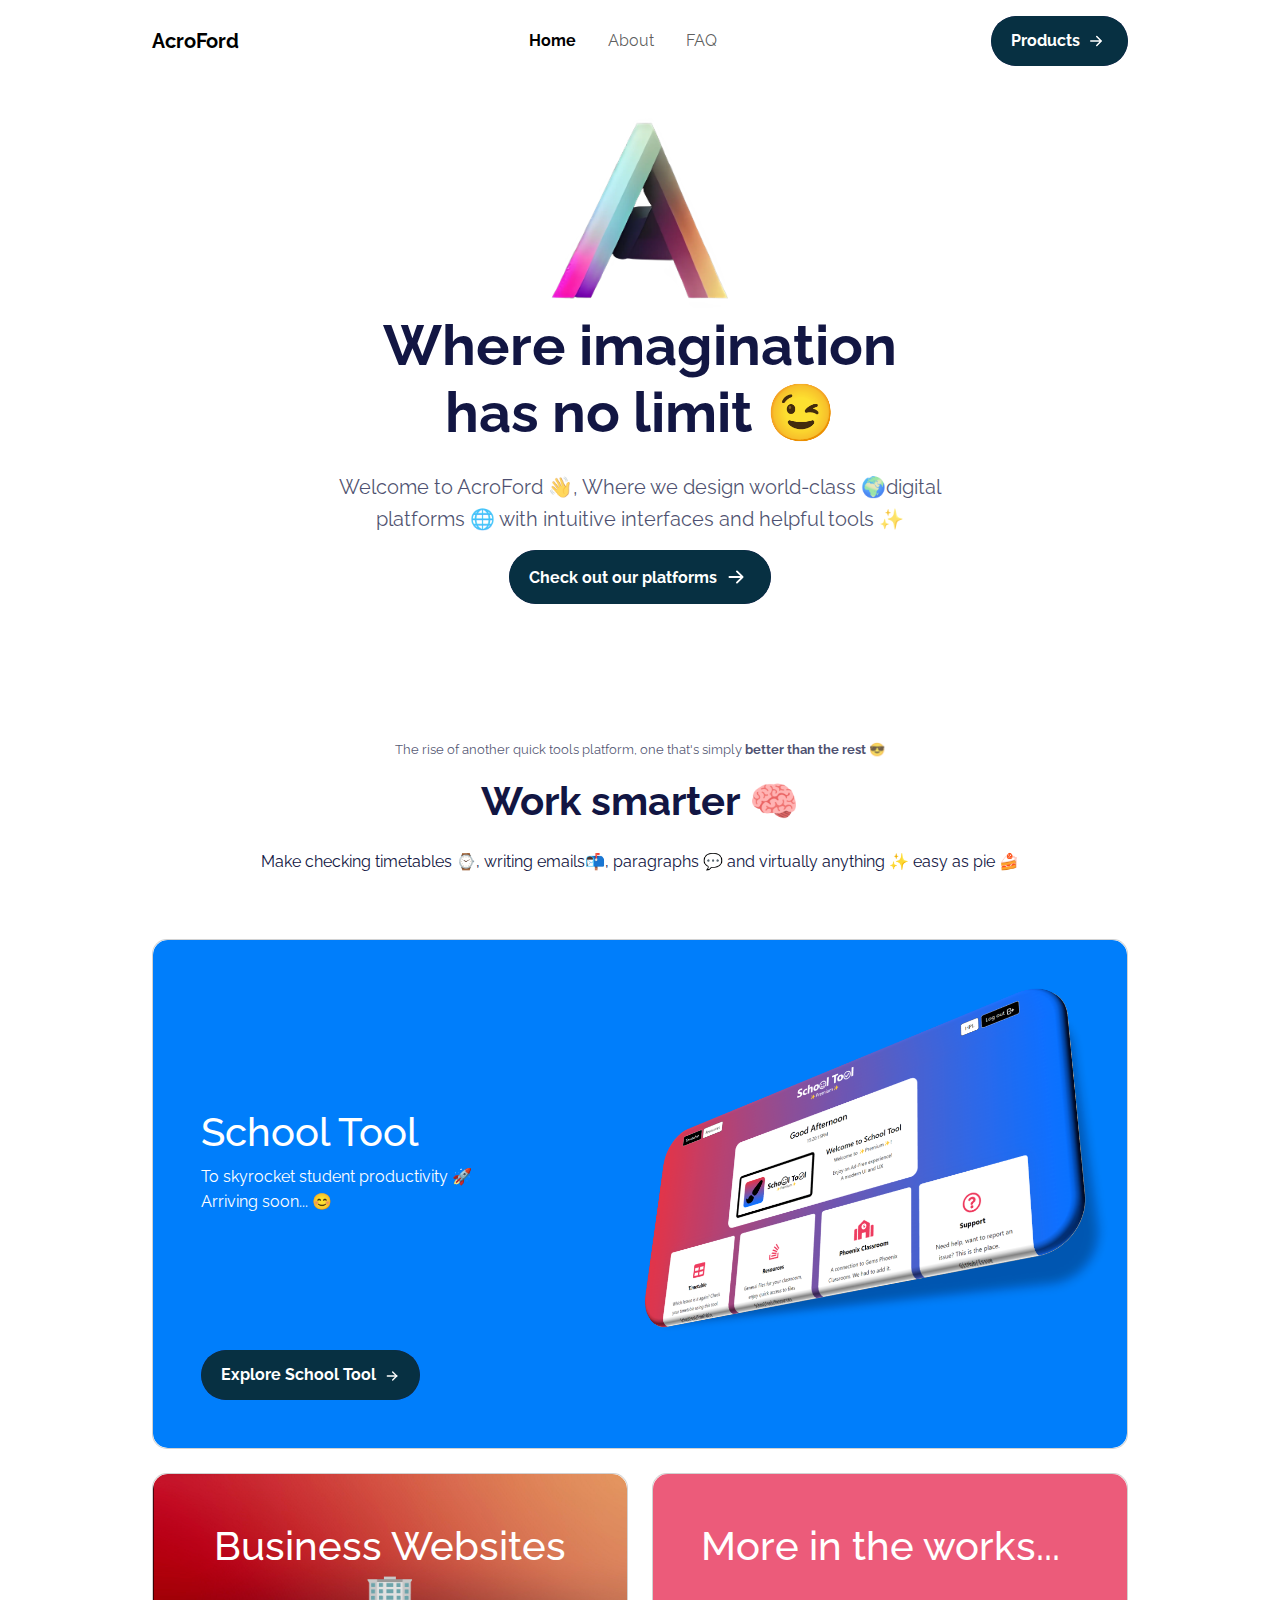
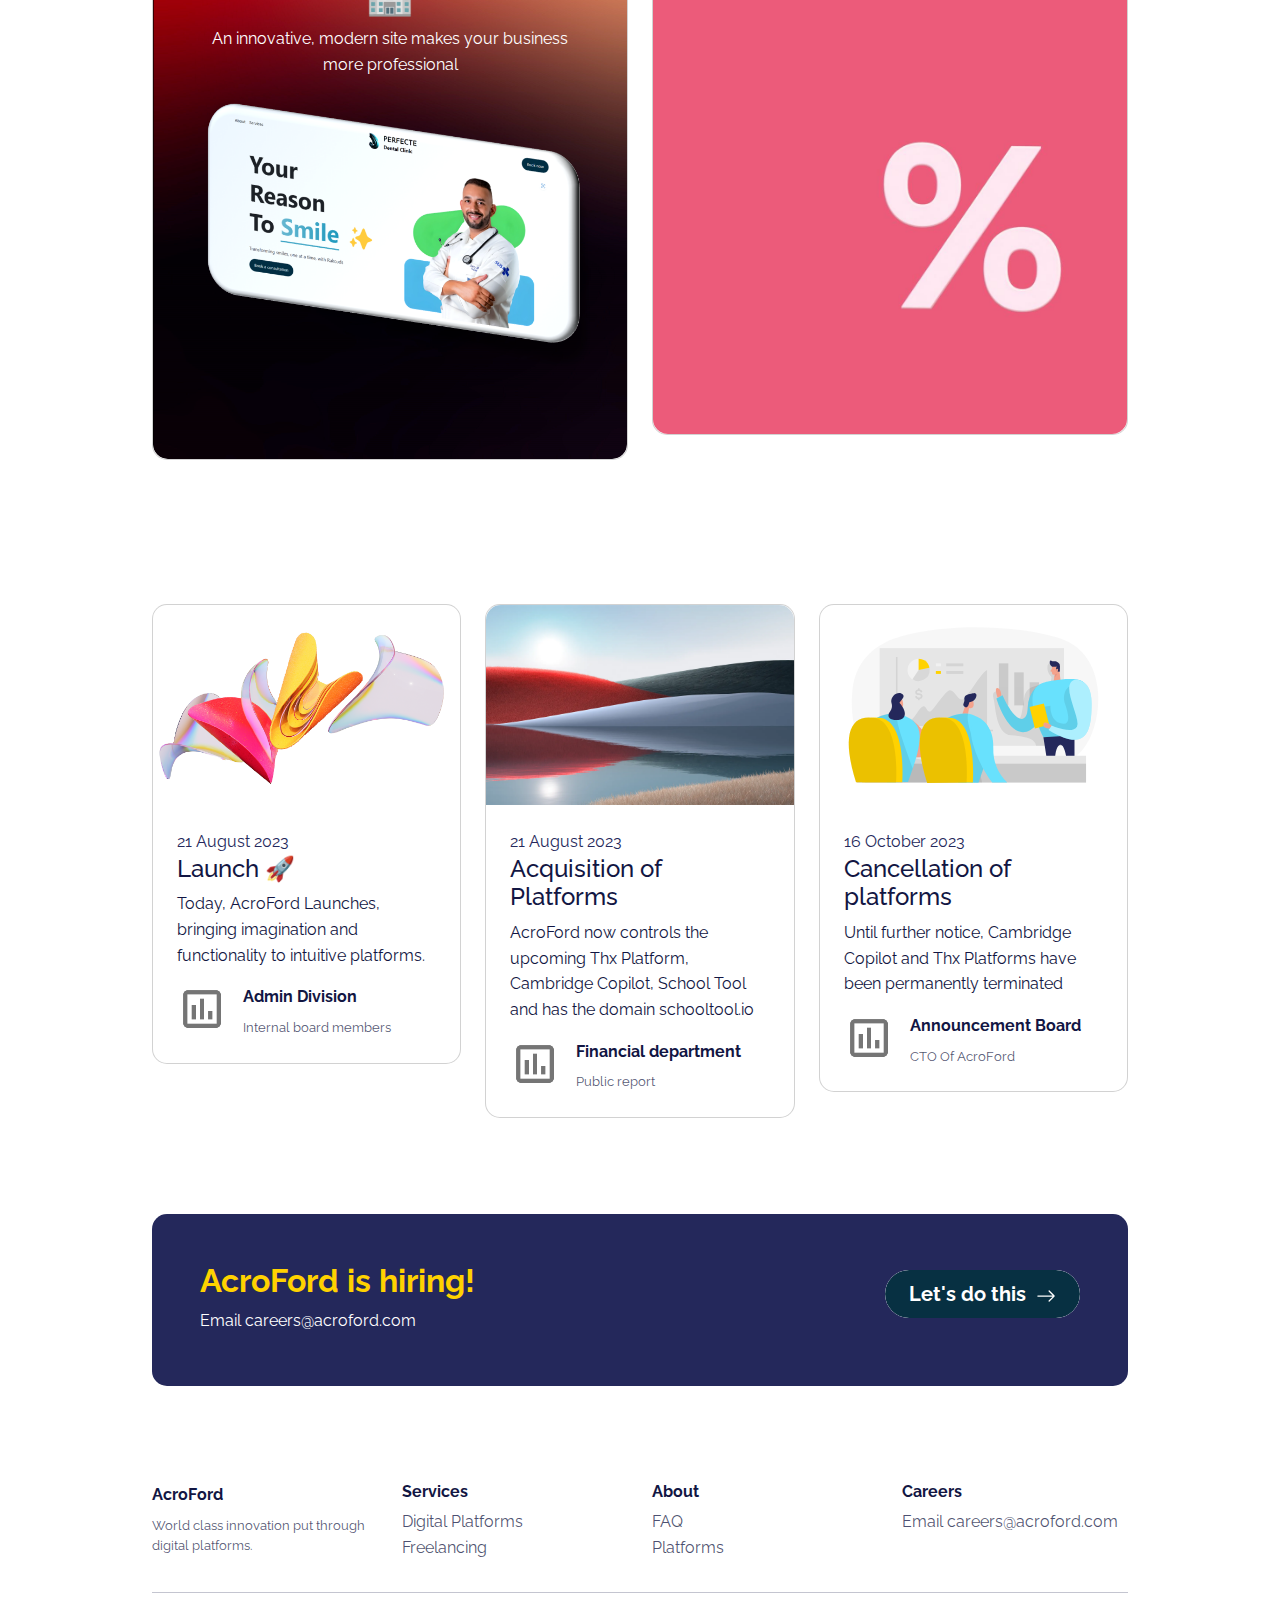
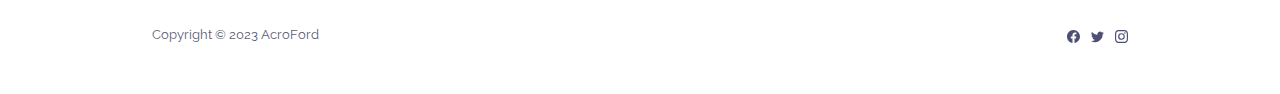
<file: index.html>
<!DOCTYPE html>
<html data-bs-theme="light" lang="en">

<head>
    <meta charset="utf-8">
    <meta name="viewport" content="width=device-width, initial-scale=1.0, shrink-to-fit=no">
    <title>Home - AcroFord</title>
    <link rel="canonical" href="https://acroford.com/">
    <meta property="og:url" content="https://acroford.com/">
    <meta name="twitter:description" content="Welcome to AcroFord 👋, Where we design world-class 🌍digital platforms 🌐 with intuitive interfaces and helpful tools ✨">
    <meta name="twitter:card" content="summary">
    <meta property="og:description" content="Welcome to AcroFord 👋, Where we design world-class 🌍digital platforms 🌐 with intuitive interfaces and helpful tools ✨">
    <meta property="og:image" content="https://acroford.com/assets/img/transaprent_crop.webp">
    <meta name="description" content="Welcome to AcroFord 👋, Where we design world-class 🌍digital platforms 🌐 with intuitive interfaces and helpful tools ✨">
    <meta property="og:type" content="website">
    <meta property="og:title" content="AcroFord">
    <meta name="twitter:image" content="https://acroford.com/assets/img/transaprent_crop.webp">
    <meta name="twitter:title" content="AcroFord">
    <script type="application/ld+json">
        {
            "@context": "http://schema.org",
            "@type": "WebSite",
            "name": "AcroFord",
            "url": "https://acroford.com"
        }
    </script>
    <link rel="icon" type="image/webp" sizes="1003x995" href="assets/img/transaprent_crop.webp?h=7d45ae5352a06a35289550f6f1497be0">
    <link rel="icon" type="image/webp" sizes="1003x995" href="assets/img/transaprent_crop.webp?h=7d45ae5352a06a35289550f6f1497be0">
    <link rel="icon" type="image/webp" sizes="1003x995" href="assets/img/transaprent_crop.webp?h=7d45ae5352a06a35289550f6f1497be0">
    <link rel="icon" type="image/webp" sizes="1003x995" href="assets/img/transaprent_crop.webp?h=7d45ae5352a06a35289550f6f1497be0">
    <link rel="icon" type="image/webp" sizes="1003x995" href="assets/img/transaprent_crop.webp?h=7d45ae5352a06a35289550f6f1497be0">
    <link rel="stylesheet" href="assets/bootstrap/css/bootstrap.min.css?h=5fe79462834491b3bde4026987c3b88c">
    <link rel="manifest" href="manifest.json?h=5b9cb1b5426cf9488c36864bbe4bce34">
    <link rel="stylesheet" href="https://fonts.googleapis.com/css?family=Raleway:300italic,400italic,600italic,700italic,800italic,400,300,600,700,800&amp;display=swap">
    <link rel="stylesheet" href="assets/css/aib.compiled.css?h=81d70c0f8d48d35d04683ec529545b32">
    <link rel="stylesheet" href="assets/css/Google-Products-Accordion-apps-accordion.css?h=39187c4619fb1a5404b2a87afbb16f09">
    <link rel="stylesheet" href="assets/css/gTexts.css?h=83496be6f24f2b9634b314231c01e137">
    <link rel="stylesheet" href="assets/css/style.css?h=6f5980ebb8321a48aae137829a4a16bb">
</head>

<body>
    <!-- Start: Navbar Centered Links -->
    <nav class="navbar navbar-expand-md sticky-top navbar-shrink py-3 navbar-light" id="mainNav">
        <div class="container"><a class="navbar-brand d-flex align-items-center" href="https://acroford.com"><span>AcroFord</span></a><button data-bs-toggle="collapse" class="navbar-toggler" data-bs-target="#navcol-2"><span class="visually-hidden">Toggle navigation</span><span class="navbar-toggler-icon"></span></button>
            <div class="collapse navbar-collapse" id="navcol-2">
                <ul class="navbar-nav mx-auto">
                    <li class="nav-item"><a class="nav-link active" href="index.html">Home</a></li>
                    <li class="nav-item"><a class="nav-link" href="platforms.html">About</a></li>
                    <li class="nav-item"><a class="nav-link" href="faq.html">FAQ</a></li>
                </ul><a class="btn btn-primary d-md-flex justify-content-md-center align-items-md-center aib" role="button" href="products.html">Products&nbsp;<svg xmlns="http://www.w3.org/2000/svg" width="1em" height="1em" fill="currentColor" viewBox="0 0 16 16" class="bi bi-arrow-right-short" style="font-size: 24px;">
                        <path fill-rule="evenodd" d="M4 8a.5.5 0 0 1 .5-.5h5.793L8.146 5.354a.5.5 0 1 1 .708-.708l3 3a.5.5 0 0 1 0 .708l-3 3a.5.5 0 0 1-.708-.708L10.293 8.5H4.5A.5.5 0 0 1 4 8z"></path>
                    </svg> </a>
            </div>
        </div>
    </nav><!-- End: Navbar Centered Links -->
    <header class="pt-5" style="padding-top: 15px!important;background: #ffffff;">
        <!-- Start: Hero Clean Reverse -->
        <div class="container pt-4 pt-xl-5" style="padding-top: 0px!Important;">
            <div class="row pt-5" style="padding-top: 1rem!important;padding-bottom: 2rem!important;">
                <div class="col-md-12 text-center d-flex justify-content-center align-items-center"><img src="assets/img/transaprent_crop.webp?h=7d45ae5352a06a35289550f6f1497be0" style="width: 12.5rem;height: auto;"></div>
                <div class="col-md-8 text-center mx-auto">
                    <div class="text-center" style="margin: 0px!Important;">
                        <h1 class="display-4 fw-bold mb-5" style="margin-bottom: 25px!important;">Where imagination has&nbsp;<span class="underline">no limit</span>&nbsp;😉</h1>
                        <p class="fs-5 text-muted mb-5" style="margin-bottom: 15px!Important;">Welcome to AcroFord 👋, Where we design world-class 🌍digital platforms 🌐 with intuitive interfaces and helpful tools ✨</p>
                    </div>
                    <div class="text-center d-md-flex justify-content-md-center" style="border-style: none;"><a class="btn btn-primary d-md-flex justify-content-md-center align-items-md-center aib" role="button" href="hub.html">Check out our platforms&nbsp;<svg xmlns="http://www.w3.org/2000/svg" width="1em" height="1em" fill="currentColor" viewBox="0 0 16 16" class="bi bi-arrow-right-short" style="font-size: 30px;">
                                <path fill-rule="evenodd" d="M4 8a.5.5 0 0 1 .5-.5h5.793L8.146 5.354a.5.5 0 1 1 .708-.708l3 3a.5.5 0 0 1 0 .708l-3 3a.5.5 0 0 1-.708-.708L10.293 8.5H4.5A.5.5 0 0 1 4 8z"></path>
                            </svg></a></div>
                </div>
            </div>
        </div><!-- End: Hero Clean Reverse -->
    </header>
    <section class="my-5 py-5">
        <!-- Start: 1 Row 1 Column -->
        <div class="container">
            <div class="row">
                <div class="col-md-12 text-center py-5" style="padding-top: 0px!Important;">
                    <p class="fw-bold text-muted"><span style="font-weight: normal !important;">The rise of another quick tools platform, one that's simply&nbsp;</span>better than the rest 😎</p>
                    <h3 class="display-6 fw-bold mb-4">Work smarter 🧠</h3>
                    <p>Make checking timetables ⌚, writing emails📬, paragraphs 💬 and virtually anything ✨ easy as pie 🍰</p>
                </div>
            </div>
        </div><!-- End: 1 Row 1 Column -->
        <!-- Start: 2 Rows 1+2 Columns -->
        <div class="container">
            <div class="row mb-4">
                <div class="col-md-12">
                    <div class="card text-white" style="overflow: hidden!important;border-radius: 15px!important;"><img class="card-img w-100 d-block d-none d-md-block rCard" src="assets/img/clipboard-image-1.png?h=1fd50bf1bf0408aa14f8f792346a901e" style="z-index: 1!important;border-radius: 15px!important;">
                        <div class="card-img-overlay d-flex flex-column align-items-start p-4 card-content-half p-xl-5">
                            <h4 class="fs-1 mt-md-auto" style="z-index: 1!important;">School Tool</h4>
                            <p style="z-index: 1!important;">To skyrocket student productivity 🚀<br>Arriving soon... 😊</p><button class="btn btn-primary mt-md-auto aib" type="button" style="border-radius: 10rem;">Explore School Tool&nbsp;&nbsp;<svg xmlns="http://www.w3.org/2000/svg" width="1em" height="1em" viewBox="0 0 24 24" stroke-width="2" stroke="currentColor" fill="none" stroke-linecap="round" stroke-linejoin="round" class="icon icon-tabler icon-tabler-arrow-right">
                                    <path stroke="none" d="M0 0h24v24H0z" fill="none"></path>
                                    <line x1="5" y1="12" x2="19" y2="12"></line>
                                    <line x1="13" y1="18" x2="19" y2="12"></line>
                                    <line x1="13" y1="6" x2="19" y2="12"></line>
                                </svg></button>
                        </div>
                    </div>
                </div>
            </div>
            <div class="row gy-4">
                <div class="col-md-6">
                    <div class="card text-white text-center rContainer" style="border-radius: 15px!Important;"><img class="card-img w-100 d-block rCard" src="assets/img/clipboard-image-8.png?h=300641c256735bcf4a1fdb81629e077e" style="border-radius: 15px!Important;">
                        <div class="card-img-overlay d-flex flex-column align-items-start p-4 p-xl-5">
                            <h4 class="fs-1 bringF">Business Websites🏢</h4>
                            <p style="z-index: 1!important;">An innovative, modern site makes your business more professional</p>
                        </div>
                    </div>
                </div>
                <div class="col-md-6">
                    <div class="card text-white" style="border-radius: 15px!Important;"><img class="card-img w-100 d-block" src="assets/img/rewards.jpeg?h=1a5994301ccf9c806421bd82a0a5124b" style="border-radius: 15px!Important;">
                        <div class="card-img-overlay d-flex flex-column align-items-start p-4 p-xl-5">
                            <h4 class="fs-1">More in the works...</h4>
                        </div>
                    </div>
                </div>
            </div>
        </div><!-- End: 2 Rows 1+2 Columns -->
    </section>
    <section>
        <!-- Start: Articles Cards -->
        <div class="container py-4 py-xl-5">
            <div class="row gy-4 row-cols-1 row-cols-md-2 row-cols-xl-3">
                <div class="col">
                    <div class="card" style="border-radius: 15px!important;"><img class="card-img-top w-100 d-block fit-cover" style="height: 200px;" src="assets/img/ms.png?h=72ec850d5e24375480744a997ad32124">
                        <div class="card-body p-4">
                            <p class="text-primary card-text mb-0">21 August 2023</p>
                            <h4 class="card-title">Launch 🚀</h4>
                            <p class="card-text">Today, AcroFord Launches, bringing imagination and functionality to intuitive platforms.</p>
                            <div class="d-flex"><img class="rounded-circle flex-shrink-0 me-3 fit-cover" width="50" height="50" src="assets/img/growth.png?h=9b0ab799a46dc5e723657378f6e35e2f">
                                <div>
                                    <p class="fw-bold mb-0">Admin Division</p>
                                    <p class="text-muted mb-0">Internal board members</p>
                                </div>
                            </div>
                        </div>
                    </div>
                </div>
                <div class="col">
                    <div class="card" style="border-radius: 15px!Important;"><img class="card-img-top w-100 d-block fit-cover" style="height: 200px;border-top-left-radius: 15px!important;border-top-right-radius: 15px!Important;" src="assets/img/xx.webp?h=ccbd730189ea00f39be48a4690f900be">
                        <div class="card-body p-4">
                            <p class="text-primary card-text mb-0">21 August 2023</p>
                            <h4 class="card-title">Acquisition of Platforms</h4>
                            <p class="card-text">AcroFord now controls the upcoming Thx Platform, Cambridge Copilot, School Tool and has the domain schooltool.io</p>
                            <div class="d-flex"><img class="rounded-circle flex-shrink-0 me-3 fit-cover" width="50" height="50" src="assets/img/growth.png?h=9b0ab799a46dc5e723657378f6e35e2f">
                                <div>
                                    <p class="fw-bold mb-0">Financial department</p>
                                    <p class="text-muted mb-0">Public report</p>
                                </div>
                            </div>
                        </div>
                    </div>
                </div>
                <div class="col">
                    <div class="card" style="border-radius: 15px!Important;"><img class="card-img-top w-100 d-block fit-cover" style="height: 200px;border-top-left-radius: 15px!important;border-top-right-radius: 15px!Important;" src="assets/img/illustrations/presentation.svg?h=a949db52f9d6c50dd266e4eb5044d95a">
                        <div class="card-body p-4">
                            <p class="text-primary card-text mb-0">16 October 2023</p>
                            <h4 class="card-title">Cancellation of platforms</h4>
                            <p class="card-text">Until further notice, Cambridge Copilot and Thx Platforms have been permanently terminated</p>
                            <div class="d-flex"><img class="rounded-circle flex-shrink-0 me-3 fit-cover" width="50" height="50" src="assets/img/growth.png?h=9b0ab799a46dc5e723657378f6e35e2f">
                                <div>
                                    <p class="fw-bold mb-0">Announcement Board</p>
                                    <p class="text-muted mb-0">CTO Of AcroFord</p>
                                </div>
                            </div>
                        </div>
                    </div>
                </div>
            </div>
        </div><!-- End: Articles Cards -->
    </section><!-- Start: Contact Us Banner -->
    <section class="py-4 py-xl-5">
        <div class="container">
            <div class="text-white bg-primary border rounded border-0 border-primary d-flex flex-column justify-content-between flex-lg-row p-4 p-md-5" style="border-radius: 15px!important;">
                <div class="pb-2 pb-lg-1">
                    <h2 class="fw-bold text-secondary mb-2">AcroFord is hiring!</h2>
                    <p class="mb-0">Email careers@acroford.com</p>
                </div>
                <div class="my-2"><a class="btn btn-light fs-5 py-2 px-4 aib" role="button" href="mailto:careers@acroford.com" style="border-style: none!important;border-radius: 10rem!important;">Let's do this&nbsp;&nbsp;<svg xmlns="http://www.w3.org/2000/svg" width="1em" height="1em" fill="currentColor" viewBox="0 0 16 16" class="bi bi-arrow-right">
                            <path fill-rule="evenodd" d="M1 8a.5.5 0 0 1 .5-.5h11.793l-3.147-3.146a.5.5 0 0 1 .708-.708l4 4a.5.5 0 0 1 0 .708l-4 4a.5.5 0 0 1-.708-.708L13.293 8.5H1.5A.5.5 0 0 1 1 8z"></path>
                        </svg></a></div>
            </div>
        </div>
    </section><!-- End: Contact Us Banner -->
    <!-- Start: Footer Multi Column -->
    <footer>
        <div class="container py-4 py-lg-5">
            <div class="row row-cols-2 row-cols-md-4">
                <!-- Start: Social Icons -->
                <div class="col-12 col-md-3">
                    <div class="fw-bold d-flex align-items-center mb-2"><span>AcroFord</span></div>
                    <p class="text-muted">World class innovation put through digital platforms.</p>
                </div><!-- End: Social Icons -->
                <!-- Start: Services -->
                <div class="col-sm-4 col-md-3 text-lg-start d-flex flex-column">
                    <h3 class="fs-6 fw-bold">Services</h3>
                    <ul class="list-unstyled">
                        <li><a href="#">Digital Platforms</a></li>
                        <li><a href="#">Freelancing</a></li>
                    </ul>
                </div><!-- End: Services -->
                <!-- Start: About -->
                <div class="col-sm-4 col-md-3 text-lg-start d-flex flex-column">
                    <h3 class="fs-6 fw-bold">About</h3>
                    <ul class="list-unstyled">
                        <li><a href="#">FAQ</a></li>
                        <li><a href="#">Platforms</a></li>
                    </ul>
                </div><!-- End: About -->
                <!-- Start: Careers -->
                <div class="col-sm-4 col-md-3 text-lg-start d-flex flex-column">
                    <h3 class="fs-6 fw-bold">Careers</h3>
                    <ul class="list-unstyled">
                        <li><a href="mailto:careers@acroford.com">Email careers@acroford.com</a></li>
                    </ul>
                </div><!-- End: Careers -->
            </div>
            <hr>
            <div class="text-muted d-flex justify-content-between align-items-center pt-3">
                <p class="mb-0">Copyright © 2023 AcroFord</p>
                <ul class="list-inline mb-0">
                    <li class="list-inline-item"><svg xmlns="http://www.w3.org/2000/svg" width="1em" height="1em" fill="currentColor" viewBox="0 0 16 16" class="bi bi-facebook">
                            <path d="M16 8.049c0-4.446-3.582-8.05-8-8.05C3.58 0-.002 3.603-.002 8.05c0 4.017 2.926 7.347 6.75 7.951v-5.625h-2.03V8.05H6.75V6.275c0-2.017 1.195-3.131 3.022-3.131.876 0 1.791.157 1.791.157v1.98h-1.009c-.993 0-1.303.621-1.303 1.258v1.51h2.218l-.354 2.326H9.25V16c3.824-.604 6.75-3.934 6.75-7.951z"></path>
                        </svg></li>
                    <li class="list-inline-item"><svg xmlns="http://www.w3.org/2000/svg" width="1em" height="1em" fill="currentColor" viewBox="0 0 16 16" class="bi bi-twitter">
                            <path d="M5.026 15c6.038 0 9.341-5.003 9.341-9.334 0-.14 0-.282-.006-.422A6.685 6.685 0 0 0 16 3.542a6.658 6.658 0 0 1-1.889.518 3.301 3.301 0 0 0 1.447-1.817 6.533 6.533 0 0 1-2.087.793A3.286 3.286 0 0 0 7.875 6.03a9.325 9.325 0 0 1-6.767-3.429 3.289 3.289 0 0 0 1.018 4.382A3.323 3.323 0 0 1 .64 6.575v.045a3.288 3.288 0 0 0 2.632 3.218 3.203 3.203 0 0 1-.865.115 3.23 3.23 0 0 1-.614-.057 3.283 3.283 0 0 0 3.067 2.277A6.588 6.588 0 0 1 .78 13.58a6.32 6.32 0 0 1-.78-.045A9.344 9.344 0 0 0 5.026 15z"></path>
                        </svg></li>
                    <li class="list-inline-item"><svg xmlns="http://www.w3.org/2000/svg" width="1em" height="1em" fill="currentColor" viewBox="0 0 16 16" class="bi bi-instagram">
                            <path d="M8 0C5.829 0 5.556.01 4.703.048 3.85.088 3.269.222 2.76.42a3.917 3.917 0 0 0-1.417.923A3.927 3.927 0 0 0 .42 2.76C.222 3.268.087 3.85.048 4.7.01 5.555 0 5.827 0 8.001c0 2.172.01 2.444.048 3.297.04.852.174 1.433.372 1.942.205.526.478.972.923 1.417.444.445.89.719 1.416.923.51.198 1.09.333 1.942.372C5.555 15.99 5.827 16 8 16s2.444-.01 3.298-.048c.851-.04 1.434-.174 1.943-.372a3.916 3.916 0 0 0 1.416-.923c.445-.445.718-.891.923-1.417.197-.509.332-1.09.372-1.942C15.99 10.445 16 10.173 16 8s-.01-2.445-.048-3.299c-.04-.851-.175-1.433-.372-1.941a3.926 3.926 0 0 0-.923-1.417A3.911 3.911 0 0 0 13.24.42c-.51-.198-1.092-.333-1.943-.372C10.443.01 10.172 0 7.998 0h.003zm-.717 1.442h.718c2.136 0 2.389.007 3.232.046.78.035 1.204.166 1.486.275.373.145.64.319.92.599.28.28.453.546.598.92.11.281.24.705.275 1.485.039.843.047 1.096.047 3.231s-.008 2.389-.047 3.232c-.035.78-.166 1.203-.275 1.485a2.47 2.47 0 0 1-.599.919c-.28.28-.546.453-.92.598-.28.11-.704.24-1.485.276-.843.038-1.096.047-3.232.047s-2.39-.009-3.233-.047c-.78-.036-1.203-.166-1.485-.276a2.478 2.478 0 0 1-.92-.598 2.48 2.48 0 0 1-.6-.92c-.109-.281-.24-.705-.275-1.485-.038-.843-.046-1.096-.046-3.233 0-2.136.008-2.388.046-3.231.036-.78.166-1.204.276-1.486.145-.373.319-.64.599-.92.28-.28.546-.453.92-.598.282-.11.705-.24 1.485-.276.738-.034 1.024-.044 2.515-.045v.002zm4.988 1.328a.96.96 0 1 0 0 1.92.96.96 0 0 0 0-1.92zm-4.27 1.122a4.109 4.109 0 1 0 0 8.217 4.109 4.109 0 0 0 0-8.217zm0 1.441a2.667 2.667 0 1 1 0 5.334 2.667 2.667 0 0 1 0-5.334z"></path>
                        </svg></li>
                </ul>
            </div>
        </div>
    </footer><!-- End: Footer Multi Column -->
    <script src="assets/bootstrap/js/bootstrap.min.js?h=e55bde7d6e36ebf17ba0b8c1e80e4065"></script>
    <script src="assets/js/bs-init.js?h=c7d551e56109722aa0f77cad2cadf587"></script>
    <script src="assets/js/gtag.js?h=e6b0e4da2b6ff87bc99f9ee61e148002"></script>
    <script src="https://www.googletagmanager.com/gtag/js?id=G-E9DHJ6W2RZ"></script>
    <script src="assets/js/startup-modern.js?h=860a1ecddc64fd24c02f2fc109343dbd"></script>
</body>

</html>
</file>
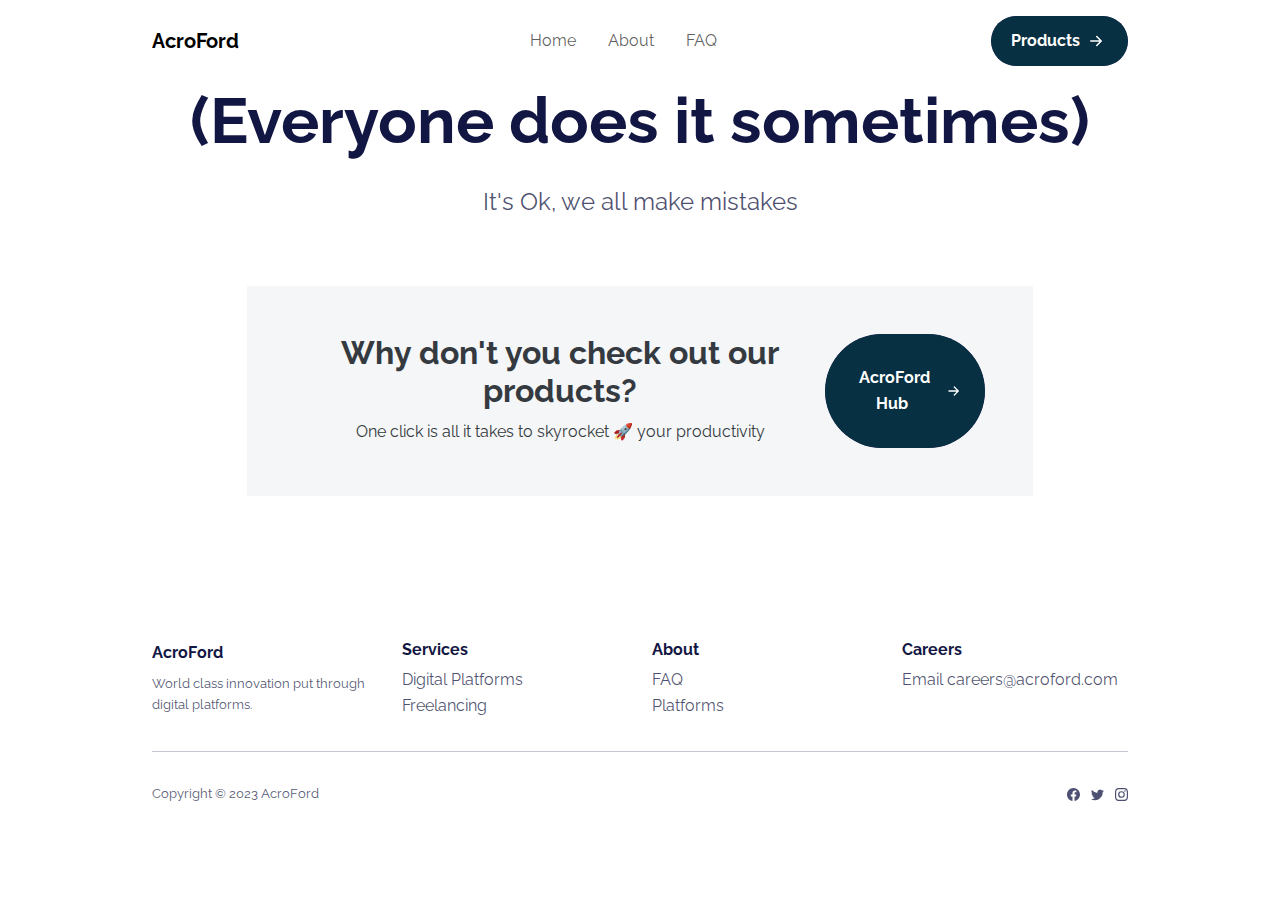
<file: 404-a.html>
<!DOCTYPE html>
<html data-bs-theme="light" lang="en">

<head>
    <meta charset="utf-8">
    <meta name="viewport" content="width=device-width, initial-scale=1.0, shrink-to-fit=no">
    <title>Page Not Found - AcroFord</title>
    <link rel="canonical" href="https://acroford.com/404-a.html">
    <meta property="og:url" content="https://acroford.com/404-a.html">
    <meta name="twitter:description" content="Welcome to AcroFord 👋, Where we design world-class 🌍digital platforms 🌐 with intuitive interfaces and helpful tools ✨">
    <meta name="twitter:card" content="summary">
    <meta property="og:description" content="Welcome to AcroFord 👋, Where we design world-class 🌍digital platforms 🌐 with intuitive interfaces and helpful tools ✨">
    <meta property="og:image" content="https://acroford.com/assets/img/transaprent_crop.webp">
    <meta name="description" content="Welcome to AcroFord 👋, Where we design world-class 🌍digital platforms 🌐 with intuitive interfaces and helpful tools ✨">
    <meta property="og:type" content="website">
    <meta property="og:title" content="AcroFord">
    <meta name="twitter:image" content="https://acroford.com/assets/img/transaprent_crop.webp">
    <meta name="twitter:title" content="AcroFord">
    <link rel="icon" type="image/webp" sizes="1003x995" href="assets/img/transaprent_crop.webp?h=7d45ae5352a06a35289550f6f1497be0">
    <link rel="icon" type="image/webp" sizes="1003x995" href="assets/img/transaprent_crop.webp?h=7d45ae5352a06a35289550f6f1497be0">
    <link rel="icon" type="image/webp" sizes="1003x995" href="assets/img/transaprent_crop.webp?h=7d45ae5352a06a35289550f6f1497be0">
    <link rel="icon" type="image/webp" sizes="1003x995" href="assets/img/transaprent_crop.webp?h=7d45ae5352a06a35289550f6f1497be0">
    <link rel="icon" type="image/webp" sizes="1003x995" href="assets/img/transaprent_crop.webp?h=7d45ae5352a06a35289550f6f1497be0">
    <link rel="stylesheet" href="assets/bootstrap/css/bootstrap.min.css?h=5fe79462834491b3bde4026987c3b88c">
    <link rel="manifest" href="manifest.json?h=5b9cb1b5426cf9488c36864bbe4bce34">
    <link rel="stylesheet" href="https://fonts.googleapis.com/css?family=Raleway:300italic,400italic,600italic,700italic,800italic,400,300,600,700,800&amp;display=swap">
    <link rel="stylesheet" href="assets/css/aib.compiled.css?h=81d70c0f8d48d35d04683ec529545b32">
    <link rel="stylesheet" href="assets/css/Google-Products-Accordion-apps-accordion.css?h=39187c4619fb1a5404b2a87afbb16f09">
    <link rel="stylesheet" href="assets/css/gTexts.css?h=83496be6f24f2b9634b314231c01e137">
    <link rel="stylesheet" href="assets/css/style.css?h=6f5980ebb8321a48aae137829a4a16bb">
</head>

<body>
    <!-- Start: Navbar Centered Links -->
    <nav class="navbar navbar-expand-md sticky-top navbar-shrink py-3 navbar-light" id="mainNav">
        <div class="container"><a class="navbar-brand d-flex align-items-center" href="https://acroford.com"><span>AcroFord</span></a><button data-bs-toggle="collapse" class="navbar-toggler" data-bs-target="#navcol-2"><span class="visually-hidden">Toggle navigation</span><span class="navbar-toggler-icon"></span></button>
            <div class="collapse navbar-collapse" id="navcol-2">
                <ul class="navbar-nav mx-auto">
                    <li class="nav-item"><a class="nav-link" href="index.html">Home</a></li>
                    <li class="nav-item"><a class="nav-link" href="platforms.html">About</a></li>
                    <li class="nav-item"><a class="nav-link" href="faq.html">FAQ</a></li>
                </ul><a class="btn btn-primary d-md-flex justify-content-md-center align-items-md-center aib" role="button" href="products.html">Products&nbsp;<svg xmlns="http://www.w3.org/2000/svg" width="1em" height="1em" fill="currentColor" viewBox="0 0 16 16" class="bi bi-arrow-right-short" style="font-size: 24px;">
                        <path fill-rule="evenodd" d="M4 8a.5.5 0 0 1 .5-.5h5.793L8.146 5.354a.5.5 0 1 1 .708-.708l3 3a.5.5 0 0 1 0 .708l-3 3a.5.5 0 0 1-.708-.708L10.293 8.5H4.5A.5.5 0 0 1 4 8z"></path>
                    </svg> </a>
            </div>
        </div>
    </nav><!-- End: Navbar Centered Links -->
    <section class="py-5 mt-5" style="margin-top: 0px!Important;padding-top: 0px!Important;">
        <div class="container">
            <div class="row row-cols-1 d-flex justify-content-center align-items-center">
                <div class="col text-center">
                    <h2 class="display-3 fw-bold mb-4">(Everyone does it sometimes)</h2>
                    <p class="fs-4 text-muted">It's Ok, we all make mistakes</p>
                </div>
                <div class="col-md-10 text-center">
                    <!-- Start: Banner Light -->
                    <section class="py-4 py-xl-5">
                        <div class="container">
                            <div class="text-dark bg-light border rounded border-0 border-light d-flex flex-column justify-content-between flex-lg-row p-4 p-md-5">
                                <div class="pb-2 pb-lg-1">
                                    <h2 class="fw-bold mb-2">Why don't you check out our products?</h2>
                                    <p class="mb-0">One click is all it takes to skyrocket 🚀 your productivity</p>
                                </div><a class="btn btn-primary d-md-flex justify-content-md-center align-items-md-center aib" role="button" href="hub.html">AcroFord Hub&nbsp;<svg xmlns="http://www.w3.org/2000/svg" width="1em" height="1em" fill="currentColor" viewBox="0 0 16 16" class="bi bi-arrow-right-short" style="font-size: 24px;">
                                        <path fill-rule="evenodd" d="M4 8a.5.5 0 0 1 .5-.5h5.793L8.146 5.354a.5.5 0 1 1 .708-.708l3 3a.5.5 0 0 1 0 .708l-3 3a.5.5 0 0 1-.708-.708L10.293 8.5H4.5A.5.5 0 0 1 4 8z"></path>
                                    </svg> </a>
                            </div>
                        </div>
                    </section><!-- End: Banner Light -->
                </div>
            </div>
        </div>
    </section><!-- Start: Footer Multi Column -->
    <footer>
        <div class="container py-4 py-lg-5">
            <div class="row row-cols-2 row-cols-md-4">
                <!-- Start: Social Icons -->
                <div class="col-12 col-md-3">
                    <div class="fw-bold d-flex align-items-center mb-2"><span>AcroFord</span></div>
                    <p class="text-muted">World class innovation put through digital platforms.</p>
                </div><!-- End: Social Icons -->
                <!-- Start: Services -->
                <div class="col-sm-4 col-md-3 text-lg-start d-flex flex-column">
                    <h3 class="fs-6 fw-bold">Services</h3>
                    <ul class="list-unstyled">
                        <li><a href="#">Digital Platforms</a></li>
                        <li><a href="#">Freelancing</a></li>
                    </ul>
                </div><!-- End: Services -->
                <!-- Start: About -->
                <div class="col-sm-4 col-md-3 text-lg-start d-flex flex-column">
                    <h3 class="fs-6 fw-bold">About</h3>
                    <ul class="list-unstyled">
                        <li><a href="#">FAQ</a></li>
                        <li><a href="#">Platforms</a></li>
                    </ul>
                </div><!-- End: About -->
                <!-- Start: Careers -->
                <div class="col-sm-4 col-md-3 text-lg-start d-flex flex-column">
                    <h3 class="fs-6 fw-bold">Careers</h3>
                    <ul class="list-unstyled">
                        <li><a href="mailto:careers@acroford.com">Email careers@acroford.com</a></li>
                    </ul>
                </div><!-- End: Careers -->
            </div>
            <hr>
            <div class="text-muted d-flex justify-content-between align-items-center pt-3">
                <p class="mb-0">Copyright © 2023 AcroFord</p>
                <ul class="list-inline mb-0">
                    <li class="list-inline-item"><svg xmlns="http://www.w3.org/2000/svg" width="1em" height="1em" fill="currentColor" viewBox="0 0 16 16" class="bi bi-facebook">
                            <path d="M16 8.049c0-4.446-3.582-8.05-8-8.05C3.58 0-.002 3.603-.002 8.05c0 4.017 2.926 7.347 6.75 7.951v-5.625h-2.03V8.05H6.75V6.275c0-2.017 1.195-3.131 3.022-3.131.876 0 1.791.157 1.791.157v1.98h-1.009c-.993 0-1.303.621-1.303 1.258v1.51h2.218l-.354 2.326H9.25V16c3.824-.604 6.75-3.934 6.75-7.951z"></path>
                        </svg></li>
                    <li class="list-inline-item"><svg xmlns="http://www.w3.org/2000/svg" width="1em" height="1em" fill="currentColor" viewBox="0 0 16 16" class="bi bi-twitter">
                            <path d="M5.026 15c6.038 0 9.341-5.003 9.341-9.334 0-.14 0-.282-.006-.422A6.685 6.685 0 0 0 16 3.542a6.658 6.658 0 0 1-1.889.518 3.301 3.301 0 0 0 1.447-1.817 6.533 6.533 0 0 1-2.087.793A3.286 3.286 0 0 0 7.875 6.03a9.325 9.325 0 0 1-6.767-3.429 3.289 3.289 0 0 0 1.018 4.382A3.323 3.323 0 0 1 .64 6.575v.045a3.288 3.288 0 0 0 2.632 3.218 3.203 3.203 0 0 1-.865.115 3.23 3.23 0 0 1-.614-.057 3.283 3.283 0 0 0 3.067 2.277A6.588 6.588 0 0 1 .78 13.58a6.32 6.32 0 0 1-.78-.045A9.344 9.344 0 0 0 5.026 15z"></path>
                        </svg></li>
                    <li class="list-inline-item"><svg xmlns="http://www.w3.org/2000/svg" width="1em" height="1em" fill="currentColor" viewBox="0 0 16 16" class="bi bi-instagram">
                            <path d="M8 0C5.829 0 5.556.01 4.703.048 3.85.088 3.269.222 2.76.42a3.917 3.917 0 0 0-1.417.923A3.927 3.927 0 0 0 .42 2.76C.222 3.268.087 3.85.048 4.7.01 5.555 0 5.827 0 8.001c0 2.172.01 2.444.048 3.297.04.852.174 1.433.372 1.942.205.526.478.972.923 1.417.444.445.89.719 1.416.923.51.198 1.09.333 1.942.372C5.555 15.99 5.827 16 8 16s2.444-.01 3.298-.048c.851-.04 1.434-.174 1.943-.372a3.916 3.916 0 0 0 1.416-.923c.445-.445.718-.891.923-1.417.197-.509.332-1.09.372-1.942C15.99 10.445 16 10.173 16 8s-.01-2.445-.048-3.299c-.04-.851-.175-1.433-.372-1.941a3.926 3.926 0 0 0-.923-1.417A3.911 3.911 0 0 0 13.24.42c-.51-.198-1.092-.333-1.943-.372C10.443.01 10.172 0 7.998 0h.003zm-.717 1.442h.718c2.136 0 2.389.007 3.232.046.78.035 1.204.166 1.486.275.373.145.64.319.92.599.28.28.453.546.598.92.11.281.24.705.275 1.485.039.843.047 1.096.047 3.231s-.008 2.389-.047 3.232c-.035.78-.166 1.203-.275 1.485a2.47 2.47 0 0 1-.599.919c-.28.28-.546.453-.92.598-.28.11-.704.24-1.485.276-.843.038-1.096.047-3.232.047s-2.39-.009-3.233-.047c-.78-.036-1.203-.166-1.485-.276a2.478 2.478 0 0 1-.92-.598 2.48 2.48 0 0 1-.6-.92c-.109-.281-.24-.705-.275-1.485-.038-.843-.046-1.096-.046-3.233 0-2.136.008-2.388.046-3.231.036-.78.166-1.204.276-1.486.145-.373.319-.64.599-.92.28-.28.546-.453.92-.598.282-.11.705-.24 1.485-.276.738-.034 1.024-.044 2.515-.045v.002zm4.988 1.328a.96.96 0 1 0 0 1.92.96.96 0 0 0 0-1.92zm-4.27 1.122a4.109 4.109 0 1 0 0 8.217 4.109 4.109 0 0 0 0-8.217zm0 1.441a2.667 2.667 0 1 1 0 5.334 2.667 2.667 0 0 1 0-5.334z"></path>
                        </svg></li>
                </ul>
            </div>
        </div>
    </footer><!-- End: Footer Multi Column -->
    <script src="assets/bootstrap/js/bootstrap.min.js?h=e55bde7d6e36ebf17ba0b8c1e80e4065"></script>
    <script src="assets/js/bs-init.js?h=c7d551e56109722aa0f77cad2cadf587"></script>
    <script src="assets/js/gtag.js?h=e6b0e4da2b6ff87bc99f9ee61e148002"></script>
    <script src="https://www.googletagmanager.com/gtag/js?id=G-E9DHJ6W2RZ"></script>
    <script src="assets/js/startup-modern.js?h=860a1ecddc64fd24c02f2fc109343dbd"></script>
</body>

</html>
</file>
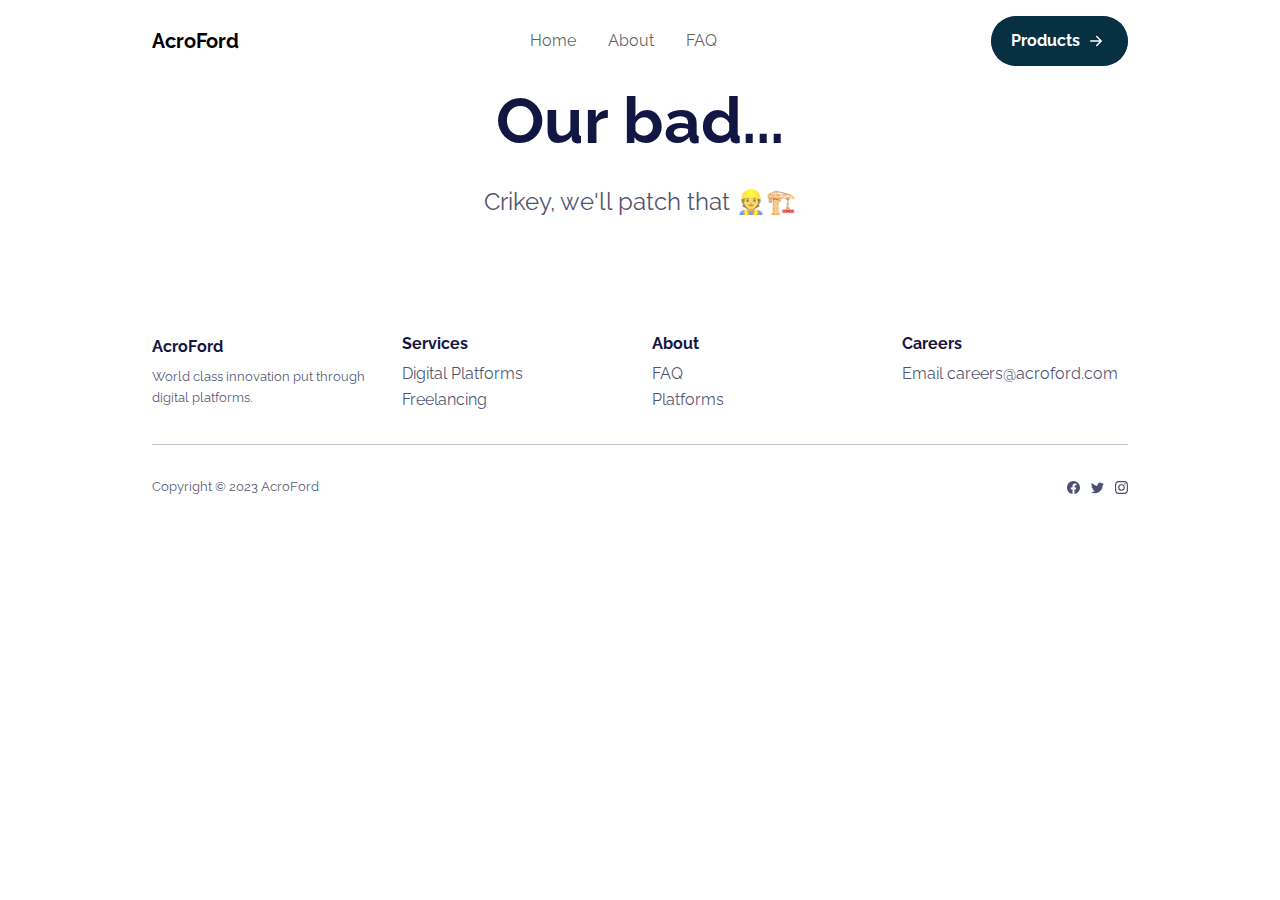
<file: 404-b.html>
<!DOCTYPE html>
<html data-bs-theme="light" lang="en">

<head>
    <meta charset="utf-8">
    <meta name="viewport" content="width=device-width, initial-scale=1.0, shrink-to-fit=no">
    <title>Page Not Found - AcroFord</title>
    <link rel="canonical" href="https://acroford.com/404-b.html">
    <meta property="og:url" content="https://acroford.com/404-b.html">
    <meta name="twitter:description" content="Welcome to AcroFord 👋, Where we design world-class 🌍digital platforms 🌐 with intuitive interfaces and helpful tools ✨">
    <meta name="twitter:card" content="summary">
    <meta property="og:description" content="Welcome to AcroFord 👋, Where we design world-class 🌍digital platforms 🌐 with intuitive interfaces and helpful tools ✨">
    <meta property="og:image" content="https://acroford.com/assets/img/transaprent_crop.webp">
    <meta name="description" content="Welcome to AcroFord 👋, Where we design world-class 🌍digital platforms 🌐 with intuitive interfaces and helpful tools ✨">
    <meta property="og:type" content="website">
    <meta property="og:title" content="AcroFord">
    <meta name="twitter:image" content="https://acroford.com/assets/img/transaprent_crop.webp">
    <meta name="twitter:title" content="AcroFord">
    <link rel="icon" type="image/webp" sizes="1003x995" href="assets/img/transaprent_crop.webp?h=7d45ae5352a06a35289550f6f1497be0">
    <link rel="icon" type="image/webp" sizes="1003x995" href="assets/img/transaprent_crop.webp?h=7d45ae5352a06a35289550f6f1497be0">
    <link rel="icon" type="image/webp" sizes="1003x995" href="assets/img/transaprent_crop.webp?h=7d45ae5352a06a35289550f6f1497be0">
    <link rel="icon" type="image/webp" sizes="1003x995" href="assets/img/transaprent_crop.webp?h=7d45ae5352a06a35289550f6f1497be0">
    <link rel="icon" type="image/webp" sizes="1003x995" href="assets/img/transaprent_crop.webp?h=7d45ae5352a06a35289550f6f1497be0">
    <link rel="stylesheet" href="assets/bootstrap/css/bootstrap.min.css?h=5fe79462834491b3bde4026987c3b88c">
    <link rel="manifest" href="manifest.json?h=5b9cb1b5426cf9488c36864bbe4bce34">
    <link rel="stylesheet" href="https://fonts.googleapis.com/css?family=Raleway:300italic,400italic,600italic,700italic,800italic,400,300,600,700,800&amp;display=swap">
    <link rel="stylesheet" href="assets/css/aib.compiled.css?h=81d70c0f8d48d35d04683ec529545b32">
    <link rel="stylesheet" href="assets/css/Google-Products-Accordion-apps-accordion.css?h=39187c4619fb1a5404b2a87afbb16f09">
    <link rel="stylesheet" href="assets/css/gTexts.css?h=83496be6f24f2b9634b314231c01e137">
    <link rel="stylesheet" href="assets/css/style.css?h=6f5980ebb8321a48aae137829a4a16bb">
</head>

<body>
    <!-- Start: Navbar Centered Links -->
    <nav class="navbar navbar-expand-md sticky-top navbar-shrink py-3 navbar-light" id="mainNav">
        <div class="container"><a class="navbar-brand d-flex align-items-center" href="https://acroford.com"><span>AcroFord</span></a><button data-bs-toggle="collapse" class="navbar-toggler" data-bs-target="#navcol-2"><span class="visually-hidden">Toggle navigation</span><span class="navbar-toggler-icon"></span></button>
            <div class="collapse navbar-collapse" id="navcol-2">
                <ul class="navbar-nav mx-auto">
                    <li class="nav-item"><a class="nav-link" href="index.html">Home</a></li>
                    <li class="nav-item"><a class="nav-link" href="platforms.html">About</a></li>
                    <li class="nav-item"><a class="nav-link" href="faq.html">FAQ</a></li>
                </ul><a class="btn btn-primary d-md-flex justify-content-md-center align-items-md-center aib" role="button" href="products.html">Products&nbsp;<svg xmlns="http://www.w3.org/2000/svg" width="1em" height="1em" fill="currentColor" viewBox="0 0 16 16" class="bi bi-arrow-right-short" style="font-size: 24px;">
                        <path fill-rule="evenodd" d="M4 8a.5.5 0 0 1 .5-.5h5.793L8.146 5.354a.5.5 0 1 1 .708-.708l3 3a.5.5 0 0 1 0 .708l-3 3a.5.5 0 0 1-.708-.708L10.293 8.5H4.5A.5.5 0 0 1 4 8z"></path>
                    </svg> </a>
            </div>
        </div>
    </nav><!-- End: Navbar Centered Links -->
    <section class="py-5 mt-5" style="margin-top: 0px!Important;padding-top: 0px!Important;">
        <div class="container">
            <div class="row row-cols-1 d-flex justify-content-center align-items-center">
                <div class="col text-center">
                    <h2 class="display-3 fw-bold mb-4">Our bad...</h2>
                    <p class="fs-4 text-muted">Crikey, we'll patch that&nbsp;👷🏗️</p>
                </div>
                <div class="col-md-10 text-center"></div>
            </div>
        </div>
    </section><!-- Start: Footer Multi Column -->
    <footer>
        <div class="container py-4 py-lg-5">
            <div class="row row-cols-2 row-cols-md-4">
                <!-- Start: Social Icons -->
                <div class="col-12 col-md-3">
                    <div class="fw-bold d-flex align-items-center mb-2"><span>AcroFord</span></div>
                    <p class="text-muted">World class innovation put through digital platforms.</p>
                </div><!-- End: Social Icons -->
                <!-- Start: Services -->
                <div class="col-sm-4 col-md-3 text-lg-start d-flex flex-column">
                    <h3 class="fs-6 fw-bold">Services</h3>
                    <ul class="list-unstyled">
                        <li><a href="#">Digital Platforms</a></li>
                        <li><a href="#">Freelancing</a></li>
                    </ul>
                </div><!-- End: Services -->
                <!-- Start: About -->
                <div class="col-sm-4 col-md-3 text-lg-start d-flex flex-column">
                    <h3 class="fs-6 fw-bold">About</h3>
                    <ul class="list-unstyled">
                        <li><a href="#">FAQ</a></li>
                        <li><a href="#">Platforms</a></li>
                    </ul>
                </div><!-- End: About -->
                <!-- Start: Careers -->
                <div class="col-sm-4 col-md-3 text-lg-start d-flex flex-column">
                    <h3 class="fs-6 fw-bold">Careers</h3>
                    <ul class="list-unstyled">
                        <li><a href="mailto:careers@acroford.com">Email careers@acroford.com</a></li>
                    </ul>
                </div><!-- End: Careers -->
            </div>
            <hr>
            <div class="text-muted d-flex justify-content-between align-items-center pt-3">
                <p class="mb-0">Copyright © 2023 AcroFord</p>
                <ul class="list-inline mb-0">
                    <li class="list-inline-item"><svg xmlns="http://www.w3.org/2000/svg" width="1em" height="1em" fill="currentColor" viewBox="0 0 16 16" class="bi bi-facebook">
                            <path d="M16 8.049c0-4.446-3.582-8.05-8-8.05C3.58 0-.002 3.603-.002 8.05c0 4.017 2.926 7.347 6.75 7.951v-5.625h-2.03V8.05H6.75V6.275c0-2.017 1.195-3.131 3.022-3.131.876 0 1.791.157 1.791.157v1.98h-1.009c-.993 0-1.303.621-1.303 1.258v1.51h2.218l-.354 2.326H9.25V16c3.824-.604 6.75-3.934 6.75-7.951z"></path>
                        </svg></li>
                    <li class="list-inline-item"><svg xmlns="http://www.w3.org/2000/svg" width="1em" height="1em" fill="currentColor" viewBox="0 0 16 16" class="bi bi-twitter">
                            <path d="M5.026 15c6.038 0 9.341-5.003 9.341-9.334 0-.14 0-.282-.006-.422A6.685 6.685 0 0 0 16 3.542a6.658 6.658 0 0 1-1.889.518 3.301 3.301 0 0 0 1.447-1.817 6.533 6.533 0 0 1-2.087.793A3.286 3.286 0 0 0 7.875 6.03a9.325 9.325 0 0 1-6.767-3.429 3.289 3.289 0 0 0 1.018 4.382A3.323 3.323 0 0 1 .64 6.575v.045a3.288 3.288 0 0 0 2.632 3.218 3.203 3.203 0 0 1-.865.115 3.23 3.23 0 0 1-.614-.057 3.283 3.283 0 0 0 3.067 2.277A6.588 6.588 0 0 1 .78 13.58a6.32 6.32 0 0 1-.78-.045A9.344 9.344 0 0 0 5.026 15z"></path>
                        </svg></li>
                    <li class="list-inline-item"><svg xmlns="http://www.w3.org/2000/svg" width="1em" height="1em" fill="currentColor" viewBox="0 0 16 16" class="bi bi-instagram">
                            <path d="M8 0C5.829 0 5.556.01 4.703.048 3.85.088 3.269.222 2.76.42a3.917 3.917 0 0 0-1.417.923A3.927 3.927 0 0 0 .42 2.76C.222 3.268.087 3.85.048 4.7.01 5.555 0 5.827 0 8.001c0 2.172.01 2.444.048 3.297.04.852.174 1.433.372 1.942.205.526.478.972.923 1.417.444.445.89.719 1.416.923.51.198 1.09.333 1.942.372C5.555 15.99 5.827 16 8 16s2.444-.01 3.298-.048c.851-.04 1.434-.174 1.943-.372a3.916 3.916 0 0 0 1.416-.923c.445-.445.718-.891.923-1.417.197-.509.332-1.09.372-1.942C15.99 10.445 16 10.173 16 8s-.01-2.445-.048-3.299c-.04-.851-.175-1.433-.372-1.941a3.926 3.926 0 0 0-.923-1.417A3.911 3.911 0 0 0 13.24.42c-.51-.198-1.092-.333-1.943-.372C10.443.01 10.172 0 7.998 0h.003zm-.717 1.442h.718c2.136 0 2.389.007 3.232.046.78.035 1.204.166 1.486.275.373.145.64.319.92.599.28.28.453.546.598.92.11.281.24.705.275 1.485.039.843.047 1.096.047 3.231s-.008 2.389-.047 3.232c-.035.78-.166 1.203-.275 1.485a2.47 2.47 0 0 1-.599.919c-.28.28-.546.453-.92.598-.28.11-.704.24-1.485.276-.843.038-1.096.047-3.232.047s-2.39-.009-3.233-.047c-.78-.036-1.203-.166-1.485-.276a2.478 2.478 0 0 1-.92-.598 2.48 2.48 0 0 1-.6-.92c-.109-.281-.24-.705-.275-1.485-.038-.843-.046-1.096-.046-3.233 0-2.136.008-2.388.046-3.231.036-.78.166-1.204.276-1.486.145-.373.319-.64.599-.92.28-.28.546-.453.92-.598.282-.11.705-.24 1.485-.276.738-.034 1.024-.044 2.515-.045v.002zm4.988 1.328a.96.96 0 1 0 0 1.92.96.96 0 0 0 0-1.92zm-4.27 1.122a4.109 4.109 0 1 0 0 8.217 4.109 4.109 0 0 0 0-8.217zm0 1.441a2.667 2.667 0 1 1 0 5.334 2.667 2.667 0 0 1 0-5.334z"></path>
                        </svg></li>
                </ul>
            </div>
        </div>
    </footer><!-- End: Footer Multi Column -->
    <script src="assets/bootstrap/js/bootstrap.min.js?h=e55bde7d6e36ebf17ba0b8c1e80e4065"></script>
    <script src="assets/js/bs-init.js?h=c7d551e56109722aa0f77cad2cadf587"></script>
    <script src="assets/js/gtag.js?h=e6b0e4da2b6ff87bc99f9ee61e148002"></script>
    <script src="https://www.googletagmanager.com/gtag/js?id=G-E9DHJ6W2RZ"></script>
    <script src="assets/js/startup-modern.js?h=860a1ecddc64fd24c02f2fc109343dbd"></script>
</body>

</html>
</file>
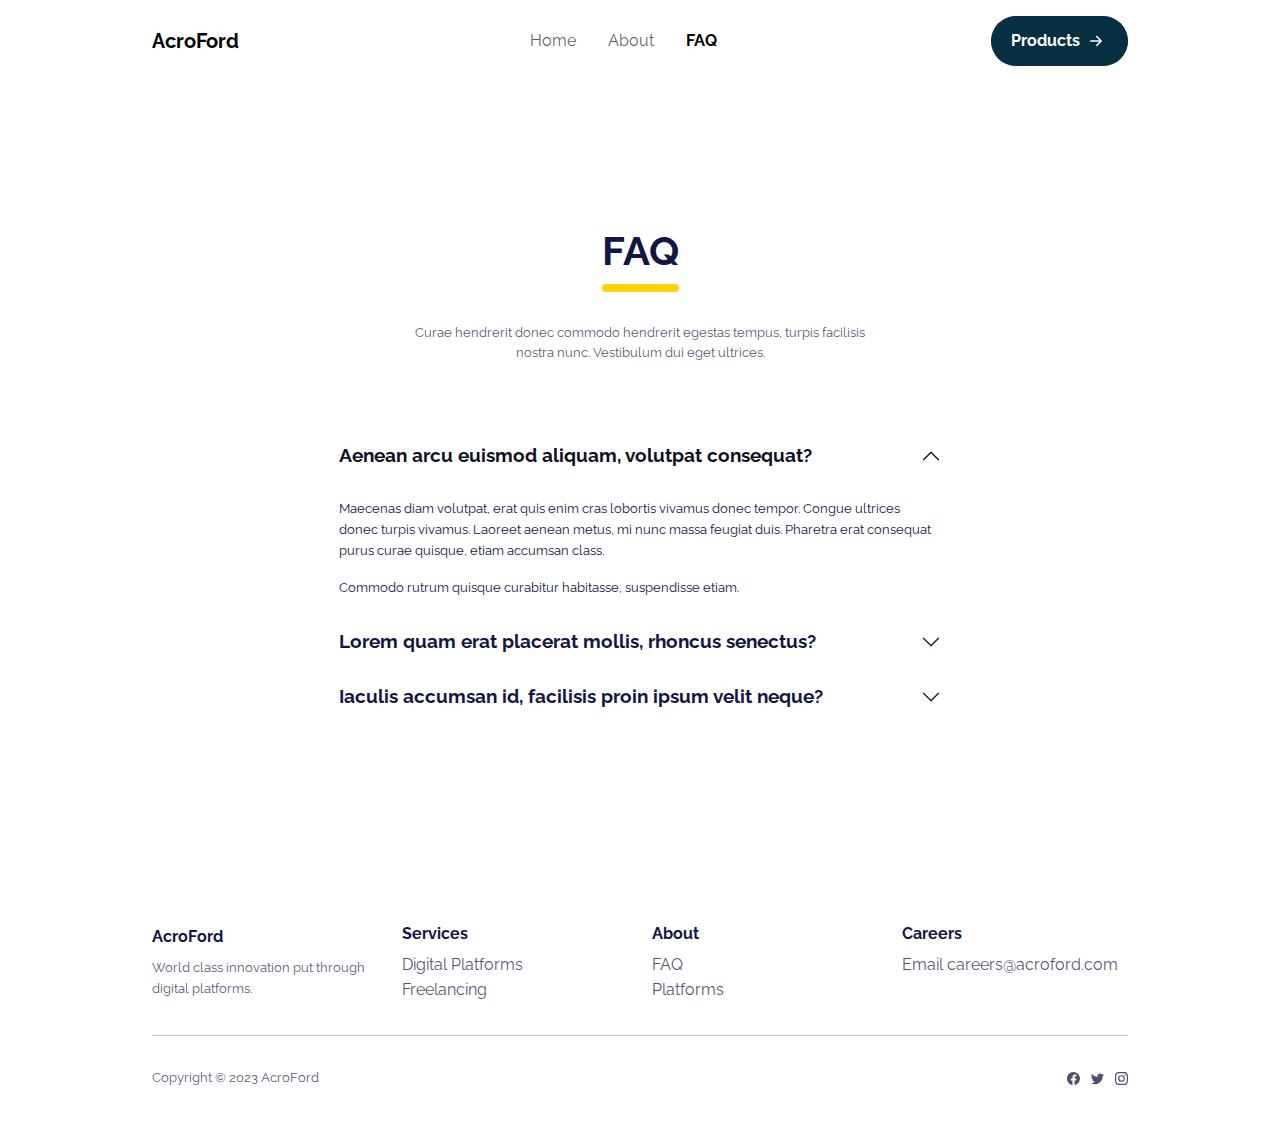
<file: faq.html>
<!DOCTYPE html>
<html data-bs-theme="light" lang="en">

<head>
    <meta charset="utf-8">
    <meta name="viewport" content="width=device-width, initial-scale=1.0, shrink-to-fit=no">
    <title>Your questions, answered😉! - FAQ - AcroFord</title>
    <link rel="canonical" href="https://acroford.com/faq.html">
    <meta property="og:url" content="https://acroford.com/faq.html">
    <meta name="twitter:description" content="Welcome to AcroFord 👋, Where we design world-class 🌍digital platforms 🌐 with intuitive interfaces and helpful tools ✨">
    <meta name="twitter:card" content="summary">
    <meta property="og:description" content="Welcome to AcroFord 👋, Where we design world-class 🌍digital platforms 🌐 with intuitive interfaces and helpful tools ✨">
    <meta property="og:image" content="https://acroford.com/assets/img/transaprent_crop.webp">
    <meta property="og:type" content="website">
    <meta property="og:title" content="AcroFord">
    <meta name="twitter:image" content="https://acroford.com/assets/img/transaprent_crop.webp">
    <meta name="twitter:title" content="AcroFord">
    <meta name="description" content="AcroFord. What's that 🤔? They offer world-class platforms🌍? I can skyrocket 🚀 my productivity with AcroFord? How 🤔? Click here">
    <link rel="icon" type="image/webp" sizes="1003x995" href="assets/img/transaprent_crop.webp?h=7d45ae5352a06a35289550f6f1497be0">
    <link rel="icon" type="image/webp" sizes="1003x995" href="assets/img/transaprent_crop.webp?h=7d45ae5352a06a35289550f6f1497be0">
    <link rel="icon" type="image/webp" sizes="1003x995" href="assets/img/transaprent_crop.webp?h=7d45ae5352a06a35289550f6f1497be0">
    <link rel="icon" type="image/webp" sizes="1003x995" href="assets/img/transaprent_crop.webp?h=7d45ae5352a06a35289550f6f1497be0">
    <link rel="icon" type="image/webp" sizes="1003x995" href="assets/img/transaprent_crop.webp?h=7d45ae5352a06a35289550f6f1497be0">
    <link rel="stylesheet" href="assets/bootstrap/css/bootstrap.min.css?h=5fe79462834491b3bde4026987c3b88c">
    <link rel="manifest" href="manifest.json?h=5b9cb1b5426cf9488c36864bbe4bce34">
    <link rel="stylesheet" href="https://fonts.googleapis.com/css?family=Raleway:300italic,400italic,600italic,700italic,800italic,400,300,600,700,800&amp;display=swap">
    <link rel="stylesheet" href="assets/css/aib.compiled.css?h=81d70c0f8d48d35d04683ec529545b32">
    <link rel="stylesheet" href="assets/css/Google-Products-Accordion-apps-accordion.css?h=39187c4619fb1a5404b2a87afbb16f09">
    <link rel="stylesheet" href="assets/css/gTexts.css?h=83496be6f24f2b9634b314231c01e137">
    <link rel="stylesheet" href="assets/css/style.css?h=6f5980ebb8321a48aae137829a4a16bb">
</head>

<body>
    <!-- Start: Navbar Centered Links -->
    <nav class="navbar navbar-expand-md sticky-top navbar-shrink py-3 navbar-light" id="mainNav">
        <div class="container"><a class="navbar-brand d-flex align-items-center" href="https://acroford.com"><span>AcroFord</span></a><button data-bs-toggle="collapse" class="navbar-toggler" data-bs-target="#navcol-2"><span class="visually-hidden">Toggle navigation</span><span class="navbar-toggler-icon"></span></button>
            <div class="collapse navbar-collapse" id="navcol-2">
                <ul class="navbar-nav mx-auto">
                    <li class="nav-item"><a class="nav-link" href="index.html">Home</a></li>
                    <li class="nav-item"><a class="nav-link" href="platforms.html">About</a></li>
                    <li class="nav-item"><a class="nav-link active" href="faq.html">FAQ</a></li>
                </ul><a class="btn btn-primary d-md-flex justify-content-md-center align-items-md-center aib" role="button" href="products.html">Products&nbsp;<svg xmlns="http://www.w3.org/2000/svg" width="1em" height="1em" fill="currentColor" viewBox="0 0 16 16" class="bi bi-arrow-right-short" style="font-size: 24px;">
                        <path fill-rule="evenodd" d="M4 8a.5.5 0 0 1 .5-.5h5.793L8.146 5.354a.5.5 0 1 1 .708-.708l3 3a.5.5 0 0 1 0 .708l-3 3a.5.5 0 0 1-.708-.708L10.293 8.5H4.5A.5.5 0 0 1 4 8z"></path>
                    </svg> </a>
            </div>
        </div>
    </nav><!-- End: Navbar Centered Links -->
    <!-- Start: Newsletter Subscription Centered -->
    <section class="py-5 my-5">
        <div class="container py-5">
            <div class="row mb-2">
                <div class="col-md-8 col-xl-6 text-center mx-auto">
                    <h2 class="display-6 fw-bold mb-5"><span class="pb-3 underline">FAQ<br></span></h2>
                    <p class="text-muted mb-5">Curae hendrerit donec commodo hendrerit egestas tempus, turpis facilisis nostra nunc. Vestibulum dui eget ultrices.</p>
                </div>
            </div>
            <div class="row mb-2">
                <div class="col-md-8 mx-auto">
                    <div class="accordion text-muted" role="tablist" id="accordion-1">
                        <div class="accordion-item">
                            <h2 class="accordion-header" role="tab"><button class="accordion-button" type="button" data-bs-toggle="collapse" data-bs-target="#accordion-1 .item-1" aria-expanded="true" aria-controls="accordion-1 .item-1">Aenean arcu euismod aliquam, volutpat consequat?</button></h2>
                            <div class="accordion-collapse collapse show item-1" role="tabpanel" data-bs-parent="#accordion-1">
                                <div class="accordion-body">
                                    <p>Maecenas diam volutpat, erat quis enim cras lobortis vivamus donec tempor. Congue ultrices donec turpis vivamus. Laoreet aenean metus, mi nunc massa feugiat duis. Pharetra erat consequat purus curae quisque, etiam accumsan class.</p>
                                    <p class="mb-0">Commodo rutrum quisque curabitur habitasse, suspendisse etiam.</p>
                                </div>
                            </div>
                        </div>
                        <div class="accordion-item">
                            <h2 class="accordion-header" role="tab"><button class="accordion-button collapsed" type="button" data-bs-toggle="collapse" data-bs-target="#accordion-1 .item-2" aria-expanded="false" aria-controls="accordion-1 .item-2">Lorem quam erat placerat mollis, rhoncus senectus?</button></h2>
                            <div class="accordion-collapse collapse item-2" role="tabpanel" data-bs-parent="#accordion-1">
                                <div class="accordion-body">
                                    <p class="mb-0">Nullam id dolor id nibh ultricies vehicula ut id elit. Cras justo odio, dapibus ac facilisis in, egestas eget quam. Donec id elit non mi porta gravida at eget metus.</p>
                                </div>
                            </div>
                        </div>
                        <div class="accordion-item">
                            <h2 class="accordion-header" role="tab"><button class="accordion-button collapsed" type="button" data-bs-toggle="collapse" data-bs-target="#accordion-1 .item-3" aria-expanded="false" aria-controls="accordion-1 .item-3">Iaculis accumsan id, facilisis proin ipsum velit neque?</button></h2>
                            <div class="accordion-collapse collapse item-3" role="tabpanel" data-bs-parent="#accordion-1">
                                <div class="accordion-body">
                                    <p class="mb-0">Nullam id dolor id nibh ultricies vehicula ut id elit. Cras justo odio, dapibus ac facilisis in, egestas eget quam. Donec id elit non mi porta gravida at eget metus.</p>
                                </div>
                            </div>
                        </div>
                    </div>
                </div>
            </div>
        </div>
    </section><!-- End: Newsletter Subscription Centered -->
    <!-- Start: Footer Multi Column -->
    <footer>
        <div class="container py-4 py-lg-5">
            <div class="row row-cols-2 row-cols-md-4">
                <!-- Start: Social Icons -->
                <div class="col-12 col-md-3">
                    <div class="fw-bold d-flex align-items-center mb-2"><span>AcroFord</span></div>
                    <p class="text-muted">World class innovation put through digital platforms.</p>
                </div><!-- End: Social Icons -->
                <!-- Start: Services -->
                <div class="col-sm-4 col-md-3 text-lg-start d-flex flex-column">
                    <h3 class="fs-6 fw-bold">Services</h3>
                    <ul class="list-unstyled">
                        <li><a href="#">Digital Platforms</a></li>
                        <li><a href="#">Freelancing</a></li>
                    </ul>
                </div><!-- End: Services -->
                <!-- Start: About -->
                <div class="col-sm-4 col-md-3 text-lg-start d-flex flex-column">
                    <h3 class="fs-6 fw-bold">About</h3>
                    <ul class="list-unstyled">
                        <li><a href="#">FAQ</a></li>
                        <li><a href="#">Platforms</a></li>
                    </ul>
                </div><!-- End: About -->
                <!-- Start: Careers -->
                <div class="col-sm-4 col-md-3 text-lg-start d-flex flex-column">
                    <h3 class="fs-6 fw-bold">Careers</h3>
                    <ul class="list-unstyled">
                        <li><a href="mailto:careers@acroford.com">Email careers@acroford.com</a></li>
                    </ul>
                </div><!-- End: Careers -->
            </div>
            <hr>
            <div class="text-muted d-flex justify-content-between align-items-center pt-3">
                <p class="mb-0">Copyright © 2023 AcroFord</p>
                <ul class="list-inline mb-0">
                    <li class="list-inline-item"><svg xmlns="http://www.w3.org/2000/svg" width="1em" height="1em" fill="currentColor" viewBox="0 0 16 16" class="bi bi-facebook">
                            <path d="M16 8.049c0-4.446-3.582-8.05-8-8.05C3.58 0-.002 3.603-.002 8.05c0 4.017 2.926 7.347 6.75 7.951v-5.625h-2.03V8.05H6.75V6.275c0-2.017 1.195-3.131 3.022-3.131.876 0 1.791.157 1.791.157v1.98h-1.009c-.993 0-1.303.621-1.303 1.258v1.51h2.218l-.354 2.326H9.25V16c3.824-.604 6.75-3.934 6.75-7.951z"></path>
                        </svg></li>
                    <li class="list-inline-item"><svg xmlns="http://www.w3.org/2000/svg" width="1em" height="1em" fill="currentColor" viewBox="0 0 16 16" class="bi bi-twitter">
                            <path d="M5.026 15c6.038 0 9.341-5.003 9.341-9.334 0-.14 0-.282-.006-.422A6.685 6.685 0 0 0 16 3.542a6.658 6.658 0 0 1-1.889.518 3.301 3.301 0 0 0 1.447-1.817 6.533 6.533 0 0 1-2.087.793A3.286 3.286 0 0 0 7.875 6.03a9.325 9.325 0 0 1-6.767-3.429 3.289 3.289 0 0 0 1.018 4.382A3.323 3.323 0 0 1 .64 6.575v.045a3.288 3.288 0 0 0 2.632 3.218 3.203 3.203 0 0 1-.865.115 3.23 3.23 0 0 1-.614-.057 3.283 3.283 0 0 0 3.067 2.277A6.588 6.588 0 0 1 .78 13.58a6.32 6.32 0 0 1-.78-.045A9.344 9.344 0 0 0 5.026 15z"></path>
                        </svg></li>
                    <li class="list-inline-item"><svg xmlns="http://www.w3.org/2000/svg" width="1em" height="1em" fill="currentColor" viewBox="0 0 16 16" class="bi bi-instagram">
                            <path d="M8 0C5.829 0 5.556.01 4.703.048 3.85.088 3.269.222 2.76.42a3.917 3.917 0 0 0-1.417.923A3.927 3.927 0 0 0 .42 2.76C.222 3.268.087 3.85.048 4.7.01 5.555 0 5.827 0 8.001c0 2.172.01 2.444.048 3.297.04.852.174 1.433.372 1.942.205.526.478.972.923 1.417.444.445.89.719 1.416.923.51.198 1.09.333 1.942.372C5.555 15.99 5.827 16 8 16s2.444-.01 3.298-.048c.851-.04 1.434-.174 1.943-.372a3.916 3.916 0 0 0 1.416-.923c.445-.445.718-.891.923-1.417.197-.509.332-1.09.372-1.942C15.99 10.445 16 10.173 16 8s-.01-2.445-.048-3.299c-.04-.851-.175-1.433-.372-1.941a3.926 3.926 0 0 0-.923-1.417A3.911 3.911 0 0 0 13.24.42c-.51-.198-1.092-.333-1.943-.372C10.443.01 10.172 0 7.998 0h.003zm-.717 1.442h.718c2.136 0 2.389.007 3.232.046.78.035 1.204.166 1.486.275.373.145.64.319.92.599.28.28.453.546.598.92.11.281.24.705.275 1.485.039.843.047 1.096.047 3.231s-.008 2.389-.047 3.232c-.035.78-.166 1.203-.275 1.485a2.47 2.47 0 0 1-.599.919c-.28.28-.546.453-.92.598-.28.11-.704.24-1.485.276-.843.038-1.096.047-3.232.047s-2.39-.009-3.233-.047c-.78-.036-1.203-.166-1.485-.276a2.478 2.478 0 0 1-.92-.598 2.48 2.48 0 0 1-.6-.92c-.109-.281-.24-.705-.275-1.485-.038-.843-.046-1.096-.046-3.233 0-2.136.008-2.388.046-3.231.036-.78.166-1.204.276-1.486.145-.373.319-.64.599-.92.28-.28.546-.453.92-.598.282-.11.705-.24 1.485-.276.738-.034 1.024-.044 2.515-.045v.002zm4.988 1.328a.96.96 0 1 0 0 1.92.96.96 0 0 0 0-1.92zm-4.27 1.122a4.109 4.109 0 1 0 0 8.217 4.109 4.109 0 0 0 0-8.217zm0 1.441a2.667 2.667 0 1 1 0 5.334 2.667 2.667 0 0 1 0-5.334z"></path>
                        </svg></li>
                </ul>
            </div>
        </div>
    </footer><!-- End: Footer Multi Column -->
    <script src="assets/bootstrap/js/bootstrap.min.js?h=e55bde7d6e36ebf17ba0b8c1e80e4065"></script>
    <script src="assets/js/bs-init.js?h=c7d551e56109722aa0f77cad2cadf587"></script>
    <script src="assets/js/gtag.js?h=e6b0e4da2b6ff87bc99f9ee61e148002"></script>
    <script src="https://www.googletagmanager.com/gtag/js?id=G-E9DHJ6W2RZ"></script>
    <script src="assets/js/startup-modern.js?h=860a1ecddc64fd24c02f2fc109343dbd"></script>
</body>

</html>
</file>
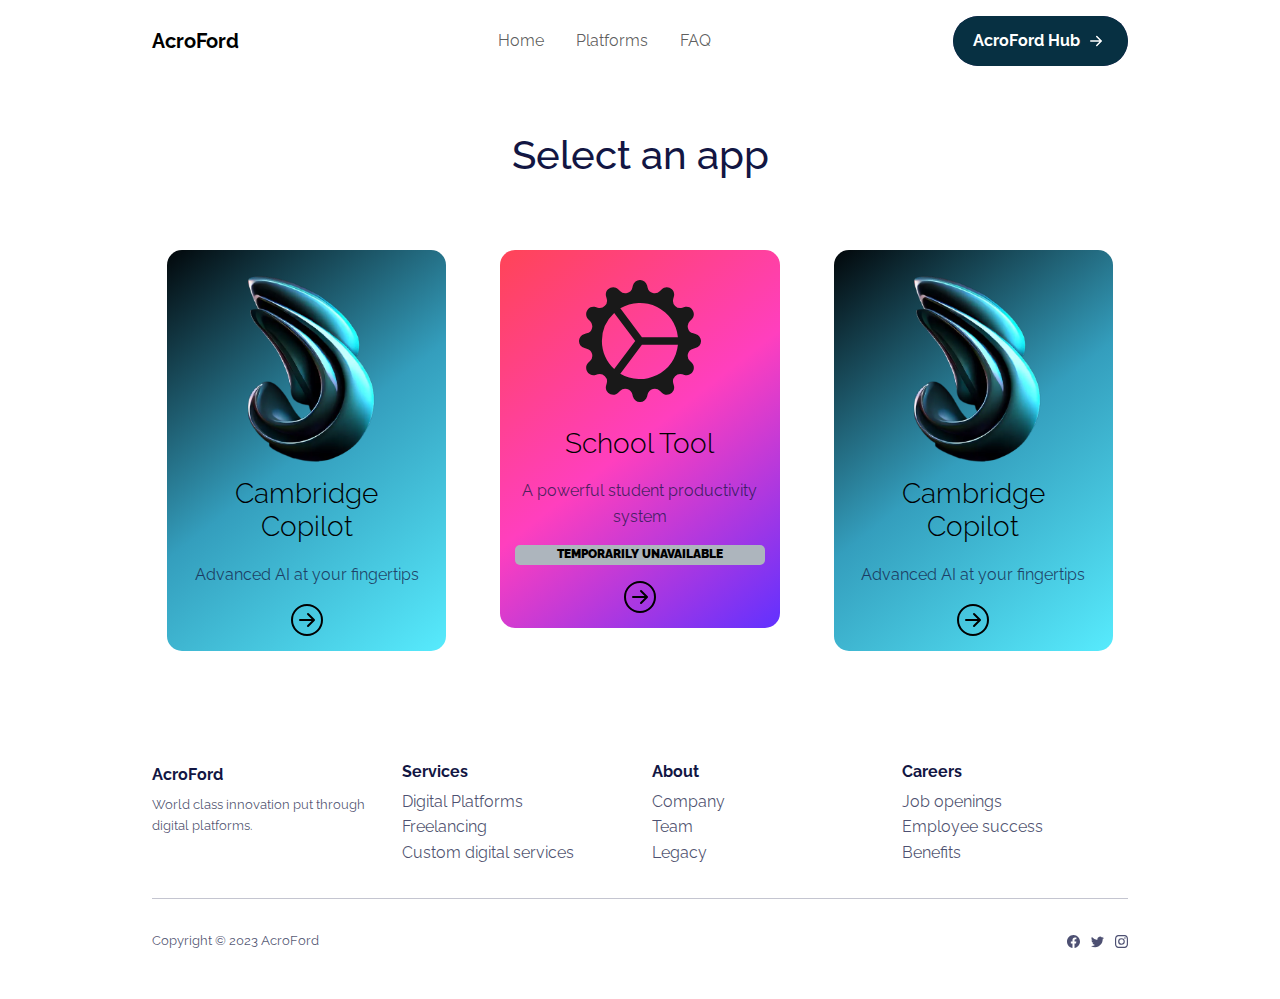
<file: hub.html>
<!DOCTYPE html>
<html data-bs-theme="light" lang="en">

<head>
    <meta charset="utf-8">
    <meta name="viewport" content="width=device-width, initial-scale=1.0, shrink-to-fit=no">
    <title>Platform Hub - AcroFord</title>
    <link rel="canonical" href="https://acroford.com/hub.html">
    <meta property="og:url" content="https://acroford.com/hub.html">
    <meta name="twitter:description" content="Welcome to AcroFord 👋, Where we design world-class 🌍digital platforms 🌐 with intuitive interfaces and helpful tools ✨">
    <meta name="twitter:card" content="summary">
    <meta property="og:description" content="Welcome to AcroFord 👋, Where we design world-class 🌍digital platforms 🌐 with intuitive interfaces and helpful tools ✨">
    <meta property="og:image" content="https://acroford.com/assets/img/transaprent_crop.webp">
    <meta property="og:type" content="website">
    <meta property="og:title" content="AcroFord">
    <meta name="twitter:image" content="https://acroford.com/assets/img/transaprent_crop.webp">
    <meta name="twitter:title" content="AcroFord">
    <meta name="description" content="👋 Come over here and let's skyrocket 🚀 your productivity with world-class 🌍 platforms designed to help you. 💖">
    <link rel="icon" type="image/webp" sizes="1003x995" href="assets/img/transaprent_crop.webp?h=7d45ae5352a06a35289550f6f1497be0">
    <link rel="icon" type="image/webp" sizes="1003x995" href="assets/img/transaprent_crop.webp?h=7d45ae5352a06a35289550f6f1497be0">
    <link rel="icon" type="image/webp" sizes="1003x995" href="assets/img/transaprent_crop.webp?h=7d45ae5352a06a35289550f6f1497be0">
    <link rel="icon" type="image/webp" sizes="1003x995" href="assets/img/transaprent_crop.webp?h=7d45ae5352a06a35289550f6f1497be0">
    <link rel="icon" type="image/webp" sizes="1003x995" href="assets/img/transaprent_crop.webp?h=7d45ae5352a06a35289550f6f1497be0">
    <link rel="stylesheet" href="assets/bootstrap/css/bootstrap.min.css?h=5d9defd457760fa34f1104e80f195df1">
    <link rel="manifest" href="manifest.json?h=5b9cb1b5426cf9488c36864bbe4bce34">
    <link rel="stylesheet" href="https://fonts.googleapis.com/css?family=Raleway:300italic,400italic,600italic,700italic,800italic,400,300,600,700,800&amp;display=swap">
    <link rel="stylesheet" href="assets/css/aib.compiled.css?h=81d70c0f8d48d35d04683ec529545b32">
    <link rel="stylesheet" href="assets/css/Google-Products-Accordion-apps-accordion.css?h=39187c4619fb1a5404b2a87afbb16f09">
    <link rel="stylesheet" href="assets/css/gTexts.css?h=83496be6f24f2b9634b314231c01e137">
    <link rel="stylesheet" href="assets/css/style.css?h=354f13b7966afeab3b217cb7dbe26189">
</head>

<body>
    <!-- Start: Navbar Centered Links -->
    <nav class="navbar navbar-expand-md sticky-top navbar-shrink py-3 navbar-light" id="mainNav">
        <div class="container"><a class="navbar-brand d-flex align-items-center" href="https://acroford.com"><span>AcroFord</span></a><button data-bs-toggle="collapse" class="navbar-toggler" data-bs-target="#navcol-2"><span class="visually-hidden">Toggle navigation</span><span class="navbar-toggler-icon"></span></button>
            <div class="collapse navbar-collapse" id="navcol-2">
                <ul class="navbar-nav mx-auto">
                    <li class="nav-item"><a class="nav-link" href="index.html">Home</a></li>
                    <li class="nav-item"><a class="nav-link" href="products.html">Platforms</a></li>
                    <li class="nav-item"><a class="nav-link" href="faq.html">FAQ</a></li>
                </ul><a class="btn btn-primary d-md-flex justify-content-md-center align-items-md-center aib" role="button" href="../hub/index.html">AcroFord Hub&nbsp;<svg xmlns="http://www.w3.org/2000/svg" width="1em" height="1em" fill="currentColor" viewBox="0 0 16 16" class="bi bi-arrow-right-short" style="font-size: 24px;">
                        <path fill-rule="evenodd" d="M4 8a.5.5 0 0 1 .5-.5h5.793L8.146 5.354a.5.5 0 1 1 .708-.708l3 3a.5.5 0 0 1 0 .708l-3 3a.5.5 0 0 1-.708-.708L10.293 8.5H4.5A.5.5 0 0 1 4 8z"></path>
                    </svg> </a>
            </div>
        </div>
    </nav><!-- End: Navbar Centered Links -->
    <!-- Start: Hero With Brands -->
    <section class="py-5 mt-5" style="padding-top: 0px!important;">
        <!-- Start: Hero Clean Reverse -->
        <div class="container py-4 py-xl-5" style="padding-top: 0px!important;">
            <h1 class="text-center">Select an app</h1>
        </div><!-- End: Hero Clean Reverse -->
        <!-- Start: 1 Row 3 Columns -->
        <div class="container">
            <div class="row">
                <div class="col-md-4">
                    <!-- Start: appCard -->
                    <div><a href="https://copilot.schooltool.io" target="_blank">
                            <div class="text-center enlargeOnHover" style="margin: 15px;background: linear-gradient(-38deg, #57ebfd, rgb(52,158,189) 50%, #02070a 100%), #cecece;border-radius: 15px;padding: 15px;"><img src="assets/img/final_transparent.webp?h=53704f8fc0e0f3f1c311d40e1779e63b" style="width: 9.5rem;">
                                <h2 class="display-6" style="font-size: 1.75rem;padding: 10px;color: rgb(0,0,0);font-family: Raleway, sans-serif;">Cambridge Copilot</h2>
                                <p style="font-size: 1rem;">Advanced AI at your fingertips</p><svg xmlns="http://www.w3.org/2000/svg" width="1em" height="1em" fill="currentColor" viewBox="0 0 16 16" class="bi bi-arrow-right-circle" style="font-size: 2rem;color: rgb(0,0,0);">
                                    <path fill-rule="evenodd" d="M1 8a7 7 0 1 0 14 0A7 7 0 0 0 1 8zm15 0A8 8 0 1 1 0 8a8 8 0 0 1 16 0zM4.5 7.5a.5.5 0 0 0 0 1h5.793l-2.147 2.146a.5.5 0 0 0 .708.708l3-3a.5.5 0 0 0 0-.708l-3-3a.5.5 0 1 0-.708.708L10.293 7.5H4.5z"></path>
                                </svg>
                            </div>
                        </a></div><!-- End: appCard -->
                </div>
                <div class="col-md-4">
                    <!-- Start: appCard -->
                    <div><a href="#">
                            <div class="text-center enlargeOnHover" style="margin: 15px;background: linear-gradient(-38deg, #6131ff 0%, rgb(255,63,190) 50%, #ff4457 100%), #cecece;border-radius: 15px;padding: 15px;"><svg xmlns="http://www.w3.org/2000/svg" width="1em" height="1em" fill="currentColor" viewBox="0 0 16 16" class="bi bi-gear-wide-connected" style="width: 9.5rem;height: auto;padding: 15px;border-radius: 15px;color: rgb(25,25,25);">
                                    <path d="M7.068.727c.243-.97 1.62-.97 1.864 0l.071.286a.96.96 0 0 0 1.622.434l.205-.211c.695-.719 1.888-.03 1.613.931l-.08.284a.96.96 0 0 0 1.187 1.187l.283-.081c.96-.275 1.65.918.931 1.613l-.211.205a.96.96 0 0 0 .434 1.622l.286.071c.97.243.97 1.62 0 1.864l-.286.071a.96.96 0 0 0-.434 1.622l.211.205c.719.695.03 1.888-.931 1.613l-.284-.08a.96.96 0 0 0-1.187 1.187l.081.283c.275.96-.918 1.65-1.613.931l-.205-.211a.96.96 0 0 0-1.622.434l-.071.286c-.243.97-1.62.97-1.864 0l-.071-.286a.96.96 0 0 0-1.622-.434l-.205.211c-.695.719-1.888.03-1.613-.931l.08-.284a.96.96 0 0 0-1.186-1.187l-.284.081c-.96.275-1.65-.918-.931-1.613l.211-.205a.96.96 0 0 0-.434-1.622l-.286-.071c-.97-.243-.97-1.62 0-1.864l.286-.071a.96.96 0 0 0 .434-1.622l-.211-.205c-.719-.695-.03-1.888.931-1.613l.284.08a.96.96 0 0 0 1.187-1.186l-.081-.284c-.275-.96.918-1.65 1.613-.931l.205.211a.96.96 0 0 0 1.622-.434l.071-.286zM12.973 8.5H8.25l-2.834 3.779A4.998 4.998 0 0 0 12.973 8.5zm0-1a4.998 4.998 0 0 0-7.557-3.779l2.834 3.78h4.723zM5.048 3.967c-.03.021-.058.043-.087.065l.087-.065zm-.431.355A4.984 4.984 0 0 0 3.002 8c0 1.455.622 2.765 1.615 3.678L7.375 8 4.617 4.322zm.344 7.646.087.065-.087-.065z"></path>
                                </svg>
                                <h2 class="display-6" style="font-size: 1.75rem;padding: 10px;color: rgb(0,0,0);font-family: Raleway, sans-serif;">School Tool</h2>
                                <p style="font-size: 1rem;">A powerful student productivity system</p>
                                <p class="text-uppercase" style="background: var(--bs-gray-500);color: rgb(0,0,0);font-size: 0.75rem;font-family: Raleway, sans-serif;border-radius: 5px;font-weight: bold;"><strong>Temporarily unavaiLABLE</strong></p><svg xmlns="http://www.w3.org/2000/svg" width="1em" height="1em" fill="currentColor" viewBox="0 0 16 16" class="bi bi-arrow-right-circle" style="font-size: 2rem;color: rgb(0,0,0);">
                                    <path fill-rule="evenodd" d="M1 8a7 7 0 1 0 14 0A7 7 0 0 0 1 8zm15 0A8 8 0 1 1 0 8a8 8 0 0 1 16 0zM4.5 7.5a.5.5 0 0 0 0 1h5.793l-2.147 2.146a.5.5 0 0 0 .708.708l3-3a.5.5 0 0 0 0-.708l-3-3a.5.5 0 1 0-.708.708L10.293 7.5H4.5z"></path>
                                </svg>
                            </div>
                        </a></div><!-- End: appCard -->
                </div>
                <div class="col-md-4">
                    <!-- Start: appCard -->
                    <div><a href="https://copilot.schooltool.io" target="_blank">
                            <div class="text-center enlargeOnHover" style="margin: 15px;background: linear-gradient(-38deg, #57ebfd, rgb(52,158,189) 50%, #02070a 100%), #cecece;border-radius: 15px;padding: 15px;"><img src="assets/img/final_transparent.webp?h=53704f8fc0e0f3f1c311d40e1779e63b" style="width: 9.5rem;">
                                <h2 class="display-6" style="font-size: 1.75rem;padding: 10px;color: rgb(0,0,0);font-family: Raleway, sans-serif;">Cambridge Copilot</h2>
                                <p style="font-size: 1rem;">Advanced AI at your fingertips</p><svg xmlns="http://www.w3.org/2000/svg" width="1em" height="1em" fill="currentColor" viewBox="0 0 16 16" class="bi bi-arrow-right-circle" style="font-size: 2rem;color: rgb(0,0,0);">
                                    <path fill-rule="evenodd" d="M1 8a7 7 0 1 0 14 0A7 7 0 0 0 1 8zm15 0A8 8 0 1 1 0 8a8 8 0 0 1 16 0zM4.5 7.5a.5.5 0 0 0 0 1h5.793l-2.147 2.146a.5.5 0 0 0 .708.708l3-3a.5.5 0 0 0 0-.708l-3-3a.5.5 0 1 0-.708.708L10.293 7.5H4.5z"></path>
                                </svg>
                            </div>
                        </a></div><!-- End: appCard -->
                </div>
            </div>
        </div><!-- End: 1 Row 3 Columns -->
    </section><!-- End: Hero With Brands -->
    <!-- Start: Footer Multi Column -->
    <footer>
        <div class="container py-4 py-lg-5">
            <div class="row row-cols-2 row-cols-md-4">
                <!-- Start: Social Icons -->
                <div class="col-12 col-md-3">
                    <div class="fw-bold d-flex align-items-center mb-2"><span>AcroFord</span></div>
                    <p class="text-muted">World class innovation put through digital platforms.</p>
                </div><!-- End: Social Icons -->
                <!-- Start: Services -->
                <div class="col-sm-4 col-md-3 text-lg-start d-flex flex-column">
                    <h3 class="fs-6 fw-bold">Services</h3>
                    <ul class="list-unstyled">
                        <li><a href="#">Digital Platforms</a></li>
                        <li><a href="#">Freelancing</a></li>
                        <li><a href="#">Custom digital services</a></li>
                    </ul>
                </div><!-- End: Services -->
                <!-- Start: About -->
                <div class="col-sm-4 col-md-3 text-lg-start d-flex flex-column">
                    <h3 class="fs-6 fw-bold">About</h3>
                    <ul class="list-unstyled">
                        <li><a href="#">Company</a></li>
                        <li><a href="#">Team</a></li>
                        <li><a href="#">Legacy</a></li>
                    </ul>
                </div><!-- End: About -->
                <!-- Start: Careers -->
                <div class="col-sm-4 col-md-3 text-lg-start d-flex flex-column">
                    <h3 class="fs-6 fw-bold">Careers</h3>
                    <ul class="list-unstyled">
                        <li><a href="#">Job openings</a></li>
                        <li><a href="#">Employee success</a></li>
                        <li><a href="#">Benefits</a></li>
                    </ul>
                </div><!-- End: Careers -->
            </div>
            <hr>
            <div class="text-muted d-flex justify-content-between align-items-center pt-3">
                <p class="mb-0">Copyright © 2023 AcroFord</p>
                <ul class="list-inline mb-0">
                    <li class="list-inline-item"><svg xmlns="http://www.w3.org/2000/svg" width="1em" height="1em" fill="currentColor" viewBox="0 0 16 16" class="bi bi-facebook">
                            <path d="M16 8.049c0-4.446-3.582-8.05-8-8.05C3.58 0-.002 3.603-.002 8.05c0 4.017 2.926 7.347 6.75 7.951v-5.625h-2.03V8.05H6.75V6.275c0-2.017 1.195-3.131 3.022-3.131.876 0 1.791.157 1.791.157v1.98h-1.009c-.993 0-1.303.621-1.303 1.258v1.51h2.218l-.354 2.326H9.25V16c3.824-.604 6.75-3.934 6.75-7.951z"></path>
                        </svg></li>
                    <li class="list-inline-item"><svg xmlns="http://www.w3.org/2000/svg" width="1em" height="1em" fill="currentColor" viewBox="0 0 16 16" class="bi bi-twitter">
                            <path d="M5.026 15c6.038 0 9.341-5.003 9.341-9.334 0-.14 0-.282-.006-.422A6.685 6.685 0 0 0 16 3.542a6.658 6.658 0 0 1-1.889.518 3.301 3.301 0 0 0 1.447-1.817 6.533 6.533 0 0 1-2.087.793A3.286 3.286 0 0 0 7.875 6.03a9.325 9.325 0 0 1-6.767-3.429 3.289 3.289 0 0 0 1.018 4.382A3.323 3.323 0 0 1 .64 6.575v.045a3.288 3.288 0 0 0 2.632 3.218 3.203 3.203 0 0 1-.865.115 3.23 3.23 0 0 1-.614-.057 3.283 3.283 0 0 0 3.067 2.277A6.588 6.588 0 0 1 .78 13.58a6.32 6.32 0 0 1-.78-.045A9.344 9.344 0 0 0 5.026 15z"></path>
                        </svg></li>
                    <li class="list-inline-item"><svg xmlns="http://www.w3.org/2000/svg" width="1em" height="1em" fill="currentColor" viewBox="0 0 16 16" class="bi bi-instagram">
                            <path d="M8 0C5.829 0 5.556.01 4.703.048 3.85.088 3.269.222 2.76.42a3.917 3.917 0 0 0-1.417.923A3.927 3.927 0 0 0 .42 2.76C.222 3.268.087 3.85.048 4.7.01 5.555 0 5.827 0 8.001c0 2.172.01 2.444.048 3.297.04.852.174 1.433.372 1.942.205.526.478.972.923 1.417.444.445.89.719 1.416.923.51.198 1.09.333 1.942.372C5.555 15.99 5.827 16 8 16s2.444-.01 3.298-.048c.851-.04 1.434-.174 1.943-.372a3.916 3.916 0 0 0 1.416-.923c.445-.445.718-.891.923-1.417.197-.509.332-1.09.372-1.942C15.99 10.445 16 10.173 16 8s-.01-2.445-.048-3.299c-.04-.851-.175-1.433-.372-1.941a3.926 3.926 0 0 0-.923-1.417A3.911 3.911 0 0 0 13.24.42c-.51-.198-1.092-.333-1.943-.372C10.443.01 10.172 0 7.998 0h.003zm-.717 1.442h.718c2.136 0 2.389.007 3.232.046.78.035 1.204.166 1.486.275.373.145.64.319.92.599.28.28.453.546.598.92.11.281.24.705.275 1.485.039.843.047 1.096.047 3.231s-.008 2.389-.047 3.232c-.035.78-.166 1.203-.275 1.485a2.47 2.47 0 0 1-.599.919c-.28.28-.546.453-.92.598-.28.11-.704.24-1.485.276-.843.038-1.096.047-3.232.047s-2.39-.009-3.233-.047c-.78-.036-1.203-.166-1.485-.276a2.478 2.478 0 0 1-.92-.598 2.48 2.48 0 0 1-.6-.92c-.109-.281-.24-.705-.275-1.485-.038-.843-.046-1.096-.046-3.233 0-2.136.008-2.388.046-3.231.036-.78.166-1.204.276-1.486.145-.373.319-.64.599-.92.28-.28.546-.453.92-.598.282-.11.705-.24 1.485-.276.738-.034 1.024-.044 2.515-.045v.002zm4.988 1.328a.96.96 0 1 0 0 1.92.96.96 0 0 0 0-1.92zm-4.27 1.122a4.109 4.109 0 1 0 0 8.217 4.109 4.109 0 0 0 0-8.217zm0 1.441a2.667 2.667 0 1 1 0 5.334 2.667 2.667 0 0 1 0-5.334z"></path>
                        </svg></li>
                </ul>
            </div>
        </div>
    </footer><!-- End: Footer Multi Column -->
    <script src="assets/bootstrap/js/bootstrap.min.js?h=a52d057774a957ffc5c4e3aabf79520a"></script>
    <script src="assets/js/bs-init.js?h=c7d551e56109722aa0f77cad2cadf587"></script>
    <script src="assets/js/gtag.js?h=e6b0e4da2b6ff87bc99f9ee61e148002"></script>
    <script src="https://www.googletagmanager.com/gtag/js?id=G-E9DHJ6W2RZ"></script>
    <script src="assets/js/startup-modern.js?h=860a1ecddc64fd24c02f2fc109343dbd"></script>
</body>

</html>
</file>
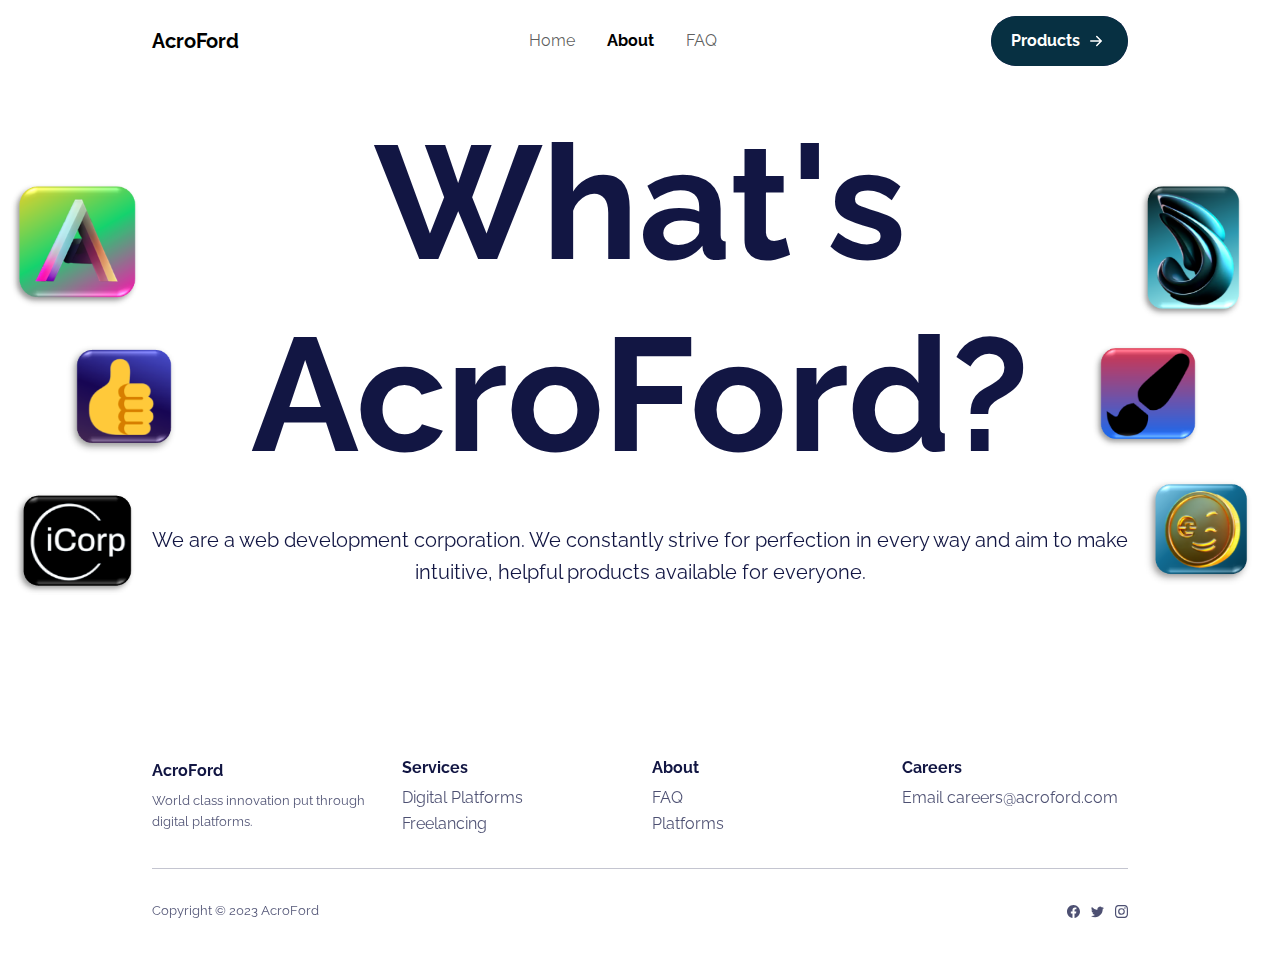
<file: platforms.html>
<!DOCTYPE html>
<html data-bs-theme="light" lang="en">

<head>
    <meta charset="utf-8">
    <meta name="viewport" content="width=device-width, initial-scale=1.0, shrink-to-fit=no">
    <title>AcroFord Hub - AcroFord</title>
    <link rel="canonical" href="https://acroford.com/platforms.html">
    <meta property="og:url" content="https://acroford.com/platforms.html">
    <meta name="twitter:description" content="Welcome to AcroFord 👋, Where we design world-class 🌍digital platforms 🌐 with intuitive interfaces and helpful tools ✨">
    <meta name="twitter:card" content="summary">
    <meta property="og:description" content="Welcome to AcroFord 👋, Where we design world-class 🌍digital platforms 🌐 with intuitive interfaces and helpful tools ✨">
    <meta property="og:image" content="https://acroford.com/assets/img/transaprent_crop.webp">
    <meta property="og:type" content="website">
    <meta property="og:title" content="AcroFord">
    <meta name="twitter:image" content="https://acroford.com/assets/img/transaprent_crop.webp">
    <meta name="twitter:title" content="AcroFord">
    <meta name="description" content="Welcome to the hub 👋. Let's skyrocket 🚀 your productivity NOW! Select an app from the hub 🖱️">
    <link rel="icon" type="image/webp" sizes="1003x995" href="assets/img/transaprent_crop.webp?h=7d45ae5352a06a35289550f6f1497be0">
    <link rel="icon" type="image/webp" sizes="1003x995" href="assets/img/transaprent_crop.webp?h=7d45ae5352a06a35289550f6f1497be0">
    <link rel="icon" type="image/webp" sizes="1003x995" href="assets/img/transaprent_crop.webp?h=7d45ae5352a06a35289550f6f1497be0">
    <link rel="icon" type="image/webp" sizes="1003x995" href="assets/img/transaprent_crop.webp?h=7d45ae5352a06a35289550f6f1497be0">
    <link rel="icon" type="image/webp" sizes="1003x995" href="assets/img/transaprent_crop.webp?h=7d45ae5352a06a35289550f6f1497be0">
    <link rel="stylesheet" href="assets/bootstrap/css/bootstrap.min.css?h=5fe79462834491b3bde4026987c3b88c">
    <link rel="manifest" href="manifest.json?h=5b9cb1b5426cf9488c36864bbe4bce34">
    <link rel="stylesheet" href="https://fonts.googleapis.com/css?family=Raleway:300italic,400italic,600italic,700italic,800italic,400,300,600,700,800&amp;display=swap">
    <link rel="stylesheet" href="assets/css/aib.compiled.css?h=81d70c0f8d48d35d04683ec529545b32">
    <link rel="stylesheet" href="assets/css/Google-Products-Accordion-apps-accordion.css?h=39187c4619fb1a5404b2a87afbb16f09">
    <link rel="stylesheet" href="assets/css/gTexts.css?h=83496be6f24f2b9634b314231c01e137">
    <link rel="stylesheet" href="assets/css/style.css?h=6f5980ebb8321a48aae137829a4a16bb">
</head>

<body>
    <!-- Start: Navbar Centered Links -->
    <nav class="navbar navbar-expand-md sticky-top navbar-shrink py-3 navbar-light" id="mainNav">
        <div class="container"><a class="navbar-brand d-flex align-items-center" href="https://acroford.com"><span>AcroFord</span></a><button data-bs-toggle="collapse" class="navbar-toggler" data-bs-target="#navcol-2"><span class="visually-hidden">Toggle navigation</span><span class="navbar-toggler-icon"></span></button>
            <div class="collapse navbar-collapse" id="navcol-2">
                <ul class="navbar-nav mx-auto">
                    <li class="nav-item"><a class="nav-link" href="index.html">Home</a></li>
                    <li class="nav-item"><a class="nav-link active" href="platforms.html">About</a></li>
                    <li class="nav-item"><a class="nav-link" href="faq.html">FAQ</a></li>
                </ul><a class="btn btn-primary d-md-flex justify-content-md-center align-items-md-center aib" role="button" href="products.html">Products&nbsp;<svg xmlns="http://www.w3.org/2000/svg" width="1em" height="1em" fill="currentColor" viewBox="0 0 16 16" class="bi bi-arrow-right-short" style="font-size: 24px;">
                        <path fill-rule="evenodd" d="M4 8a.5.5 0 0 1 .5-.5h5.793L8.146 5.354a.5.5 0 1 1 .708-.708l3 3a.5.5 0 0 1 0 .708l-3 3a.5.5 0 0 1-.708-.708L10.293 8.5H4.5A.5.5 0 0 1 4 8z"></path>
                    </svg> </a>
            </div>
        </div>
    </nav><!-- End: Navbar Centered Links -->
    <header>
        <section>
            <!-- Start: Hero -->
            <div data-bss-scroll-zoom="true" data-bss-scroll-zoom-speed="0.3" style="background-image: url(&quot;assets/img/clipboard-image-6.png?h=6f460001b91cdd4772ab66a54134d22a&quot;);background-position: center;background-size: cover;padding: 4.5rem;padding-top: 0.5rem;">
                <!-- Start: Hero Content -->
                <div class="text-center d-flex flex-column justify-content-center align-items-center py-4 px-3 hero-content" style="padding-top: 1rem!Important;">
                    <h1 class="fw-bold" style="font-family: Raleway, sans-serif;font-size: 12.5vw;">What's AcroFord?</h1>
                    <p class="fs-5" style="margin: 2vw;">We are a web development corporation. We constantly strive for perfection in every way and aim to make intuitive, helpful products available for everyone.</p>
                </div><!-- End: Hero Content -->
            </div><!-- End: Hero -->
        </section>
    </header><!-- Start: Footer Multi Column -->
    <footer>
        <div class="container py-4 py-lg-5">
            <div class="row row-cols-2 row-cols-md-4">
                <!-- Start: Social Icons -->
                <div class="col-12 col-md-3">
                    <div class="fw-bold d-flex align-items-center mb-2"><span>AcroFord</span></div>
                    <p class="text-muted">World class innovation put through digital platforms.</p>
                </div><!-- End: Social Icons -->
                <!-- Start: Services -->
                <div class="col-sm-4 col-md-3 text-lg-start d-flex flex-column">
                    <h3 class="fs-6 fw-bold">Services</h3>
                    <ul class="list-unstyled">
                        <li><a href="#">Digital Platforms</a></li>
                        <li><a href="#">Freelancing</a></li>
                    </ul>
                </div><!-- End: Services -->
                <!-- Start: About -->
                <div class="col-sm-4 col-md-3 text-lg-start d-flex flex-column">
                    <h3 class="fs-6 fw-bold">About</h3>
                    <ul class="list-unstyled">
                        <li><a href="#">FAQ</a></li>
                        <li><a href="#">Platforms</a></li>
                    </ul>
                </div><!-- End: About -->
                <!-- Start: Careers -->
                <div class="col-sm-4 col-md-3 text-lg-start d-flex flex-column">
                    <h3 class="fs-6 fw-bold">Careers</h3>
                    <ul class="list-unstyled">
                        <li><a href="mailto:careers@acroford.com">Email careers@acroford.com</a></li>
                    </ul>
                </div><!-- End: Careers -->
            </div>
            <hr>
            <div class="text-muted d-flex justify-content-between align-items-center pt-3">
                <p class="mb-0">Copyright © 2023 AcroFord</p>
                <ul class="list-inline mb-0">
                    <li class="list-inline-item"><svg xmlns="http://www.w3.org/2000/svg" width="1em" height="1em" fill="currentColor" viewBox="0 0 16 16" class="bi bi-facebook">
                            <path d="M16 8.049c0-4.446-3.582-8.05-8-8.05C3.58 0-.002 3.603-.002 8.05c0 4.017 2.926 7.347 6.75 7.951v-5.625h-2.03V8.05H6.75V6.275c0-2.017 1.195-3.131 3.022-3.131.876 0 1.791.157 1.791.157v1.98h-1.009c-.993 0-1.303.621-1.303 1.258v1.51h2.218l-.354 2.326H9.25V16c3.824-.604 6.75-3.934 6.75-7.951z"></path>
                        </svg></li>
                    <li class="list-inline-item"><svg xmlns="http://www.w3.org/2000/svg" width="1em" height="1em" fill="currentColor" viewBox="0 0 16 16" class="bi bi-twitter">
                            <path d="M5.026 15c6.038 0 9.341-5.003 9.341-9.334 0-.14 0-.282-.006-.422A6.685 6.685 0 0 0 16 3.542a6.658 6.658 0 0 1-1.889.518 3.301 3.301 0 0 0 1.447-1.817 6.533 6.533 0 0 1-2.087.793A3.286 3.286 0 0 0 7.875 6.03a9.325 9.325 0 0 1-6.767-3.429 3.289 3.289 0 0 0 1.018 4.382A3.323 3.323 0 0 1 .64 6.575v.045a3.288 3.288 0 0 0 2.632 3.218 3.203 3.203 0 0 1-.865.115 3.23 3.23 0 0 1-.614-.057 3.283 3.283 0 0 0 3.067 2.277A6.588 6.588 0 0 1 .78 13.58a6.32 6.32 0 0 1-.78-.045A9.344 9.344 0 0 0 5.026 15z"></path>
                        </svg></li>
                    <li class="list-inline-item"><svg xmlns="http://www.w3.org/2000/svg" width="1em" height="1em" fill="currentColor" viewBox="0 0 16 16" class="bi bi-instagram">
                            <path d="M8 0C5.829 0 5.556.01 4.703.048 3.85.088 3.269.222 2.76.42a3.917 3.917 0 0 0-1.417.923A3.927 3.927 0 0 0 .42 2.76C.222 3.268.087 3.85.048 4.7.01 5.555 0 5.827 0 8.001c0 2.172.01 2.444.048 3.297.04.852.174 1.433.372 1.942.205.526.478.972.923 1.417.444.445.89.719 1.416.923.51.198 1.09.333 1.942.372C5.555 15.99 5.827 16 8 16s2.444-.01 3.298-.048c.851-.04 1.434-.174 1.943-.372a3.916 3.916 0 0 0 1.416-.923c.445-.445.718-.891.923-1.417.197-.509.332-1.09.372-1.942C15.99 10.445 16 10.173 16 8s-.01-2.445-.048-3.299c-.04-.851-.175-1.433-.372-1.941a3.926 3.926 0 0 0-.923-1.417A3.911 3.911 0 0 0 13.24.42c-.51-.198-1.092-.333-1.943-.372C10.443.01 10.172 0 7.998 0h.003zm-.717 1.442h.718c2.136 0 2.389.007 3.232.046.78.035 1.204.166 1.486.275.373.145.64.319.92.599.28.28.453.546.598.92.11.281.24.705.275 1.485.039.843.047 1.096.047 3.231s-.008 2.389-.047 3.232c-.035.78-.166 1.203-.275 1.485a2.47 2.47 0 0 1-.599.919c-.28.28-.546.453-.92.598-.28.11-.704.24-1.485.276-.843.038-1.096.047-3.232.047s-2.39-.009-3.233-.047c-.78-.036-1.203-.166-1.485-.276a2.478 2.478 0 0 1-.92-.598 2.48 2.48 0 0 1-.6-.92c-.109-.281-.24-.705-.275-1.485-.038-.843-.046-1.096-.046-3.233 0-2.136.008-2.388.046-3.231.036-.78.166-1.204.276-1.486.145-.373.319-.64.599-.92.28-.28.546-.453.92-.598.282-.11.705-.24 1.485-.276.738-.034 1.024-.044 2.515-.045v.002zm4.988 1.328a.96.96 0 1 0 0 1.92.96.96 0 0 0 0-1.92zm-4.27 1.122a4.109 4.109 0 1 0 0 8.217 4.109 4.109 0 0 0 0-8.217zm0 1.441a2.667 2.667 0 1 1 0 5.334 2.667 2.667 0 0 1 0-5.334z"></path>
                        </svg></li>
                </ul>
            </div>
        </div>
    </footer><!-- End: Footer Multi Column -->
    <script src="assets/bootstrap/js/bootstrap.min.js?h=e55bde7d6e36ebf17ba0b8c1e80e4065"></script>
    <script src="assets/js/bs-init.js?h=c7d551e56109722aa0f77cad2cadf587"></script>
    <script src="assets/js/gtag.js?h=e6b0e4da2b6ff87bc99f9ee61e148002"></script>
    <script src="https://www.googletagmanager.com/gtag/js?id=G-E9DHJ6W2RZ"></script>
    <script src="assets/js/startup-modern.js?h=860a1ecddc64fd24c02f2fc109343dbd"></script>
</body>

</html>
</file>
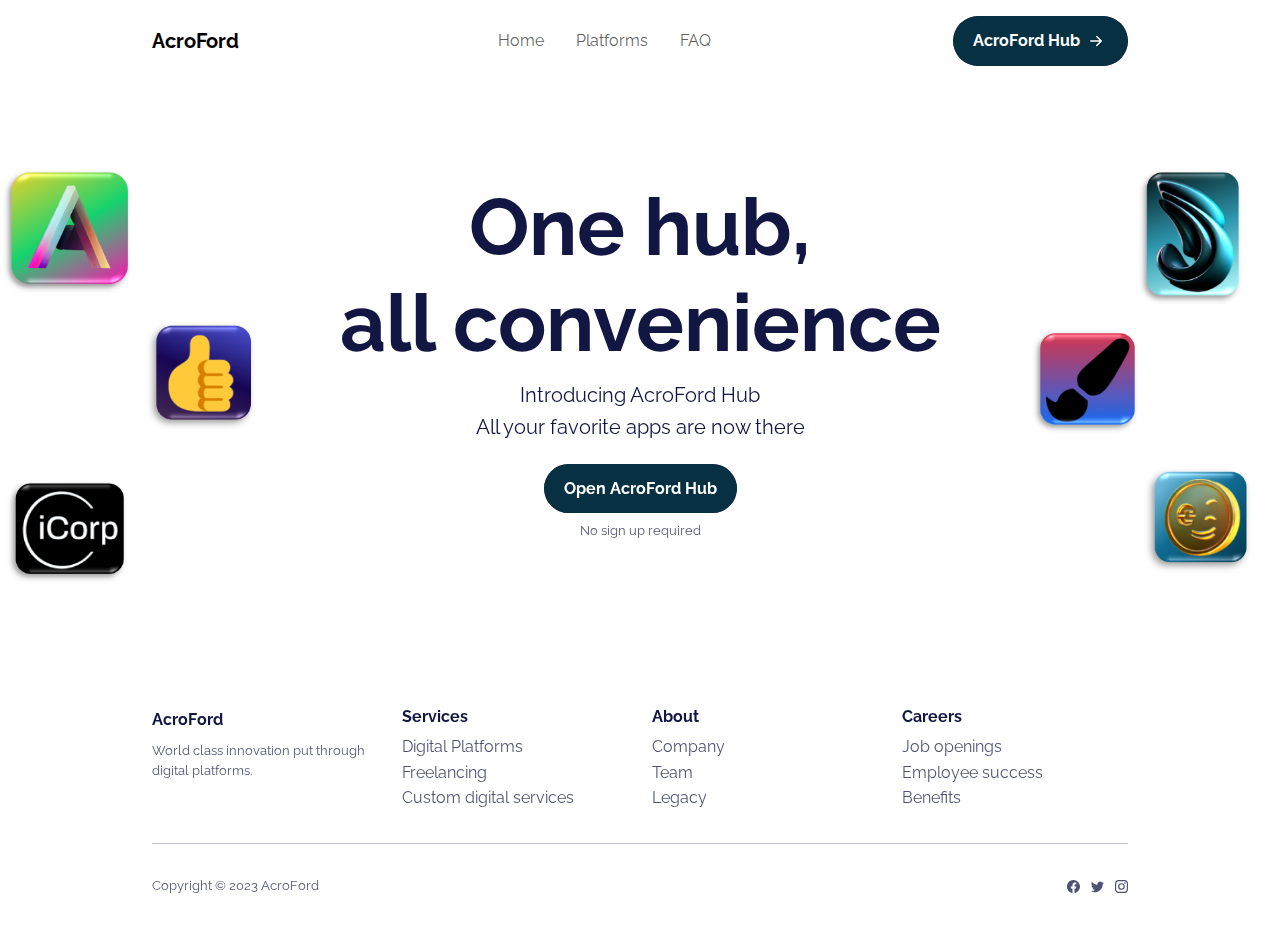
<file: product-hub.html>
<!DOCTYPE html>
<html data-bs-theme="light" lang="en">

<head>
    <meta charset="utf-8">
    <meta name="viewport" content="width=device-width, initial-scale=1.0, shrink-to-fit=no">
    <title>AcroFord Hub - AcroFord</title>
    <link rel="canonical" href="https://acroford.com/product-hub.html">
    <meta property="og:url" content="https://acroford.com/product-hub.html">
    <meta name="twitter:description" content="Welcome to AcroFord 👋, Where we design world-class 🌍digital platforms 🌐 with intuitive interfaces and helpful tools ✨">
    <meta name="twitter:card" content="summary">
    <meta property="og:description" content="Welcome to AcroFord 👋, Where we design world-class 🌍digital platforms 🌐 with intuitive interfaces and helpful tools ✨">
    <meta property="og:image" content="https://acroford.com/assets/img/transaprent_crop.webp">
    <meta property="og:type" content="website">
    <meta property="og:title" content="AcroFord">
    <meta name="twitter:image" content="https://acroford.com/assets/img/transaprent_crop.webp">
    <meta name="twitter:title" content="AcroFord">
    <meta name="description" content="Welcome to the hub 👋. Let's skyrocket 🚀 your productivity NOW! Select an app from the hub 🖱️">
    <link rel="icon" type="image/webp" sizes="1003x995" href="assets/img/transaprent_crop.webp?h=7d45ae5352a06a35289550f6f1497be0">
    <link rel="icon" type="image/webp" sizes="1003x995" href="assets/img/transaprent_crop.webp?h=7d45ae5352a06a35289550f6f1497be0">
    <link rel="icon" type="image/webp" sizes="1003x995" href="assets/img/transaprent_crop.webp?h=7d45ae5352a06a35289550f6f1497be0">
    <link rel="icon" type="image/webp" sizes="1003x995" href="assets/img/transaprent_crop.webp?h=7d45ae5352a06a35289550f6f1497be0">
    <link rel="icon" type="image/webp" sizes="1003x995" href="assets/img/transaprent_crop.webp?h=7d45ae5352a06a35289550f6f1497be0">
    <link rel="stylesheet" href="assets/bootstrap/css/bootstrap.min.css?h=5d9defd457760fa34f1104e80f195df1">
    <link rel="manifest" href="manifest.json?h=5b9cb1b5426cf9488c36864bbe4bce34">
    <link rel="stylesheet" href="https://fonts.googleapis.com/css?family=Raleway:300italic,400italic,600italic,700italic,800italic,400,300,600,700,800&amp;display=swap">
    <link rel="stylesheet" href="assets/css/aib.compiled.css?h=81d70c0f8d48d35d04683ec529545b32">
    <link rel="stylesheet" href="assets/css/Google-Products-Accordion-apps-accordion.css?h=39187c4619fb1a5404b2a87afbb16f09">
    <link rel="stylesheet" href="assets/css/gTexts.css?h=83496be6f24f2b9634b314231c01e137">
    <link rel="stylesheet" href="assets/css/style.css?h=354f13b7966afeab3b217cb7dbe26189">
</head>

<body>
    <!-- Start: Navbar Centered Links -->
    <nav class="navbar navbar-expand-md sticky-top navbar-shrink py-3 navbar-light" id="mainNav">
        <div class="container"><a class="navbar-brand d-flex align-items-center" href="https://acroford.com"><span>AcroFord</span></a><button data-bs-toggle="collapse" class="navbar-toggler" data-bs-target="#navcol-2"><span class="visually-hidden">Toggle navigation</span><span class="navbar-toggler-icon"></span></button>
            <div class="collapse navbar-collapse" id="navcol-2">
                <ul class="navbar-nav mx-auto">
                    <li class="nav-item"><a class="nav-link" href="index.html">Home</a></li>
                    <li class="nav-item"><a class="nav-link" href="products.html">Platforms</a></li>
                    <li class="nav-item"><a class="nav-link" href="faq.html">FAQ</a></li>
                </ul><a class="btn btn-primary d-md-flex justify-content-md-center align-items-md-center aib" role="button" href="../hub/index.html">AcroFord Hub&nbsp;<svg xmlns="http://www.w3.org/2000/svg" width="1em" height="1em" fill="currentColor" viewBox="0 0 16 16" class="bi bi-arrow-right-short" style="font-size: 24px;">
                        <path fill-rule="evenodd" d="M4 8a.5.5 0 0 1 .5-.5h5.793L8.146 5.354a.5.5 0 1 1 .708-.708l3 3a.5.5 0 0 1 0 .708l-3 3a.5.5 0 0 1-.708-.708L10.293 8.5H4.5A.5.5 0 0 1 4 8z"></path>
                    </svg> </a>
            </div>
        </div>
    </nav><!-- End: Navbar Centered Links -->
    <header>
        <section>
            <!-- Start: Hero -->
            <div data-bss-scroll-zoom="true" data-bss-scroll-zoom-speed="0.3" style="background-image: url(&quot;assets/img/clipboard-image-3.png?h=00298dca993611f267796e9031fcc719&quot;);background-position: center;background-size: cover;padding: 4.5rem;">
                <!-- Start: Hero Content -->
                <div class="text-center d-flex flex-column justify-content-center align-items-center py-4 px-3 hero-content">
                    <h1 class="display-1 fw-bold">One hub, <br>all convenience</h1><p class="fs-5">Introducing AcroFord Hub<br>All your favorite apps are now there</p>
                    <div class="container">
                        <div class="row d-sm-flex d-lg-flex justify-content-sm-center justify-content-lg-center">
                            <div class="col-md-6 col-lg-3 text-center" style="margin: 5px;width: 15rem;">
                                <div class="text-center d-md-flex d-lg-flex justify-content-md-center justify-content-lg-center align-items-lg-center"><button class="btn btn-primary d-md-flex justify-content-md-center align-items-md-center aib" type="button">Open AcroFord Hub</button></div>
                                <p class="text-muted">No sign up required</p>
                            </div>
                        </div>
                    </div>
                </div><!-- End: Hero Content -->
            </div><!-- End: Hero -->
        </section>
    </header><!-- Start: Footer Multi Column -->
    <footer>
        <div class="container py-4 py-lg-5">
            <div class="row row-cols-2 row-cols-md-4">
                <!-- Start: Social Icons -->
                <div class="col-12 col-md-3">
                    <div class="fw-bold d-flex align-items-center mb-2"><span>AcroFord</span></div>
                    <p class="text-muted">World class innovation put through digital platforms.</p>
                </div><!-- End: Social Icons -->
                <!-- Start: Services -->
                <div class="col-sm-4 col-md-3 text-lg-start d-flex flex-column">
                    <h3 class="fs-6 fw-bold">Services</h3>
                    <ul class="list-unstyled">
                        <li><a href="#">Digital Platforms</a></li>
                        <li><a href="#">Freelancing</a></li>
                        <li><a href="#">Custom digital services</a></li>
                    </ul>
                </div><!-- End: Services -->
                <!-- Start: About -->
                <div class="col-sm-4 col-md-3 text-lg-start d-flex flex-column">
                    <h3 class="fs-6 fw-bold">About</h3>
                    <ul class="list-unstyled">
                        <li><a href="#">Company</a></li>
                        <li><a href="#">Team</a></li>
                        <li><a href="#">Legacy</a></li>
                    </ul>
                </div><!-- End: About -->
                <!-- Start: Careers -->
                <div class="col-sm-4 col-md-3 text-lg-start d-flex flex-column">
                    <h3 class="fs-6 fw-bold">Careers</h3>
                    <ul class="list-unstyled">
                        <li><a href="#">Job openings</a></li>
                        <li><a href="#">Employee success</a></li>
                        <li><a href="#">Benefits</a></li>
                    </ul>
                </div><!-- End: Careers -->
            </div>
            <hr>
            <div class="text-muted d-flex justify-content-between align-items-center pt-3">
                <p class="mb-0">Copyright © 2023 AcroFord</p>
                <ul class="list-inline mb-0">
                    <li class="list-inline-item"><svg xmlns="http://www.w3.org/2000/svg" width="1em" height="1em" fill="currentColor" viewBox="0 0 16 16" class="bi bi-facebook">
                            <path d="M16 8.049c0-4.446-3.582-8.05-8-8.05C3.58 0-.002 3.603-.002 8.05c0 4.017 2.926 7.347 6.75 7.951v-5.625h-2.03V8.05H6.75V6.275c0-2.017 1.195-3.131 3.022-3.131.876 0 1.791.157 1.791.157v1.98h-1.009c-.993 0-1.303.621-1.303 1.258v1.51h2.218l-.354 2.326H9.25V16c3.824-.604 6.75-3.934 6.75-7.951z"></path>
                        </svg></li>
                    <li class="list-inline-item"><svg xmlns="http://www.w3.org/2000/svg" width="1em" height="1em" fill="currentColor" viewBox="0 0 16 16" class="bi bi-twitter">
                            <path d="M5.026 15c6.038 0 9.341-5.003 9.341-9.334 0-.14 0-.282-.006-.422A6.685 6.685 0 0 0 16 3.542a6.658 6.658 0 0 1-1.889.518 3.301 3.301 0 0 0 1.447-1.817 6.533 6.533 0 0 1-2.087.793A3.286 3.286 0 0 0 7.875 6.03a9.325 9.325 0 0 1-6.767-3.429 3.289 3.289 0 0 0 1.018 4.382A3.323 3.323 0 0 1 .64 6.575v.045a3.288 3.288 0 0 0 2.632 3.218 3.203 3.203 0 0 1-.865.115 3.23 3.23 0 0 1-.614-.057 3.283 3.283 0 0 0 3.067 2.277A6.588 6.588 0 0 1 .78 13.58a6.32 6.32 0 0 1-.78-.045A9.344 9.344 0 0 0 5.026 15z"></path>
                        </svg></li>
                    <li class="list-inline-item"><svg xmlns="http://www.w3.org/2000/svg" width="1em" height="1em" fill="currentColor" viewBox="0 0 16 16" class="bi bi-instagram">
                            <path d="M8 0C5.829 0 5.556.01 4.703.048 3.85.088 3.269.222 2.76.42a3.917 3.917 0 0 0-1.417.923A3.927 3.927 0 0 0 .42 2.76C.222 3.268.087 3.85.048 4.7.01 5.555 0 5.827 0 8.001c0 2.172.01 2.444.048 3.297.04.852.174 1.433.372 1.942.205.526.478.972.923 1.417.444.445.89.719 1.416.923.51.198 1.09.333 1.942.372C5.555 15.99 5.827 16 8 16s2.444-.01 3.298-.048c.851-.04 1.434-.174 1.943-.372a3.916 3.916 0 0 0 1.416-.923c.445-.445.718-.891.923-1.417.197-.509.332-1.09.372-1.942C15.99 10.445 16 10.173 16 8s-.01-2.445-.048-3.299c-.04-.851-.175-1.433-.372-1.941a3.926 3.926 0 0 0-.923-1.417A3.911 3.911 0 0 0 13.24.42c-.51-.198-1.092-.333-1.943-.372C10.443.01 10.172 0 7.998 0h.003zm-.717 1.442h.718c2.136 0 2.389.007 3.232.046.78.035 1.204.166 1.486.275.373.145.64.319.92.599.28.28.453.546.598.92.11.281.24.705.275 1.485.039.843.047 1.096.047 3.231s-.008 2.389-.047 3.232c-.035.78-.166 1.203-.275 1.485a2.47 2.47 0 0 1-.599.919c-.28.28-.546.453-.92.598-.28.11-.704.24-1.485.276-.843.038-1.096.047-3.232.047s-2.39-.009-3.233-.047c-.78-.036-1.203-.166-1.485-.276a2.478 2.478 0 0 1-.92-.598 2.48 2.48 0 0 1-.6-.92c-.109-.281-.24-.705-.275-1.485-.038-.843-.046-1.096-.046-3.233 0-2.136.008-2.388.046-3.231.036-.78.166-1.204.276-1.486.145-.373.319-.64.599-.92.28-.28.546-.453.92-.598.282-.11.705-.24 1.485-.276.738-.034 1.024-.044 2.515-.045v.002zm4.988 1.328a.96.96 0 1 0 0 1.92.96.96 0 0 0 0-1.92zm-4.27 1.122a4.109 4.109 0 1 0 0 8.217 4.109 4.109 0 0 0 0-8.217zm0 1.441a2.667 2.667 0 1 1 0 5.334 2.667 2.667 0 0 1 0-5.334z"></path>
                        </svg></li>
                </ul>
            </div>
        </div>
    </footer><!-- End: Footer Multi Column -->
    <script src="assets/bootstrap/js/bootstrap.min.js?h=a52d057774a957ffc5c4e3aabf79520a"></script>
    <script src="assets/js/bs-init.js?h=c7d551e56109722aa0f77cad2cadf587"></script>
    <script src="assets/js/gtag.js?h=e6b0e4da2b6ff87bc99f9ee61e148002"></script>
    <script src="https://www.googletagmanager.com/gtag/js?id=G-E9DHJ6W2RZ"></script>
    <script src="assets/js/startup-modern.js?h=860a1ecddc64fd24c02f2fc109343dbd"></script>
</body>

</html>
</file>
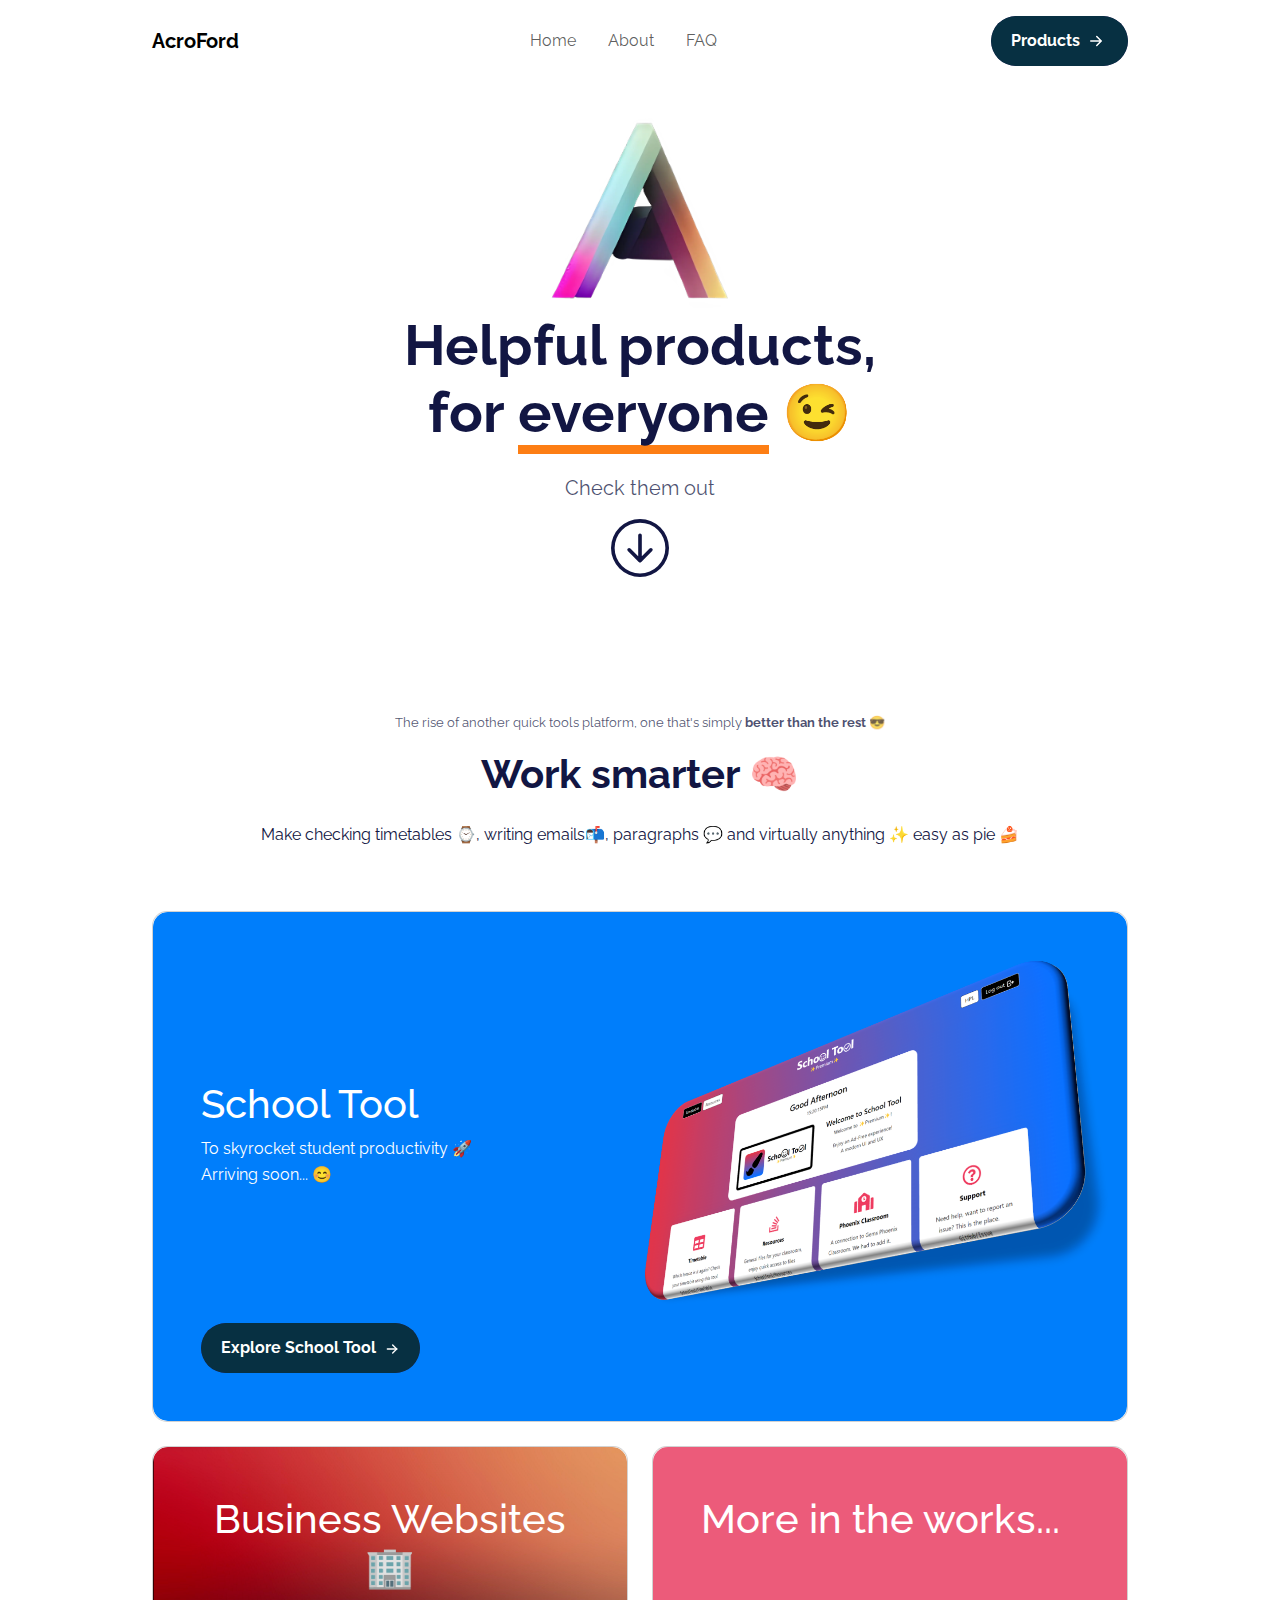
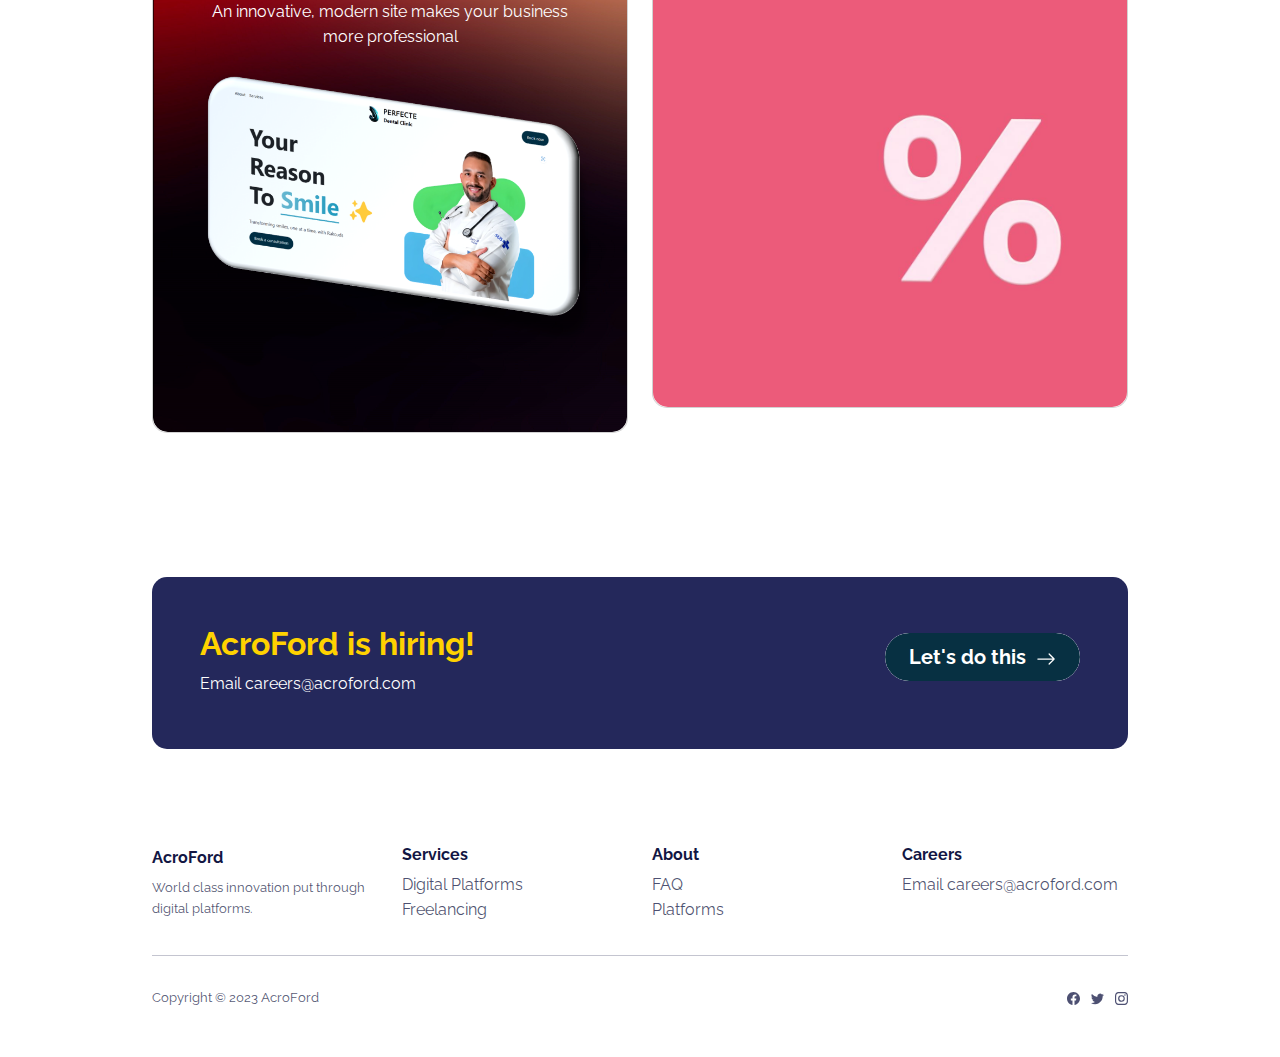
<file: products-sct.html>
<!DOCTYPE html>
<html data-bs-theme="light" lang="en">

<head>
    <meta charset="utf-8">
    <meta name="viewport" content="width=device-width, initial-scale=1.0, shrink-to-fit=no">
    <title>Home - AcroFord</title>
    <link rel="canonical" href="https://acroford.com/products-sct.html">
    <meta property="og:url" content="https://acroford.com/products-sct.html">
    <meta name="twitter:description" content="Welcome to AcroFord 👋, Where we design world-class 🌍digital platforms 🌐 with intuitive interfaces and helpful tools ✨">
    <meta name="twitter:card" content="summary">
    <meta property="og:description" content="Welcome to AcroFord 👋, Where we design world-class 🌍digital platforms 🌐 with intuitive interfaces and helpful tools ✨">
    <meta property="og:image" content="https://acroford.com/assets/img/transaprent_crop.webp">
    <meta name="description" content="Welcome to AcroFord 👋, Where we design world-class 🌍digital platforms 🌐 with intuitive interfaces and helpful tools ✨">
    <meta property="og:type" content="website">
    <meta property="og:title" content="AcroFord">
    <meta name="twitter:image" content="https://acroford.com/assets/img/transaprent_crop.webp">
    <meta name="twitter:title" content="AcroFord">
    <link rel="icon" type="image/webp" sizes="1003x995" href="assets/img/transaprent_crop.webp?h=7d45ae5352a06a35289550f6f1497be0">
    <link rel="icon" type="image/webp" sizes="1003x995" href="assets/img/transaprent_crop.webp?h=7d45ae5352a06a35289550f6f1497be0">
    <link rel="icon" type="image/webp" sizes="1003x995" href="assets/img/transaprent_crop.webp?h=7d45ae5352a06a35289550f6f1497be0">
    <link rel="icon" type="image/webp" sizes="1003x995" href="assets/img/transaprent_crop.webp?h=7d45ae5352a06a35289550f6f1497be0">
    <link rel="icon" type="image/webp" sizes="1003x995" href="assets/img/transaprent_crop.webp?h=7d45ae5352a06a35289550f6f1497be0">
    <link rel="stylesheet" href="assets/bootstrap/css/bootstrap.min.css?h=5fe79462834491b3bde4026987c3b88c">
    <link rel="manifest" href="manifest.json?h=5b9cb1b5426cf9488c36864bbe4bce34">
    <link rel="stylesheet" href="https://fonts.googleapis.com/css?family=Raleway:300italic,400italic,600italic,700italic,800italic,400,300,600,700,800&amp;display=swap">
    <link rel="stylesheet" href="assets/css/aib.compiled.css?h=81d70c0f8d48d35d04683ec529545b32">
    <link rel="stylesheet" href="assets/css/Google-Products-Accordion-apps-accordion.css?h=39187c4619fb1a5404b2a87afbb16f09">
    <link rel="stylesheet" href="assets/css/gTexts.css?h=83496be6f24f2b9634b314231c01e137">
    <link rel="stylesheet" href="assets/css/style.css?h=6f5980ebb8321a48aae137829a4a16bb">
</head>

<body>
    <!-- Start: Navbar Centered Links -->
    <nav class="navbar navbar-expand-md sticky-top navbar-shrink py-3 navbar-light" id="mainNav">
        <div class="container"><a class="navbar-brand d-flex align-items-center" href="https://acroford.com"><span>AcroFord</span></a><button data-bs-toggle="collapse" class="navbar-toggler" data-bs-target="#navcol-2"><span class="visually-hidden">Toggle navigation</span><span class="navbar-toggler-icon"></span></button>
            <div class="collapse navbar-collapse" id="navcol-2">
                <ul class="navbar-nav mx-auto">
                    <li class="nav-item"><a class="nav-link" href="index.html">Home</a></li>
                    <li class="nav-item"><a class="nav-link" href="platforms.html">About</a></li>
                    <li class="nav-item"><a class="nav-link" href="faq.html">FAQ</a></li>
                </ul><a class="btn btn-primary d-md-flex justify-content-md-center align-items-md-center aib" role="button" href="products.html">Products&nbsp;<svg xmlns="http://www.w3.org/2000/svg" width="1em" height="1em" fill="currentColor" viewBox="0 0 16 16" class="bi bi-arrow-right-short" style="font-size: 24px;">
                        <path fill-rule="evenodd" d="M4 8a.5.5 0 0 1 .5-.5h5.793L8.146 5.354a.5.5 0 1 1 .708-.708l3 3a.5.5 0 0 1 0 .708l-3 3a.5.5 0 0 1-.708-.708L10.293 8.5H4.5A.5.5 0 0 1 4 8z"></path>
                    </svg> </a>
            </div>
        </div>
    </nav><!-- End: Navbar Centered Links -->
    <header class="pt-5" style="padding-top: 15px!important;background: #ffffff;">
        <!-- Start: Hero Clean Reverse -->
        <div class="container pt-4 pt-xl-5" style="padding-top: 0px!Important;">
            <div class="row pt-5" style="padding-top: 1rem!important;padding-bottom: 2rem!important;">
                <div class="col-md-12 text-center d-flex justify-content-center align-items-center"><img src="assets/img/transaprent_crop.webp?h=7d45ae5352a06a35289550f6f1497be0" style="width: 12.5rem;height: auto;"></div>
                <div class="col-md-8 text-center mx-auto">
                    <div class="text-center" style="margin: 0px!Important;">
                        <h1 class="display-4 fw-bold mb-5" style="margin-bottom: 2vw!important;">Helpful products,<br>for&nbsp;<span class="underline" style="border-bottom: 9px solid var(--bs-orange) ;">everyone</span>&nbsp;😉</h1>
                        <p class="fs-5 text-muted mb-5" style="margin-bottom: 15px!Important;">Check them out</p>
                    </div><svg xmlns="http://www.w3.org/2000/svg" width="1em" height="1em" fill="currentColor" viewBox="0 0 16 16" class="bi bi-arrow-down-circle" style="font-size: 58px;">
                        <path fill-rule="evenodd" d="M1 8a7 7 0 1 0 14 0A7 7 0 0 0 1 8zm15 0A8 8 0 1 1 0 8a8 8 0 0 1 16 0zM8.5 4.5a.5.5 0 0 0-1 0v5.793L5.354 8.146a.5.5 0 1 0-.708.708l3 3a.5.5 0 0 0 .708 0l3-3a.5.5 0 0 0-.708-.708L8.5 10.293V4.5z"></path>
                    </svg>
                </div>
            </div>
        </div><!-- End: Hero Clean Reverse -->
    </header>
    <section class="my-5 py-5">
        <!-- Start: 1 Row 1 Column -->
        <div class="container">
            <div class="row">
                <div class="col-md-12 text-center py-5" style="padding-top: 0px!Important;">
                    <p class="fw-bold text-muted"><span style="font-weight: normal !important;">The rise of another quick tools platform, one that's simply&nbsp;</span>better than the rest 😎</p>
                    <h3 class="display-6 fw-bold mb-4">Work smarter 🧠</h3>
                    <p>Make checking timetables ⌚, writing emails📬, paragraphs 💬 and virtually anything ✨ easy as pie 🍰</p>
                </div>
            </div>
        </div><!-- End: 1 Row 1 Column -->
        <!-- Start: 2 Rows 1+2 Columns -->
        <div class="container">
            <div class="row mb-4">
                <div class="col-md-12">
                    <div class="card text-white" style="overflow: hidden!important;border-radius: 15px!important;"><img class="card-img w-100 d-block d-none d-md-block rCard" src="assets/img/clipboard-image-1.png?h=1fd50bf1bf0408aa14f8f792346a901e" style="z-index: 1!important;border-radius: 15px!important;">
                        <div class="card-img-overlay d-flex flex-column align-items-start p-4 card-content-half p-xl-5">
                            <h4 class="fs-1 mt-md-auto" style="z-index: 1!important;">School Tool</h4>
                            <p style="z-index: 1!important;">To skyrocket student productivity 🚀<br>Arriving soon... 😊</p><button class="btn btn-primary mt-md-auto aib" type="button" style="border-radius: 10rem;">Explore School Tool&nbsp;&nbsp;<svg xmlns="http://www.w3.org/2000/svg" width="1em" height="1em" viewBox="0 0 24 24" stroke-width="2" stroke="currentColor" fill="none" stroke-linecap="round" stroke-linejoin="round" class="icon icon-tabler icon-tabler-arrow-right">
                                    <path stroke="none" d="M0 0h24v24H0z" fill="none"></path>
                                    <line x1="5" y1="12" x2="19" y2="12"></line>
                                    <line x1="13" y1="18" x2="19" y2="12"></line>
                                    <line x1="13" y1="6" x2="19" y2="12"></line>
                                </svg></button>
                        </div>
                    </div>
                </div>
            </div>
            <div class="row gy-4">
                <div class="col-md-6">
                    <div class="card text-white text-center rContainer" style="border-radius: 15px!Important;"><img class="card-img w-100 d-block rCard" src="assets/img/clipboard-image-8.png?h=300641c256735bcf4a1fdb81629e077e" style="border-radius: 15px!Important;">
                        <div class="card-img-overlay d-flex flex-column align-items-start p-4 p-xl-5">
                            <h4 class="fs-1 bringF">Business Websites🏢</h4>
                            <p style="z-index: 1!important;">An innovative, modern site makes your business more professional</p>
                        </div>
                    </div>
                </div>
                <div class="col-md-6">
                    <div class="card text-white" style="border-radius: 15px!Important;"><img class="card-img w-100 d-block" src="assets/img/rewards.jpeg?h=1a5994301ccf9c806421bd82a0a5124b" style="border-radius: 15px!Important;">
                        <div class="card-img-overlay d-flex flex-column align-items-start p-4 p-xl-5">
                            <h4 class="fs-1">More in the works...</h4>
                        </div>
                    </div>
                </div>
            </div>
        </div><!-- End: 2 Rows 1+2 Columns -->
    </section>
    <section></section><!-- Start: Contact Us Banner -->
    <section class="py-4 py-xl-5">
        <div class="container">
            <div class="text-white bg-primary border rounded border-0 border-primary d-flex flex-column justify-content-between flex-lg-row p-4 p-md-5" style="border-radius: 15px!important;">
                <div class="pb-2 pb-lg-1">
                    <h2 class="fw-bold text-secondary mb-2">AcroFord is hiring!</h2>
                    <p class="mb-0">Email careers@acroford.com</p>
                </div>
                <div class="my-2"><a class="btn btn-light fs-5 py-2 px-4 aib" role="button" href="mailto:careers@acroford.com" style="border-style: none!important;border-radius: 10rem!important;">Let's do this&nbsp;&nbsp;<svg xmlns="http://www.w3.org/2000/svg" width="1em" height="1em" fill="currentColor" viewBox="0 0 16 16" class="bi bi-arrow-right">
                            <path fill-rule="evenodd" d="M1 8a.5.5 0 0 1 .5-.5h11.793l-3.147-3.146a.5.5 0 0 1 .708-.708l4 4a.5.5 0 0 1 0 .708l-4 4a.5.5 0 0 1-.708-.708L13.293 8.5H1.5A.5.5 0 0 1 1 8z"></path>
                        </svg></a></div>
            </div>
        </div>
    </section><!-- End: Contact Us Banner -->
    <!-- Start: Footer Multi Column -->
    <footer>
        <div class="container py-4 py-lg-5">
            <div class="row row-cols-2 row-cols-md-4">
                <!-- Start: Social Icons -->
                <div class="col-12 col-md-3">
                    <div class="fw-bold d-flex align-items-center mb-2"><span>AcroFord</span></div>
                    <p class="text-muted">World class innovation put through digital platforms.</p>
                </div><!-- End: Social Icons -->
                <!-- Start: Services -->
                <div class="col-sm-4 col-md-3 text-lg-start d-flex flex-column">
                    <h3 class="fs-6 fw-bold">Services</h3>
                    <ul class="list-unstyled">
                        <li><a href="#">Digital Platforms</a></li>
                        <li><a href="#">Freelancing</a></li>
                    </ul>
                </div><!-- End: Services -->
                <!-- Start: About -->
                <div class="col-sm-4 col-md-3 text-lg-start d-flex flex-column">
                    <h3 class="fs-6 fw-bold">About</h3>
                    <ul class="list-unstyled">
                        <li><a href="#">FAQ</a></li>
                        <li><a href="#">Platforms</a></li>
                    </ul>
                </div><!-- End: About -->
                <!-- Start: Careers -->
                <div class="col-sm-4 col-md-3 text-lg-start d-flex flex-column">
                    <h3 class="fs-6 fw-bold">Careers</h3>
                    <ul class="list-unstyled">
                        <li><a href="mailto:careers@acroford.com">Email careers@acroford.com</a></li>
                    </ul>
                </div><!-- End: Careers -->
            </div>
            <hr>
            <div class="text-muted d-flex justify-content-between align-items-center pt-3">
                <p class="mb-0">Copyright © 2023 AcroFord</p>
                <ul class="list-inline mb-0">
                    <li class="list-inline-item"><svg xmlns="http://www.w3.org/2000/svg" width="1em" height="1em" fill="currentColor" viewBox="0 0 16 16" class="bi bi-facebook">
                            <path d="M16 8.049c0-4.446-3.582-8.05-8-8.05C3.58 0-.002 3.603-.002 8.05c0 4.017 2.926 7.347 6.75 7.951v-5.625h-2.03V8.05H6.75V6.275c0-2.017 1.195-3.131 3.022-3.131.876 0 1.791.157 1.791.157v1.98h-1.009c-.993 0-1.303.621-1.303 1.258v1.51h2.218l-.354 2.326H9.25V16c3.824-.604 6.75-3.934 6.75-7.951z"></path>
                        </svg></li>
                    <li class="list-inline-item"><svg xmlns="http://www.w3.org/2000/svg" width="1em" height="1em" fill="currentColor" viewBox="0 0 16 16" class="bi bi-twitter">
                            <path d="M5.026 15c6.038 0 9.341-5.003 9.341-9.334 0-.14 0-.282-.006-.422A6.685 6.685 0 0 0 16 3.542a6.658 6.658 0 0 1-1.889.518 3.301 3.301 0 0 0 1.447-1.817 6.533 6.533 0 0 1-2.087.793A3.286 3.286 0 0 0 7.875 6.03a9.325 9.325 0 0 1-6.767-3.429 3.289 3.289 0 0 0 1.018 4.382A3.323 3.323 0 0 1 .64 6.575v.045a3.288 3.288 0 0 0 2.632 3.218 3.203 3.203 0 0 1-.865.115 3.23 3.23 0 0 1-.614-.057 3.283 3.283 0 0 0 3.067 2.277A6.588 6.588 0 0 1 .78 13.58a6.32 6.32 0 0 1-.78-.045A9.344 9.344 0 0 0 5.026 15z"></path>
                        </svg></li>
                    <li class="list-inline-item"><svg xmlns="http://www.w3.org/2000/svg" width="1em" height="1em" fill="currentColor" viewBox="0 0 16 16" class="bi bi-instagram">
                            <path d="M8 0C5.829 0 5.556.01 4.703.048 3.85.088 3.269.222 2.76.42a3.917 3.917 0 0 0-1.417.923A3.927 3.927 0 0 0 .42 2.76C.222 3.268.087 3.85.048 4.7.01 5.555 0 5.827 0 8.001c0 2.172.01 2.444.048 3.297.04.852.174 1.433.372 1.942.205.526.478.972.923 1.417.444.445.89.719 1.416.923.51.198 1.09.333 1.942.372C5.555 15.99 5.827 16 8 16s2.444-.01 3.298-.048c.851-.04 1.434-.174 1.943-.372a3.916 3.916 0 0 0 1.416-.923c.445-.445.718-.891.923-1.417.197-.509.332-1.09.372-1.942C15.99 10.445 16 10.173 16 8s-.01-2.445-.048-3.299c-.04-.851-.175-1.433-.372-1.941a3.926 3.926 0 0 0-.923-1.417A3.911 3.911 0 0 0 13.24.42c-.51-.198-1.092-.333-1.943-.372C10.443.01 10.172 0 7.998 0h.003zm-.717 1.442h.718c2.136 0 2.389.007 3.232.046.78.035 1.204.166 1.486.275.373.145.64.319.92.599.28.28.453.546.598.92.11.281.24.705.275 1.485.039.843.047 1.096.047 3.231s-.008 2.389-.047 3.232c-.035.78-.166 1.203-.275 1.485a2.47 2.47 0 0 1-.599.919c-.28.28-.546.453-.92.598-.28.11-.704.24-1.485.276-.843.038-1.096.047-3.232.047s-2.39-.009-3.233-.047c-.78-.036-1.203-.166-1.485-.276a2.478 2.478 0 0 1-.92-.598 2.48 2.48 0 0 1-.6-.92c-.109-.281-.24-.705-.275-1.485-.038-.843-.046-1.096-.046-3.233 0-2.136.008-2.388.046-3.231.036-.78.166-1.204.276-1.486.145-.373.319-.64.599-.92.28-.28.546-.453.92-.598.282-.11.705-.24 1.485-.276.738-.034 1.024-.044 2.515-.045v.002zm4.988 1.328a.96.96 0 1 0 0 1.92.96.96 0 0 0 0-1.92zm-4.27 1.122a4.109 4.109 0 1 0 0 8.217 4.109 4.109 0 0 0 0-8.217zm0 1.441a2.667 2.667 0 1 1 0 5.334 2.667 2.667 0 0 1 0-5.334z"></path>
                        </svg></li>
                </ul>
            </div>
        </div>
    </footer><!-- End: Footer Multi Column -->
    <script src="assets/bootstrap/js/bootstrap.min.js?h=e55bde7d6e36ebf17ba0b8c1e80e4065"></script>
    <script src="assets/js/bs-init.js?h=c7d551e56109722aa0f77cad2cadf587"></script>
    <script src="assets/js/gtag.js?h=e6b0e4da2b6ff87bc99f9ee61e148002"></script>
    <script src="https://www.googletagmanager.com/gtag/js?id=G-E9DHJ6W2RZ"></script>
    <script src="assets/js/startup-modern.js?h=860a1ecddc64fd24c02f2fc109343dbd"></script>
</body>

</html>
</file>
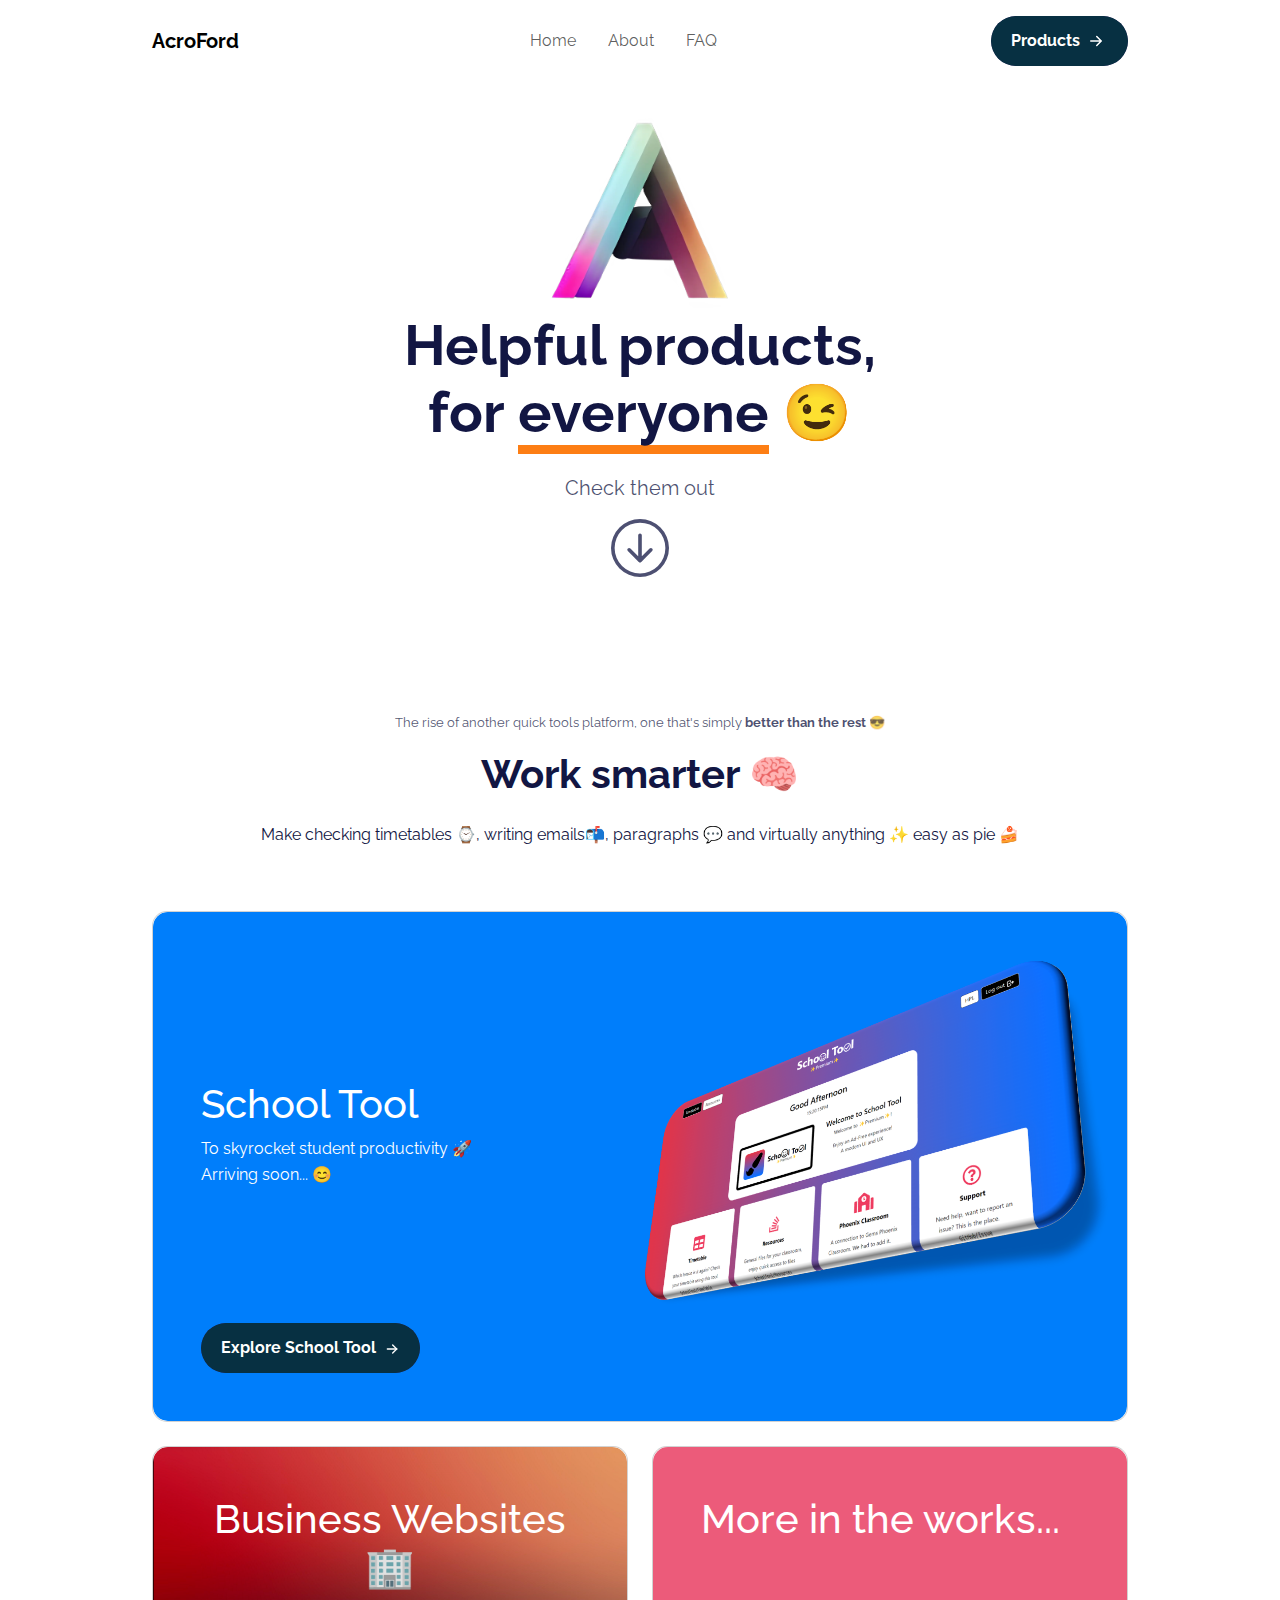
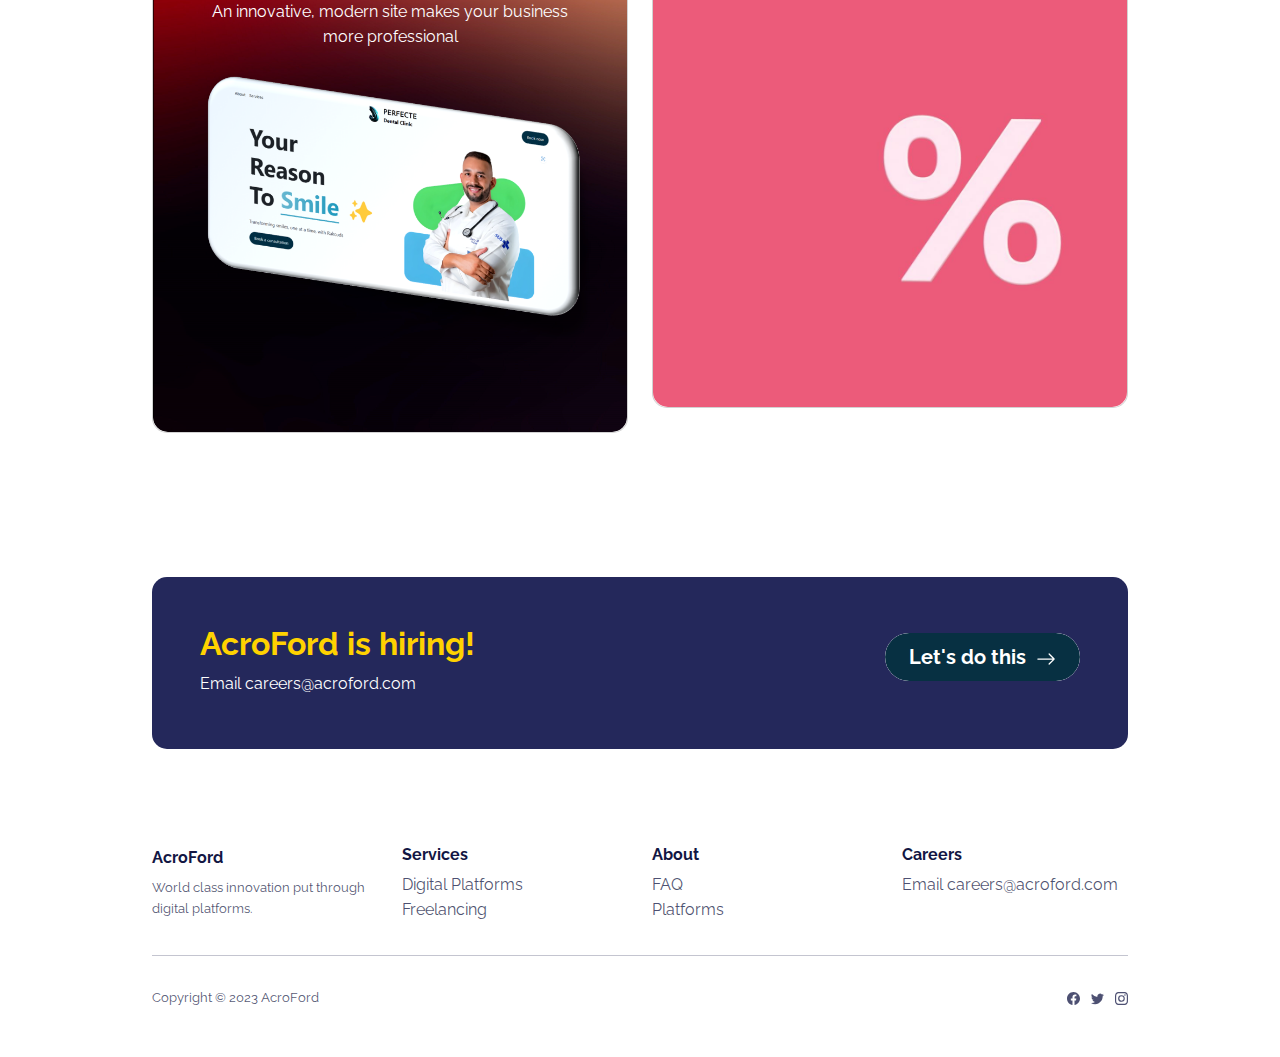
<file: products.html>
<!DOCTYPE html>
<html data-bs-theme="light" lang="en">

<head>
    <meta charset="utf-8">
    <meta name="viewport" content="width=device-width, initial-scale=1.0, shrink-to-fit=no">
    <title>Home - AcroFord</title>
    <link rel="canonical" href="https://acroford.com/products.html">
    <meta property="og:url" content="https://acroford.com/products.html">
    <meta name="twitter:description" content="Welcome to AcroFord 👋, Where we design world-class 🌍digital platforms 🌐 with intuitive interfaces and helpful tools ✨">
    <meta name="twitter:card" content="summary">
    <meta property="og:description" content="Welcome to AcroFord 👋, Where we design world-class 🌍digital platforms 🌐 with intuitive interfaces and helpful tools ✨">
    <meta property="og:image" content="https://acroford.com/assets/img/transaprent_crop.webp">
    <meta name="description" content="Welcome to AcroFord 👋, Where we design world-class 🌍digital platforms 🌐 with intuitive interfaces and helpful tools ✨">
    <meta property="og:type" content="website">
    <meta property="og:title" content="AcroFord">
    <meta name="twitter:image" content="https://acroford.com/assets/img/transaprent_crop.webp">
    <meta name="twitter:title" content="AcroFord">
    <link rel="icon" type="image/webp" sizes="1003x995" href="assets/img/transaprent_crop.webp?h=7d45ae5352a06a35289550f6f1497be0">
    <link rel="icon" type="image/webp" sizes="1003x995" href="assets/img/transaprent_crop.webp?h=7d45ae5352a06a35289550f6f1497be0">
    <link rel="icon" type="image/webp" sizes="1003x995" href="assets/img/transaprent_crop.webp?h=7d45ae5352a06a35289550f6f1497be0">
    <link rel="icon" type="image/webp" sizes="1003x995" href="assets/img/transaprent_crop.webp?h=7d45ae5352a06a35289550f6f1497be0">
    <link rel="icon" type="image/webp" sizes="1003x995" href="assets/img/transaprent_crop.webp?h=7d45ae5352a06a35289550f6f1497be0">
    <link rel="stylesheet" href="assets/bootstrap/css/bootstrap.min.css?h=5fe79462834491b3bde4026987c3b88c">
    <link rel="manifest" href="manifest.json?h=5b9cb1b5426cf9488c36864bbe4bce34">
    <link rel="stylesheet" href="https://fonts.googleapis.com/css?family=Raleway:300italic,400italic,600italic,700italic,800italic,400,300,600,700,800&amp;display=swap">
    <link rel="stylesheet" href="assets/css/aib.compiled.css?h=81d70c0f8d48d35d04683ec529545b32">
    <link rel="stylesheet" href="assets/css/Google-Products-Accordion-apps-accordion.css?h=39187c4619fb1a5404b2a87afbb16f09">
    <link rel="stylesheet" href="assets/css/gTexts.css?h=83496be6f24f2b9634b314231c01e137">
    <link rel="stylesheet" href="assets/css/style.css?h=6f5980ebb8321a48aae137829a4a16bb">
</head>

<body>
    <!-- Start: Navbar Centered Links -->
    <nav class="navbar navbar-expand-md sticky-top navbar-shrink py-3 navbar-light" id="mainNav">
        <div class="container"><a class="navbar-brand d-flex align-items-center" href="https://acroford.com"><span>AcroFord</span></a><button data-bs-toggle="collapse" class="navbar-toggler" data-bs-target="#navcol-2"><span class="visually-hidden">Toggle navigation</span><span class="navbar-toggler-icon"></span></button>
            <div class="collapse navbar-collapse" id="navcol-2">
                <ul class="navbar-nav mx-auto">
                    <li class="nav-item"><a class="nav-link" href="index.html">Home</a></li>
                    <li class="nav-item"><a class="nav-link" href="platforms.html">About</a></li>
                    <li class="nav-item"><a class="nav-link" href="faq.html">FAQ</a></li>
                </ul><a class="btn btn-primary d-md-flex justify-content-md-center align-items-md-center aib" role="button" href="products.html">Products&nbsp;<svg xmlns="http://www.w3.org/2000/svg" width="1em" height="1em" fill="currentColor" viewBox="0 0 16 16" class="bi bi-arrow-right-short" style="font-size: 24px;">
                        <path fill-rule="evenodd" d="M4 8a.5.5 0 0 1 .5-.5h5.793L8.146 5.354a.5.5 0 1 1 .708-.708l3 3a.5.5 0 0 1 0 .708l-3 3a.5.5 0 0 1-.708-.708L10.293 8.5H4.5A.5.5 0 0 1 4 8z"></path>
                    </svg> </a>
            </div>
        </div>
    </nav><!-- End: Navbar Centered Links -->
    <header class="pt-5" style="padding-top: 15px!important;background: #ffffff;">
        <!-- Start: Hero Clean Reverse -->
        <div class="container pt-4 pt-xl-5" style="padding-top: 0px!Important;">
            <div class="row pt-5" style="padding-top: 1rem!important;padding-bottom: 2rem!important;">
                <div class="col-md-12 text-center d-flex justify-content-center align-items-center"><img src="assets/img/transaprent_crop.webp?h=7d45ae5352a06a35289550f6f1497be0" style="width: 12.5rem;height: auto;"></div>
                <div class="col-md-8 text-center mx-auto">
                    <div class="text-center" style="margin: 0px!Important;">
                        <h1 class="display-4 fw-bold mb-5" style="margin-bottom: 2vw!important;">Helpful products,<br>for&nbsp;<span class="underline" style="border-bottom: 9px solid var(--bs-orange) ;">everyone</span>&nbsp;😉</h1>
                        <p class="fs-5 text-muted mb-5" style="margin-bottom: 15px!Important;">Check them out</p><a id="products-start" href="#products-start"><svg xmlns="http://www.w3.org/2000/svg" width="1em" height="1em" fill="currentColor" viewBox="0 0 16 16" class="bi bi-arrow-down-circle" style="font-size: 58px;">
                                <path fill-rule="evenodd" d="M1 8a7 7 0 1 0 14 0A7 7 0 0 0 1 8zm15 0A8 8 0 1 1 0 8a8 8 0 0 1 16 0zM8.5 4.5a.5.5 0 0 0-1 0v5.793L5.354 8.146a.5.5 0 1 0-.708.708l3 3a.5.5 0 0 0 .708 0l3-3a.5.5 0 0 0-.708-.708L8.5 10.293V4.5z"></path>
                            </svg></a>
                    </div>
                </div>
            </div>
        </div><!-- End: Hero Clean Reverse -->
    </header>
    <section class="my-5 py-5">
        <!-- Start: 1 Row 1 Column -->
        <div class="container">
            <div class="row">
                <div class="col-md-12 text-center py-5" style="padding-top: 0px!Important;">
                    <p class="fw-bold text-muted"><span style="font-weight: normal !important;">The rise of another quick tools platform, one that's simply&nbsp;</span>better than the rest 😎</p>
                    <h3 class="display-6 fw-bold mb-4">Work smarter 🧠</h3>
                    <p>Make checking timetables ⌚, writing emails📬, paragraphs 💬 and virtually anything ✨ easy as pie 🍰</p>
                </div>
            </div>
        </div><!-- End: 1 Row 1 Column -->
        <!-- Start: 2 Rows 1+2 Columns -->
        <div class="container">
            <div class="row mb-4">
                <div class="col-md-12">
                    <div class="card text-white" style="overflow: hidden!important;border-radius: 15px!important;"><img class="card-img w-100 d-block d-none d-md-block rCard" src="assets/img/clipboard-image-1.png?h=1fd50bf1bf0408aa14f8f792346a901e" style="z-index: 1!important;border-radius: 15px!important;">
                        <div class="card-img-overlay d-flex flex-column align-items-start p-4 card-content-half p-xl-5">
                            <h4 class="fs-1 mt-md-auto" style="z-index: 1!important;">School Tool</h4>
                            <p style="z-index: 1!important;">To skyrocket student productivity 🚀<br>Arriving soon... 😊</p><a class="btn btn-primary mt-md-auto aib" role="button" style="border-radius: 10rem;" href="https://schooltool.io">Explore School Tool&nbsp;&nbsp;<svg xmlns="http://www.w3.org/2000/svg" width="1em" height="1em" viewBox="0 0 24 24" stroke-width="2" stroke="currentColor" fill="none" stroke-linecap="round" stroke-linejoin="round" class="icon icon-tabler icon-tabler-arrow-right">
                                    <path stroke="none" d="M0 0h24v24H0z" fill="none"></path>
                                    <line x1="5" y1="12" x2="19" y2="12"></line>
                                    <line x1="13" y1="18" x2="19" y2="12"></line>
                                    <line x1="13" y1="6" x2="19" y2="12"></line>
                                </svg></a>
                        </div>
                    </div>
                </div>
            </div>
            <div class="row gy-4">
                <div class="col-md-6">
                    <div class="card text-white text-center rContainer" style="border-radius: 15px!Important;"><img class="card-img w-100 d-block rCard" src="assets/img/clipboard-image-8.png?h=300641c256735bcf4a1fdb81629e077e" style="border-radius: 15px!Important;">
                        <div class="card-img-overlay d-flex flex-column align-items-start p-4 p-xl-5">
                            <h4 class="fs-1 bringF">Business Websites🏢</h4>
                            <p style="z-index: 1!important;">An innovative, modern site makes your business more professional</p>
                        </div>
                    </div>
                </div>
                <div class="col-md-6">
                    <div class="card text-white" style="border-radius: 15px!Important;"><img class="card-img w-100 d-block" src="assets/img/rewards.jpeg?h=1a5994301ccf9c806421bd82a0a5124b" style="border-radius: 15px!Important;">
                        <div class="card-img-overlay d-flex flex-column align-items-start p-4 p-xl-5">
                            <h4 class="fs-1">More in the works...</h4>
                        </div>
                    </div>
                </div>
            </div>
        </div><!-- End: 2 Rows 1+2 Columns -->
    </section>
    <section></section><!-- Start: Contact Us Banner -->
    <section class="py-4 py-xl-5">
        <div class="container">
            <div class="text-white bg-primary border rounded border-0 border-primary d-flex flex-column justify-content-between flex-lg-row p-4 p-md-5" style="border-radius: 15px!important;">
                <div class="pb-2 pb-lg-1">
                    <h2 class="fw-bold text-secondary mb-2">AcroFord is hiring!</h2>
                    <p class="mb-0">Email careers@acroford.com</p>
                </div>
                <div class="my-2"><a class="btn btn-light fs-5 py-2 px-4 aib" role="button" href="mailto:careers@acroford.com" style="border-style: none!important;border-radius: 10rem!important;">Let's do this&nbsp;&nbsp;<svg xmlns="http://www.w3.org/2000/svg" width="1em" height="1em" fill="currentColor" viewBox="0 0 16 16" class="bi bi-arrow-right">
                            <path fill-rule="evenodd" d="M1 8a.5.5 0 0 1 .5-.5h11.793l-3.147-3.146a.5.5 0 0 1 .708-.708l4 4a.5.5 0 0 1 0 .708l-4 4a.5.5 0 0 1-.708-.708L13.293 8.5H1.5A.5.5 0 0 1 1 8z"></path>
                        </svg></a></div>
            </div>
        </div>
    </section><!-- End: Contact Us Banner -->
    <!-- Start: Footer Multi Column -->
    <footer>
        <div class="container py-4 py-lg-5">
            <div class="row row-cols-2 row-cols-md-4">
                <!-- Start: Social Icons -->
                <div class="col-12 col-md-3">
                    <div class="fw-bold d-flex align-items-center mb-2"><span>AcroFord</span></div>
                    <p class="text-muted">World class innovation put through digital platforms.</p>
                </div><!-- End: Social Icons -->
                <!-- Start: Services -->
                <div class="col-sm-4 col-md-3 text-lg-start d-flex flex-column">
                    <h3 class="fs-6 fw-bold">Services</h3>
                    <ul class="list-unstyled">
                        <li><a href="#">Digital Platforms</a></li>
                        <li><a href="#">Freelancing</a></li>
                    </ul>
                </div><!-- End: Services -->
                <!-- Start: About -->
                <div class="col-sm-4 col-md-3 text-lg-start d-flex flex-column">
                    <h3 class="fs-6 fw-bold">About</h3>
                    <ul class="list-unstyled">
                        <li><a href="#">FAQ</a></li>
                        <li><a href="#">Platforms</a></li>
                    </ul>
                </div><!-- End: About -->
                <!-- Start: Careers -->
                <div class="col-sm-4 col-md-3 text-lg-start d-flex flex-column">
                    <h3 class="fs-6 fw-bold">Careers</h3>
                    <ul class="list-unstyled">
                        <li><a href="mailto:careers@acroford.com">Email careers@acroford.com</a></li>
                    </ul>
                </div><!-- End: Careers -->
            </div>
            <hr>
            <div class="text-muted d-flex justify-content-between align-items-center pt-3">
                <p class="mb-0">Copyright © 2023 AcroFord</p>
                <ul class="list-inline mb-0">
                    <li class="list-inline-item"><svg xmlns="http://www.w3.org/2000/svg" width="1em" height="1em" fill="currentColor" viewBox="0 0 16 16" class="bi bi-facebook">
                            <path d="M16 8.049c0-4.446-3.582-8.05-8-8.05C3.58 0-.002 3.603-.002 8.05c0 4.017 2.926 7.347 6.75 7.951v-5.625h-2.03V8.05H6.75V6.275c0-2.017 1.195-3.131 3.022-3.131.876 0 1.791.157 1.791.157v1.98h-1.009c-.993 0-1.303.621-1.303 1.258v1.51h2.218l-.354 2.326H9.25V16c3.824-.604 6.75-3.934 6.75-7.951z"></path>
                        </svg></li>
                    <li class="list-inline-item"><svg xmlns="http://www.w3.org/2000/svg" width="1em" height="1em" fill="currentColor" viewBox="0 0 16 16" class="bi bi-twitter">
                            <path d="M5.026 15c6.038 0 9.341-5.003 9.341-9.334 0-.14 0-.282-.006-.422A6.685 6.685 0 0 0 16 3.542a6.658 6.658 0 0 1-1.889.518 3.301 3.301 0 0 0 1.447-1.817 6.533 6.533 0 0 1-2.087.793A3.286 3.286 0 0 0 7.875 6.03a9.325 9.325 0 0 1-6.767-3.429 3.289 3.289 0 0 0 1.018 4.382A3.323 3.323 0 0 1 .64 6.575v.045a3.288 3.288 0 0 0 2.632 3.218 3.203 3.203 0 0 1-.865.115 3.23 3.23 0 0 1-.614-.057 3.283 3.283 0 0 0 3.067 2.277A6.588 6.588 0 0 1 .78 13.58a6.32 6.32 0 0 1-.78-.045A9.344 9.344 0 0 0 5.026 15z"></path>
                        </svg></li>
                    <li class="list-inline-item"><svg xmlns="http://www.w3.org/2000/svg" width="1em" height="1em" fill="currentColor" viewBox="0 0 16 16" class="bi bi-instagram">
                            <path d="M8 0C5.829 0 5.556.01 4.703.048 3.85.088 3.269.222 2.76.42a3.917 3.917 0 0 0-1.417.923A3.927 3.927 0 0 0 .42 2.76C.222 3.268.087 3.85.048 4.7.01 5.555 0 5.827 0 8.001c0 2.172.01 2.444.048 3.297.04.852.174 1.433.372 1.942.205.526.478.972.923 1.417.444.445.89.719 1.416.923.51.198 1.09.333 1.942.372C5.555 15.99 5.827 16 8 16s2.444-.01 3.298-.048c.851-.04 1.434-.174 1.943-.372a3.916 3.916 0 0 0 1.416-.923c.445-.445.718-.891.923-1.417.197-.509.332-1.09.372-1.942C15.99 10.445 16 10.173 16 8s-.01-2.445-.048-3.299c-.04-.851-.175-1.433-.372-1.941a3.926 3.926 0 0 0-.923-1.417A3.911 3.911 0 0 0 13.24.42c-.51-.198-1.092-.333-1.943-.372C10.443.01 10.172 0 7.998 0h.003zm-.717 1.442h.718c2.136 0 2.389.007 3.232.046.78.035 1.204.166 1.486.275.373.145.64.319.92.599.28.28.453.546.598.92.11.281.24.705.275 1.485.039.843.047 1.096.047 3.231s-.008 2.389-.047 3.232c-.035.78-.166 1.203-.275 1.485a2.47 2.47 0 0 1-.599.919c-.28.28-.546.453-.92.598-.28.11-.704.24-1.485.276-.843.038-1.096.047-3.232.047s-2.39-.009-3.233-.047c-.78-.036-1.203-.166-1.485-.276a2.478 2.478 0 0 1-.92-.598 2.48 2.48 0 0 1-.6-.92c-.109-.281-.24-.705-.275-1.485-.038-.843-.046-1.096-.046-3.233 0-2.136.008-2.388.046-3.231.036-.78.166-1.204.276-1.486.145-.373.319-.64.599-.92.28-.28.546-.453.92-.598.282-.11.705-.24 1.485-.276.738-.034 1.024-.044 2.515-.045v.002zm4.988 1.328a.96.96 0 1 0 0 1.92.96.96 0 0 0 0-1.92zm-4.27 1.122a4.109 4.109 0 1 0 0 8.217 4.109 4.109 0 0 0 0-8.217zm0 1.441a2.667 2.667 0 1 1 0 5.334 2.667 2.667 0 0 1 0-5.334z"></path>
                        </svg></li>
                </ul>
            </div>
        </div>
    </footer><!-- End: Footer Multi Column -->
    <script src="assets/bootstrap/js/bootstrap.min.js?h=e55bde7d6e36ebf17ba0b8c1e80e4065"></script>
    <script src="assets/js/bs-init.js?h=c7d551e56109722aa0f77cad2cadf587"></script>
    <script src="assets/js/gtag.js?h=e6b0e4da2b6ff87bc99f9ee61e148002"></script>
    <script src="https://www.googletagmanager.com/gtag/js?id=G-E9DHJ6W2RZ"></script>
    <script src="assets/js/startup-modern.js?h=860a1ecddc64fd24c02f2fc109343dbd"></script>
</body>

</html>
</file>
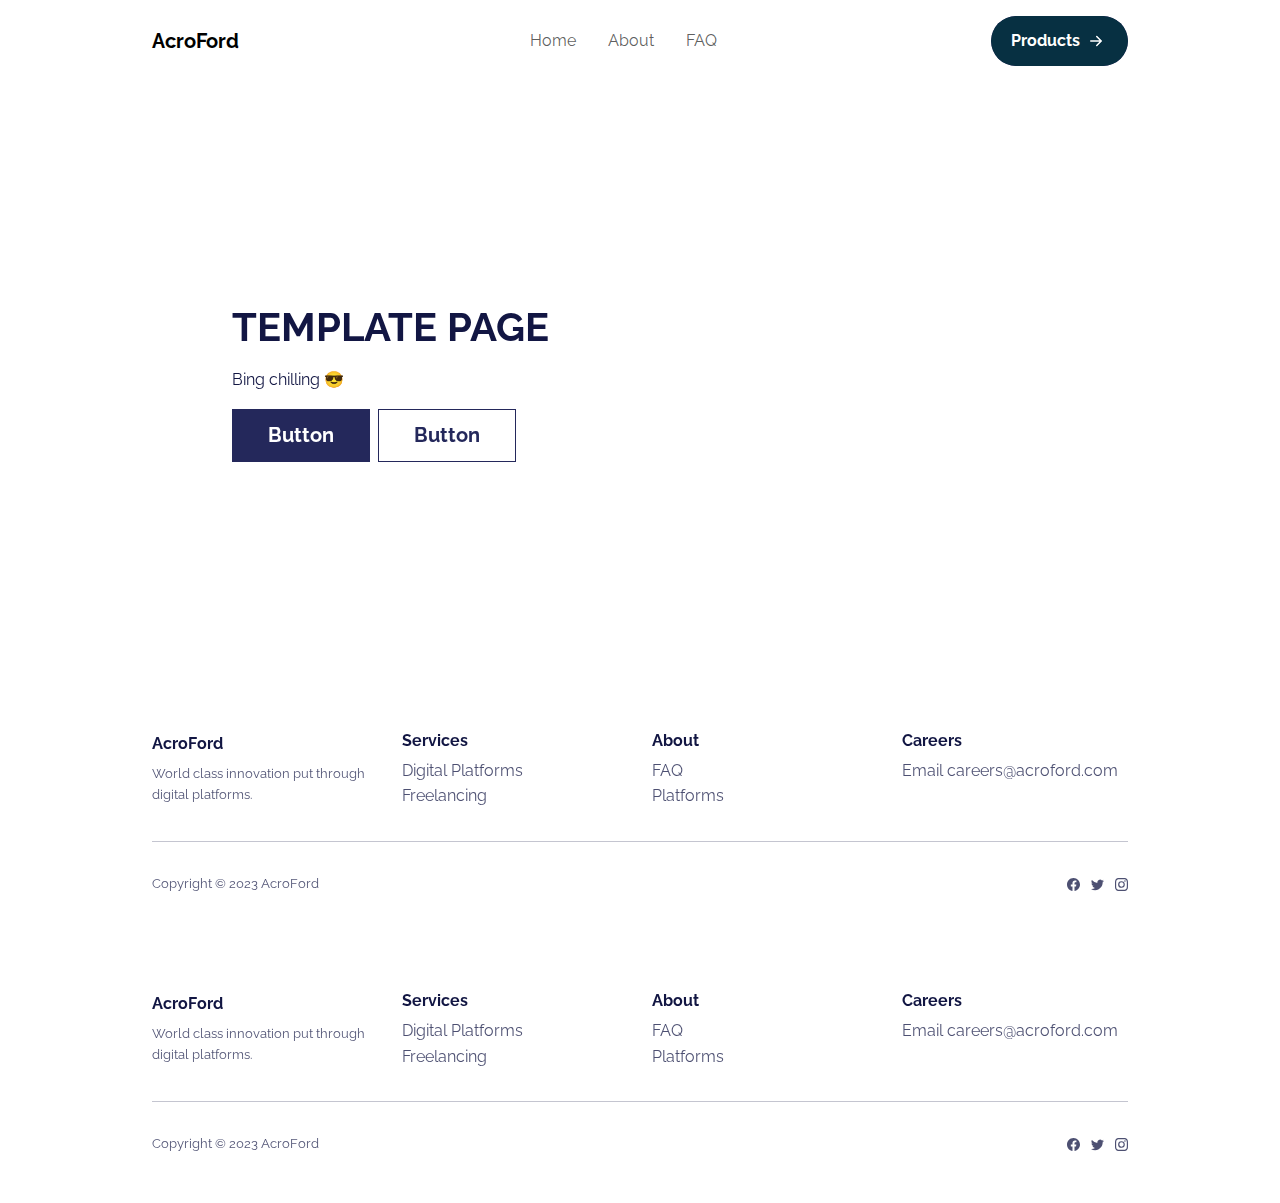
<file: template.html>
<!DOCTYPE html>
<html data-bs-theme="light" lang="en">

<head>
    <meta charset="utf-8">
    <meta name="viewport" content="width=device-width, initial-scale=1.0, shrink-to-fit=no">
    <title>Home - AcroFord</title>
    <link rel="canonical" href="https://acroford.com/template.html">
    <meta property="og:url" content="https://acroford.com/template.html">
    <meta name="twitter:description" content="Welcome to AcroFord 👋, Where we design world-class 🌍digital platforms 🌐 with intuitive interfaces and helpful tools ✨">
    <meta name="twitter:card" content="summary">
    <meta property="og:description" content="Welcome to AcroFord 👋, Where we design world-class 🌍digital platforms 🌐 with intuitive interfaces and helpful tools ✨">
    <meta property="og:image" content="https://acroford.com/assets/img/transaprent_crop.webp">
    <meta name="description" content="Welcome to AcroFord 👋, Where we design world-class 🌍digital platforms 🌐 with intuitive interfaces and helpful tools ✨">
    <meta property="og:type" content="website">
    <meta property="og:title" content="AcroFord">
    <meta name="twitter:image" content="https://acroford.com/assets/img/transaprent_crop.webp">
    <meta name="twitter:title" content="AcroFord">
    <link rel="icon" type="image/webp" sizes="1003x995" href="assets/img/transaprent_crop.webp?h=7d45ae5352a06a35289550f6f1497be0">
    <link rel="icon" type="image/webp" sizes="1003x995" href="assets/img/transaprent_crop.webp?h=7d45ae5352a06a35289550f6f1497be0">
    <link rel="icon" type="image/webp" sizes="1003x995" href="assets/img/transaprent_crop.webp?h=7d45ae5352a06a35289550f6f1497be0">
    <link rel="icon" type="image/webp" sizes="1003x995" href="assets/img/transaprent_crop.webp?h=7d45ae5352a06a35289550f6f1497be0">
    <link rel="icon" type="image/webp" sizes="1003x995" href="assets/img/transaprent_crop.webp?h=7d45ae5352a06a35289550f6f1497be0">
    <link rel="stylesheet" href="assets/bootstrap/css/bootstrap.min.css?h=5fe79462834491b3bde4026987c3b88c">
    <link rel="manifest" href="manifest.json?h=5b9cb1b5426cf9488c36864bbe4bce34">
    <link rel="stylesheet" href="https://fonts.googleapis.com/css?family=Raleway:300italic,400italic,600italic,700italic,800italic,400,300,600,700,800&amp;display=swap">
    <link rel="stylesheet" href="assets/css/aib.compiled.css?h=81d70c0f8d48d35d04683ec529545b32">
    <link rel="stylesheet" href="assets/css/Google-Products-Accordion-apps-accordion.css?h=39187c4619fb1a5404b2a87afbb16f09">
    <link rel="stylesheet" href="assets/css/gTexts.css?h=83496be6f24f2b9634b314231c01e137">
    <link rel="stylesheet" href="assets/css/style.css?h=6f5980ebb8321a48aae137829a4a16bb">
</head>

<body>
    <!-- Start: Navbar Centered Links -->
    <nav class="navbar navbar-expand-md sticky-top navbar-shrink py-3 navbar-light" id="mainNav">
        <div class="container"><a class="navbar-brand d-flex align-items-center" href="https://acroford.com"><span>AcroFord</span></a><button data-bs-toggle="collapse" class="navbar-toggler" data-bs-target="#navcol-2"><span class="visually-hidden">Toggle navigation</span><span class="navbar-toggler-icon"></span></button>
            <div class="collapse navbar-collapse" id="navcol-2">
                <ul class="navbar-nav mx-auto">
                    <li class="nav-item"><a class="nav-link" href="index.html">Home</a></li>
                    <li class="nav-item"><a class="nav-link" href="platforms.html">About</a></li>
                    <li class="nav-item"><a class="nav-link" href="faq.html">FAQ</a></li>
                </ul><a class="btn btn-primary d-md-flex justify-content-md-center align-items-md-center aib" role="button" href="products.html">Products&nbsp;<svg xmlns="http://www.w3.org/2000/svg" width="1em" height="1em" fill="currentColor" viewBox="0 0 16 16" class="bi bi-arrow-right-short" style="font-size: 24px;">
                        <path fill-rule="evenodd" d="M4 8a.5.5 0 0 1 .5-.5h5.793L8.146 5.354a.5.5 0 1 1 .708-.708l3 3a.5.5 0 0 1 0 .708l-3 3a.5.5 0 0 1-.708-.708L10.293 8.5H4.5A.5.5 0 0 1 4 8z"></path>
                    </svg> </a>
            </div>
        </div>
    </nav><!-- End: Navbar Centered Links -->
    <!-- Start: Hero Parallax -->
    <section>
        <!-- Start: Parallax Background -->
        <div data-bss-parallax-bg="true" style="height: 600px;background-image: url(https://cdn.bootstrapstudio.io/placeholders/1400x800.png);background-position: center;background-size: cover;">
            <div class="container h-100">
                <div class="row h-100">
                    <div class="col-md-6 text-center text-md-start d-flex d-sm-flex d-md-flex justify-content-center align-items-center justify-content-md-start align-items-md-center justify-content-xl-center">
                        <div style="max-width: 350px;">
                            <h1 class="text-uppercase fw-bold">TEMPLATE PAGE</h1>
                            <p class="my-3">Bing chilling 😎</p><a class="btn btn-primary btn-lg me-2" role="button" href="#">Button</a><a class="btn btn-outline-primary btn-lg" role="button" href="#">Button</a>
                        </div>
                    </div>
                </div>
            </div>
        </div><!-- End: Parallax Background -->
    </section><!-- End: Hero Parallax -->
    <!-- Start: Footer Multi Column -->
    <footer>
        <div class="container py-4 py-lg-5">
            <div class="row row-cols-2 row-cols-md-4">
                <!-- Start: Social Icons -->
                <div class="col-12 col-md-3">
                    <div class="fw-bold d-flex align-items-center mb-2"><span>AcroFord</span></div>
                    <p class="text-muted">World class innovation put through digital platforms.</p>
                </div><!-- End: Social Icons -->
                <!-- Start: Services -->
                <div class="col-sm-4 col-md-3 text-lg-start d-flex flex-column">
                    <h3 class="fs-6 fw-bold">Services</h3>
                    <ul class="list-unstyled">
                        <li><a href="#">Digital Platforms</a></li>
                        <li><a href="#">Freelancing</a></li>
                    </ul>
                </div><!-- End: Services -->
                <!-- Start: About -->
                <div class="col-sm-4 col-md-3 text-lg-start d-flex flex-column">
                    <h3 class="fs-6 fw-bold">About</h3>
                    <ul class="list-unstyled">
                        <li><a href="#">FAQ</a></li>
                        <li><a href="#">Platforms</a></li>
                    </ul>
                </div><!-- End: About -->
                <!-- Start: Careers -->
                <div class="col-sm-4 col-md-3 text-lg-start d-flex flex-column">
                    <h3 class="fs-6 fw-bold">Careers</h3>
                    <ul class="list-unstyled">
                        <li><a href="mailto:careers@acroford.com">Email careers@acroford.com</a></li>
                    </ul>
                </div><!-- End: Careers -->
            </div>
            <hr>
            <div class="text-muted d-flex justify-content-between align-items-center pt-3">
                <p class="mb-0">Copyright © 2023 AcroFord</p>
                <ul class="list-inline mb-0">
                    <li class="list-inline-item"><svg xmlns="http://www.w3.org/2000/svg" width="1em" height="1em" fill="currentColor" viewBox="0 0 16 16" class="bi bi-facebook">
                            <path d="M16 8.049c0-4.446-3.582-8.05-8-8.05C3.58 0-.002 3.603-.002 8.05c0 4.017 2.926 7.347 6.75 7.951v-5.625h-2.03V8.05H6.75V6.275c0-2.017 1.195-3.131 3.022-3.131.876 0 1.791.157 1.791.157v1.98h-1.009c-.993 0-1.303.621-1.303 1.258v1.51h2.218l-.354 2.326H9.25V16c3.824-.604 6.75-3.934 6.75-7.951z"></path>
                        </svg></li>
                    <li class="list-inline-item"><svg xmlns="http://www.w3.org/2000/svg" width="1em" height="1em" fill="currentColor" viewBox="0 0 16 16" class="bi bi-twitter">
                            <path d="M5.026 15c6.038 0 9.341-5.003 9.341-9.334 0-.14 0-.282-.006-.422A6.685 6.685 0 0 0 16 3.542a6.658 6.658 0 0 1-1.889.518 3.301 3.301 0 0 0 1.447-1.817 6.533 6.533 0 0 1-2.087.793A3.286 3.286 0 0 0 7.875 6.03a9.325 9.325 0 0 1-6.767-3.429 3.289 3.289 0 0 0 1.018 4.382A3.323 3.323 0 0 1 .64 6.575v.045a3.288 3.288 0 0 0 2.632 3.218 3.203 3.203 0 0 1-.865.115 3.23 3.23 0 0 1-.614-.057 3.283 3.283 0 0 0 3.067 2.277A6.588 6.588 0 0 1 .78 13.58a6.32 6.32 0 0 1-.78-.045A9.344 9.344 0 0 0 5.026 15z"></path>
                        </svg></li>
                    <li class="list-inline-item"><svg xmlns="http://www.w3.org/2000/svg" width="1em" height="1em" fill="currentColor" viewBox="0 0 16 16" class="bi bi-instagram">
                            <path d="M8 0C5.829 0 5.556.01 4.703.048 3.85.088 3.269.222 2.76.42a3.917 3.917 0 0 0-1.417.923A3.927 3.927 0 0 0 .42 2.76C.222 3.268.087 3.85.048 4.7.01 5.555 0 5.827 0 8.001c0 2.172.01 2.444.048 3.297.04.852.174 1.433.372 1.942.205.526.478.972.923 1.417.444.445.89.719 1.416.923.51.198 1.09.333 1.942.372C5.555 15.99 5.827 16 8 16s2.444-.01 3.298-.048c.851-.04 1.434-.174 1.943-.372a3.916 3.916 0 0 0 1.416-.923c.445-.445.718-.891.923-1.417.197-.509.332-1.09.372-1.942C15.99 10.445 16 10.173 16 8s-.01-2.445-.048-3.299c-.04-.851-.175-1.433-.372-1.941a3.926 3.926 0 0 0-.923-1.417A3.911 3.911 0 0 0 13.24.42c-.51-.198-1.092-.333-1.943-.372C10.443.01 10.172 0 7.998 0h.003zm-.717 1.442h.718c2.136 0 2.389.007 3.232.046.78.035 1.204.166 1.486.275.373.145.64.319.92.599.28.28.453.546.598.92.11.281.24.705.275 1.485.039.843.047 1.096.047 3.231s-.008 2.389-.047 3.232c-.035.78-.166 1.203-.275 1.485a2.47 2.47 0 0 1-.599.919c-.28.28-.546.453-.92.598-.28.11-.704.24-1.485.276-.843.038-1.096.047-3.232.047s-2.39-.009-3.233-.047c-.78-.036-1.203-.166-1.485-.276a2.478 2.478 0 0 1-.92-.598 2.48 2.48 0 0 1-.6-.92c-.109-.281-.24-.705-.275-1.485-.038-.843-.046-1.096-.046-3.233 0-2.136.008-2.388.046-3.231.036-.78.166-1.204.276-1.486.145-.373.319-.64.599-.92.28-.28.546-.453.92-.598.282-.11.705-.24 1.485-.276.738-.034 1.024-.044 2.515-.045v.002zm4.988 1.328a.96.96 0 1 0 0 1.92.96.96 0 0 0 0-1.92zm-4.27 1.122a4.109 4.109 0 1 0 0 8.217 4.109 4.109 0 0 0 0-8.217zm0 1.441a2.667 2.667 0 1 1 0 5.334 2.667 2.667 0 0 1 0-5.334z"></path>
                        </svg></li>
                </ul>
            </div>
        </div>
    </footer><!-- End: Footer Multi Column -->
    <!-- Start: Footer Multi Column -->
    <footer>
        <div class="container py-4 py-lg-5">
            <div class="row row-cols-2 row-cols-md-4">
                <!-- Start: Social Icons -->
                <div class="col-12 col-md-3">
                    <div class="fw-bold d-flex align-items-center mb-2"><span>AcroFord</span></div>
                    <p class="text-muted">World class innovation put through digital platforms.</p>
                </div><!-- End: Social Icons -->
                <!-- Start: Services -->
                <div class="col-sm-4 col-md-3 text-lg-start d-flex flex-column">
                    <h3 class="fs-6 fw-bold">Services</h3>
                    <ul class="list-unstyled">
                        <li><a href="#">Digital Platforms</a></li>
                        <li><a href="#">Freelancing</a></li>
                    </ul>
                </div><!-- End: Services -->
                <!-- Start: About -->
                <div class="col-sm-4 col-md-3 text-lg-start d-flex flex-column">
                    <h3 class="fs-6 fw-bold">About</h3>
                    <ul class="list-unstyled">
                        <li><a href="#">FAQ</a></li>
                        <li><a href="#">Platforms</a></li>
                    </ul>
                </div><!-- End: About -->
                <!-- Start: Careers -->
                <div class="col-sm-4 col-md-3 text-lg-start d-flex flex-column">
                    <h3 class="fs-6 fw-bold">Careers</h3>
                    <ul class="list-unstyled">
                        <li><a href="mailto:careers@acroford.com">Email careers@acroford.com</a></li>
                    </ul>
                </div><!-- End: Careers -->
            </div>
            <hr>
            <div class="text-muted d-flex justify-content-between align-items-center pt-3">
                <p class="mb-0">Copyright © 2023 AcroFord</p>
                <ul class="list-inline mb-0">
                    <li class="list-inline-item"><svg xmlns="http://www.w3.org/2000/svg" width="1em" height="1em" fill="currentColor" viewBox="0 0 16 16" class="bi bi-facebook">
                            <path d="M16 8.049c0-4.446-3.582-8.05-8-8.05C3.58 0-.002 3.603-.002 8.05c0 4.017 2.926 7.347 6.75 7.951v-5.625h-2.03V8.05H6.75V6.275c0-2.017 1.195-3.131 3.022-3.131.876 0 1.791.157 1.791.157v1.98h-1.009c-.993 0-1.303.621-1.303 1.258v1.51h2.218l-.354 2.326H9.25V16c3.824-.604 6.75-3.934 6.75-7.951z"></path>
                        </svg></li>
                    <li class="list-inline-item"><svg xmlns="http://www.w3.org/2000/svg" width="1em" height="1em" fill="currentColor" viewBox="0 0 16 16" class="bi bi-twitter">
                            <path d="M5.026 15c6.038 0 9.341-5.003 9.341-9.334 0-.14 0-.282-.006-.422A6.685 6.685 0 0 0 16 3.542a6.658 6.658 0 0 1-1.889.518 3.301 3.301 0 0 0 1.447-1.817 6.533 6.533 0 0 1-2.087.793A3.286 3.286 0 0 0 7.875 6.03a9.325 9.325 0 0 1-6.767-3.429 3.289 3.289 0 0 0 1.018 4.382A3.323 3.323 0 0 1 .64 6.575v.045a3.288 3.288 0 0 0 2.632 3.218 3.203 3.203 0 0 1-.865.115 3.23 3.23 0 0 1-.614-.057 3.283 3.283 0 0 0 3.067 2.277A6.588 6.588 0 0 1 .78 13.58a6.32 6.32 0 0 1-.78-.045A9.344 9.344 0 0 0 5.026 15z"></path>
                        </svg></li>
                    <li class="list-inline-item"><svg xmlns="http://www.w3.org/2000/svg" width="1em" height="1em" fill="currentColor" viewBox="0 0 16 16" class="bi bi-instagram">
                            <path d="M8 0C5.829 0 5.556.01 4.703.048 3.85.088 3.269.222 2.76.42a3.917 3.917 0 0 0-1.417.923A3.927 3.927 0 0 0 .42 2.76C.222 3.268.087 3.85.048 4.7.01 5.555 0 5.827 0 8.001c0 2.172.01 2.444.048 3.297.04.852.174 1.433.372 1.942.205.526.478.972.923 1.417.444.445.89.719 1.416.923.51.198 1.09.333 1.942.372C5.555 15.99 5.827 16 8 16s2.444-.01 3.298-.048c.851-.04 1.434-.174 1.943-.372a3.916 3.916 0 0 0 1.416-.923c.445-.445.718-.891.923-1.417.197-.509.332-1.09.372-1.942C15.99 10.445 16 10.173 16 8s-.01-2.445-.048-3.299c-.04-.851-.175-1.433-.372-1.941a3.926 3.926 0 0 0-.923-1.417A3.911 3.911 0 0 0 13.24.42c-.51-.198-1.092-.333-1.943-.372C10.443.01 10.172 0 7.998 0h.003zm-.717 1.442h.718c2.136 0 2.389.007 3.232.046.78.035 1.204.166 1.486.275.373.145.64.319.92.599.28.28.453.546.598.92.11.281.24.705.275 1.485.039.843.047 1.096.047 3.231s-.008 2.389-.047 3.232c-.035.78-.166 1.203-.275 1.485a2.47 2.47 0 0 1-.599.919c-.28.28-.546.453-.92.598-.28.11-.704.24-1.485.276-.843.038-1.096.047-3.232.047s-2.39-.009-3.233-.047c-.78-.036-1.203-.166-1.485-.276a2.478 2.478 0 0 1-.92-.598 2.48 2.48 0 0 1-.6-.92c-.109-.281-.24-.705-.275-1.485-.038-.843-.046-1.096-.046-3.233 0-2.136.008-2.388.046-3.231.036-.78.166-1.204.276-1.486.145-.373.319-.64.599-.92.28-.28.546-.453.92-.598.282-.11.705-.24 1.485-.276.738-.034 1.024-.044 2.515-.045v.002zm4.988 1.328a.96.96 0 1 0 0 1.92.96.96 0 0 0 0-1.92zm-4.27 1.122a4.109 4.109 0 1 0 0 8.217 4.109 4.109 0 0 0 0-8.217zm0 1.441a2.667 2.667 0 1 1 0 5.334 2.667 2.667 0 0 1 0-5.334z"></path>
                        </svg></li>
                </ul>
            </div>
        </div>
    </footer><!-- End: Footer Multi Column -->
    <script src="assets/bootstrap/js/bootstrap.min.js?h=e55bde7d6e36ebf17ba0b8c1e80e4065"></script>
    <script src="assets/js/bs-init.js?h=c7d551e56109722aa0f77cad2cadf587"></script>
    <script src="assets/js/gtag.js?h=e6b0e4da2b6ff87bc99f9ee61e148002"></script>
    <script src="https://www.googletagmanager.com/gtag/js?id=G-E9DHJ6W2RZ"></script>
    <script src="assets/js/startup-modern.js?h=860a1ecddc64fd24c02f2fc109343dbd"></script>
</body>

</html>
</file>
<file: assets/css/aib.compiled.css>
.aib {
  display: inline-block;
  padding: 0.75rem 1.25rem;
  color: #fff;
  font-size: 1rem;
  transition: all 0.3s;
  position: relative;
  overflow: hidden;
  z-index: 1;
}
.aib:after {
  content: "";
  position: absolute;
  bottom: 0;
  left: 0;
  width: 100%;
  height: 100%;
  background-color: #073042;
  border-radius: 10rem;
  z-index: -2;
}
.aib:before {
  content: "";
  position: absolute;
  bottom: 0;
  left: 0;
  width: 0%;
  height: 100%;
  background-color: #6dd58c;
  transition: all 0.3s;
  border-radius: 10rem;
  z-index: -1;
}
.aib:hover {
  color: #073042 !important;
}
.aib:hover:before {
  width: 100%;
}
</file>
<file: assets/css/Google-Products-Accordion-apps-accordion.css>
body {
  background-color: #fafafa;
}

#apps {
  color: #757575;
  font: 300 normal 16px Roboto, Arial, Helvetica, sans-serif;
  margin-top: 30px;
  margin-bottom: 30px;
}

@media (min-width:1200px) {
  #apps.container {
    width: 1200px;
  }
}

@media (min-width:1440px) {
  #apps.container {
    width: 1440px;
  }
}

#apps .row.is-flex {
  display: flex;
  flex-wrap: wrap;
}

#apps .row.is-flex > [class*='col-'] {
  display: flex;
  flex-direction: column;
}

#apps .row.is-flex {
  display: -webkit-box;
  display: -webkit-flex;
  display: -ms-flexbox;
  display: flex;
  -webkit-flex-wrap: wrap;
  -ms-flex-wrap: wrap;
  flex-wrap: wrap;
}

#apps .row.is-flex > [class*='col-'] {
  display: -webkit-box;
  display: -webkit-flex;
  display: -ms-flexbox;
  display: flex;
  -webkit-box-orient: vertical;
  -webkit-box-direction: normal;
  -webkit-flex-direction: column;
  -ms-flex-direction: column;
  flex-direction: column;
  padding-left: 10px;
  padding-right: 10px;
}

#apps .panel-group .panel + .panel {
  margin-top: 0;
  border: none;
}

.panel-apps {
  border: none;
}

#apps .panel-title {
  color: #fff;
  font-size: 22px;
  font-weight: 300;
  line-height: 30px;
}

#apps .panel-title a:hover, .panel-title a:focus {
  text-decoration: none;
}

#apps .panel-title .material-icons {
  display: inline-flex;
  vertical-align: middle;
  margin-right: .5em;
  transition: transform .3s cubic-bezier(.4,0,.2,1);
}

.panel-apps > .panel-heading {
  background-color: #4285F4;
  background-image: none;
  border-radius: 0;
  padding: 20px 4%;
  cursor: pointer;
  border: none;
  border-bottom: 1px solid #247cf3;
}

.panel-apps > .panel-heading:hover {
  background-color: #508EF5;
}

.app {
  margin: 15px auto;
}

.app a {
  display: block;
}

.app a:hover {
  text-decoration: none;
}

.app img {
  display: block;
  margin: 0 auto;
}

.app span {
  display: block;
  padding-top: 5px;
  text-decoration: none;
  text-align: center;
}

.app a span {
  color: #757575;
}

.app a:hover span {
  color: #9e9e9e;
}
</file>
<file: assets/css/gTexts.css>
.gtext-unknown {
  background: linear-gradient(128deg, var(--bs-code-color) 0%, var(--bs-indigo) 100%);
  -webkit-background-clip: text;
  -webkit-text-fill-color: transparent;
  font-size: 42px;
}

.gtext-green {
  background: linear-gradient(45deg, #6effb0, #1a8cff);
  -webkit-background-clip: text;
  -webkit-text-fill-color: transparent;
}

.gtext-vibrantSun {
  background: linear-gradient(90deg, rgba(131,58,180,1) 0%, rgba(253,29,29,1) 50%, rgba(252,176,69,1) 100%);
  -webkit-background-clip: text;
  -webkit-text-fill-color: transparent;
}

.gtext-redBlue {
  -webkit-background-clip: text!important;
  -webkit-text-fill-color: transparent!important;
  background: linear-gradient(-132deg, #FF0000, #0000FF)!important;
}

.gtext-blue {
  background: linear-gradient(90deg, #64b0c8 0%, #2192b5 100%);
  -webkit-background-clip: text;
  -webkit-text-fill-color: transparent;
}
</file>
<file: assets/css/style.css>
.enlargeOnHover {
  transition: transform .5s;
}

.enlargeOnHover:hover {
  transform: scale(1.15);
}

.aib {
  border-radius: 10rem!important;
  border-style: none;
}

.text-muted {
  font-size: small;
  margin-top: 0.5rem;
}

.fit-cover {
  object-fit: cover;
}

.rCard {
  transition: transform 0.6s;
  z-index: 1!important;
  border-radius: 15px!important;
}

.rCard:hover {
  transform: scale(1.055);
}

/* Enlarge partitions */

.enlarge-1 {
  transition: transform 0.6s;
}

.enlarge-1:hover {
  transform: scale(1.75);
}

.enlarge-2 {
  transition: transform 0.6s;
}

.enlarge-2:hover {
  transform: scale(1.5);
}

.enlarge-3 {
  transition: transform 0.6s;
}

.enlarge-3:hover {
  transform: scale(1.25);
}

.enlarge-4 {
  transition: transform 0.6s;
}

.enlarge-4:hover {
  transform: scale(1.1);
}

body {
  background: white;
}

.rContainer {
  overflow: hidden!important;
}

.bringF {
  z-index: 1;
}
</file>
